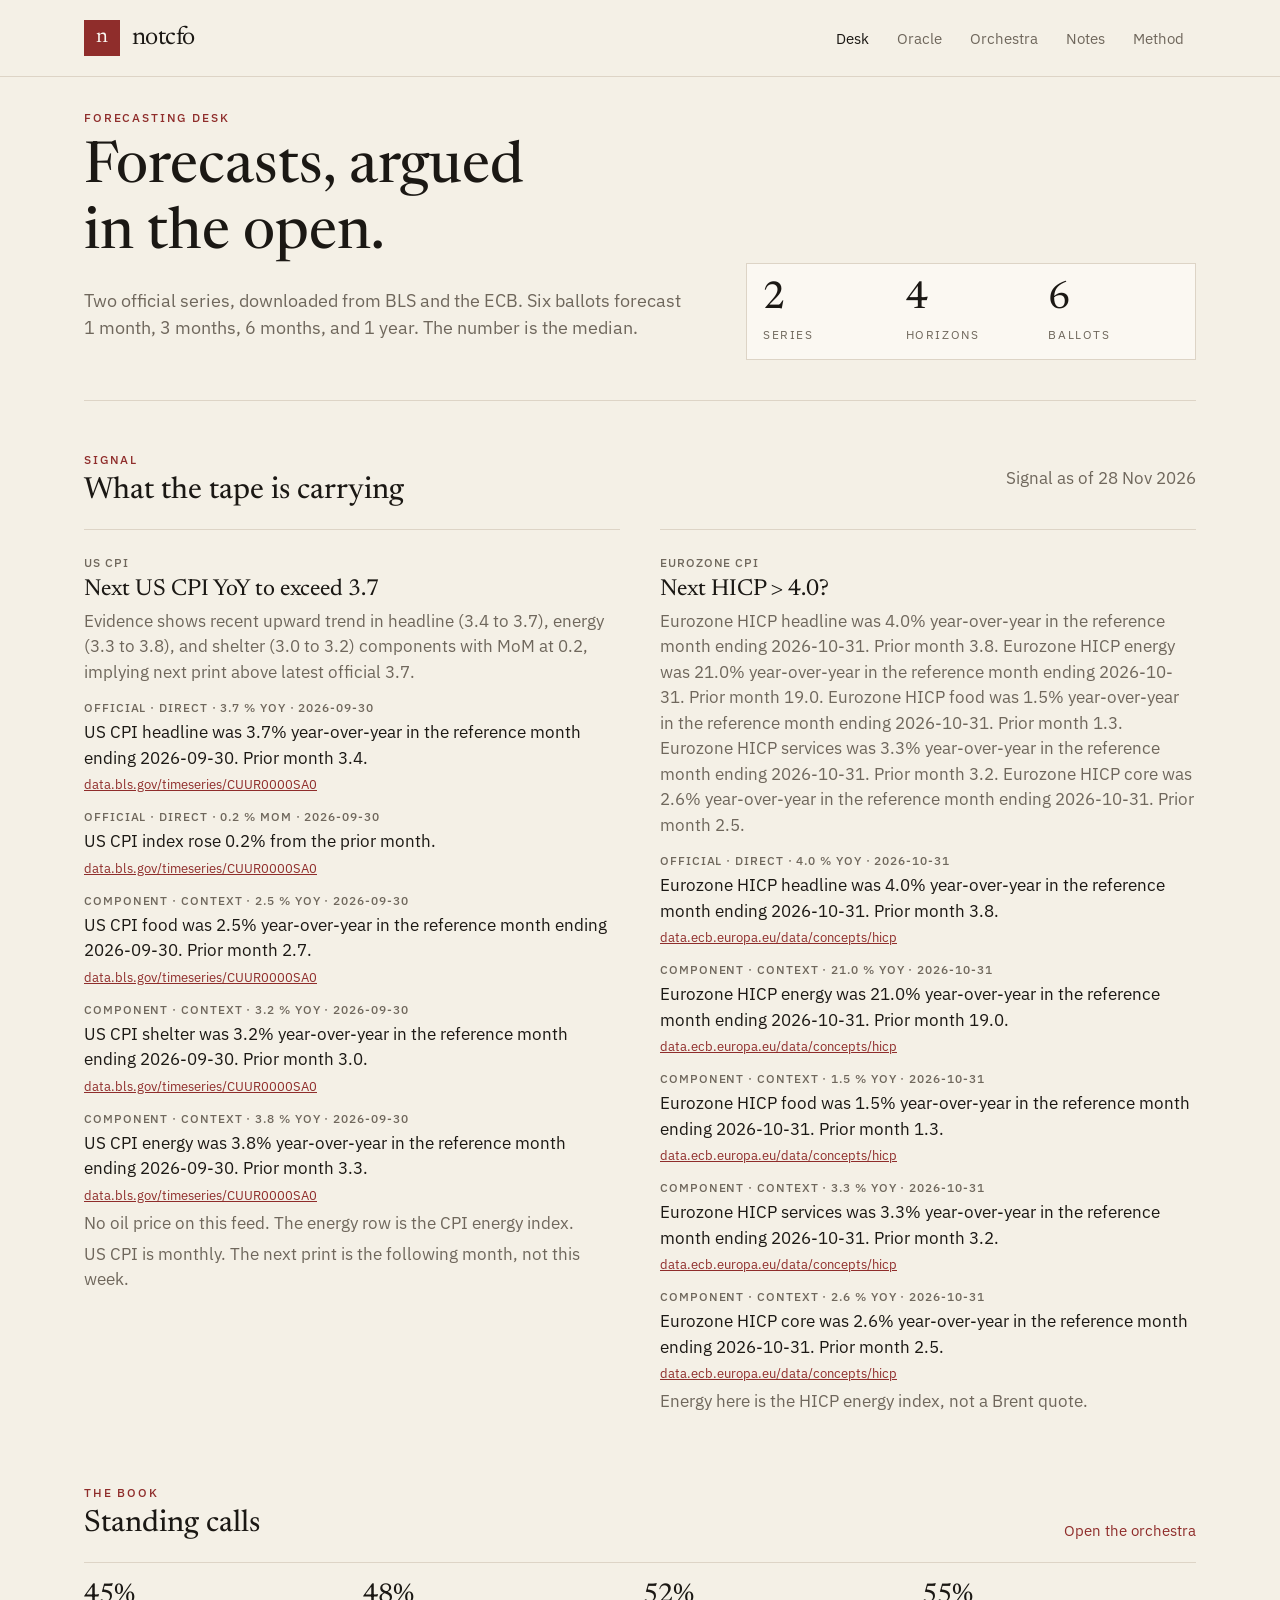
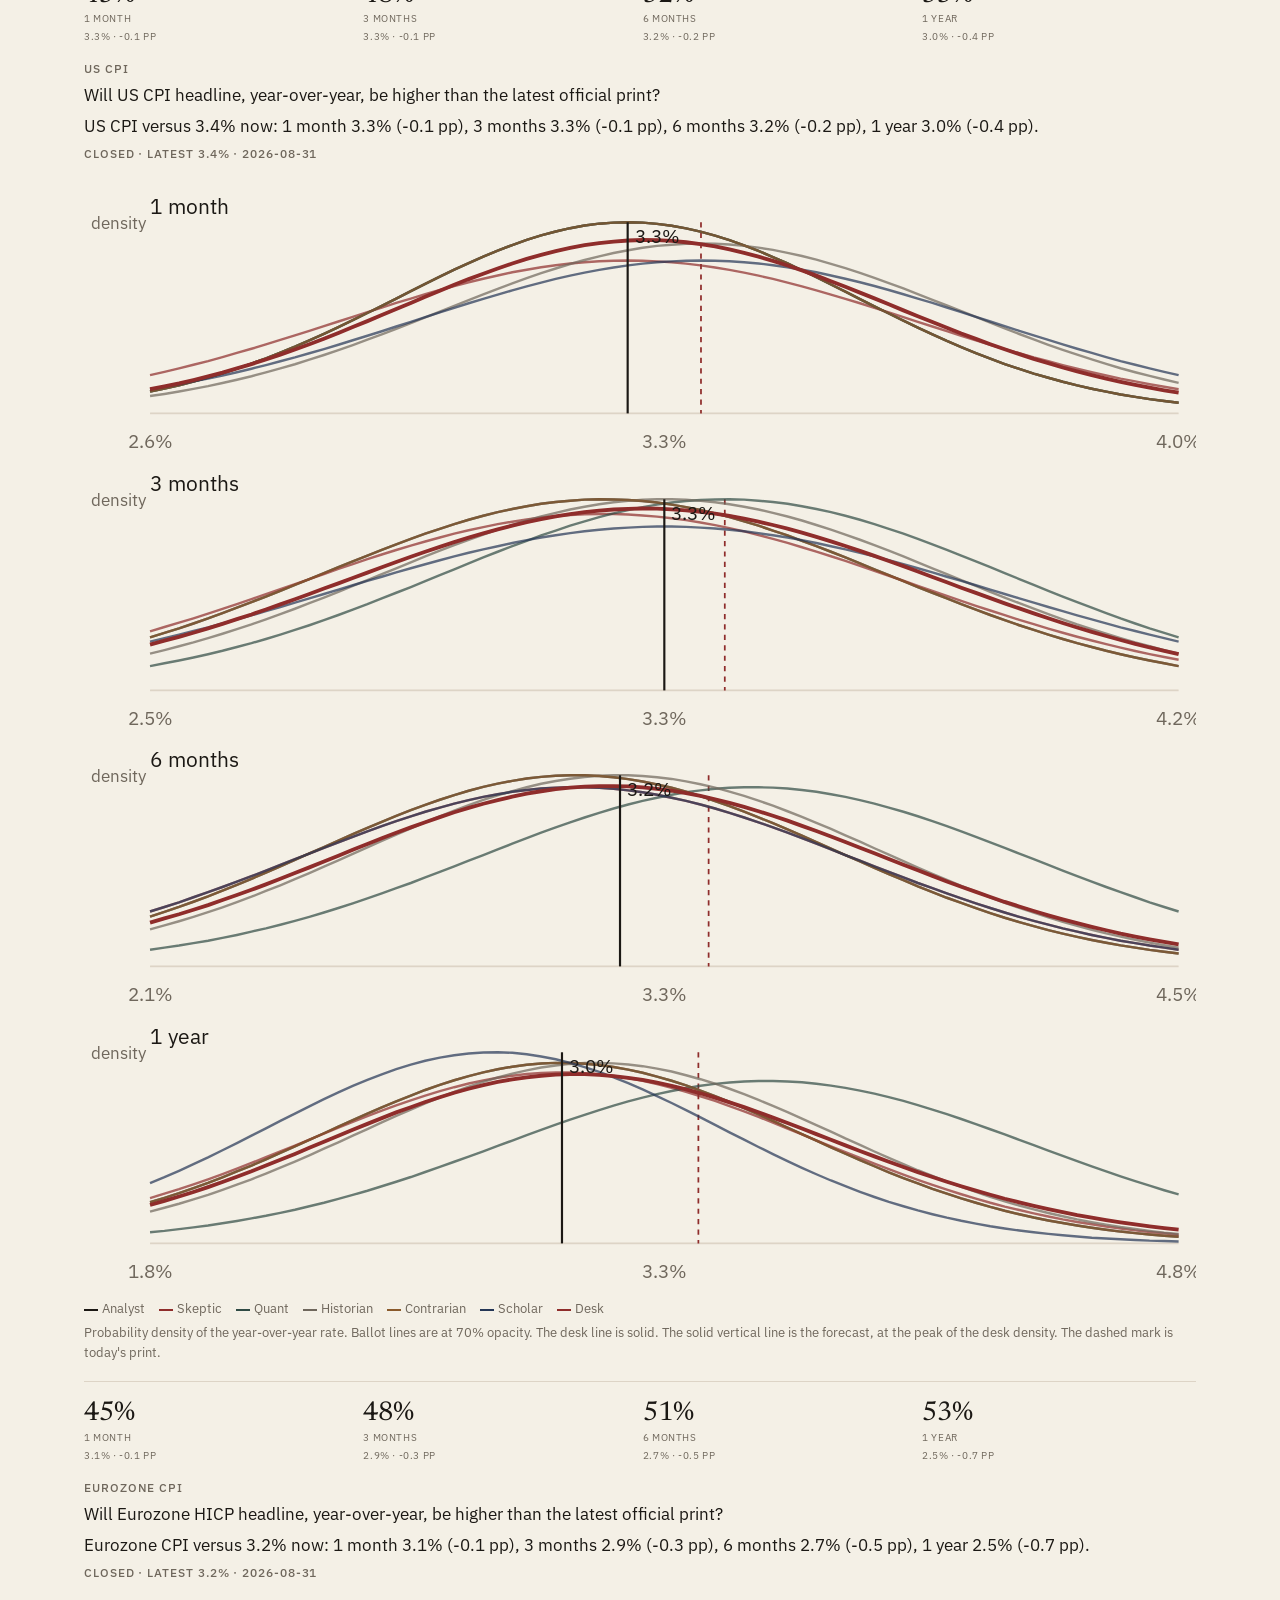
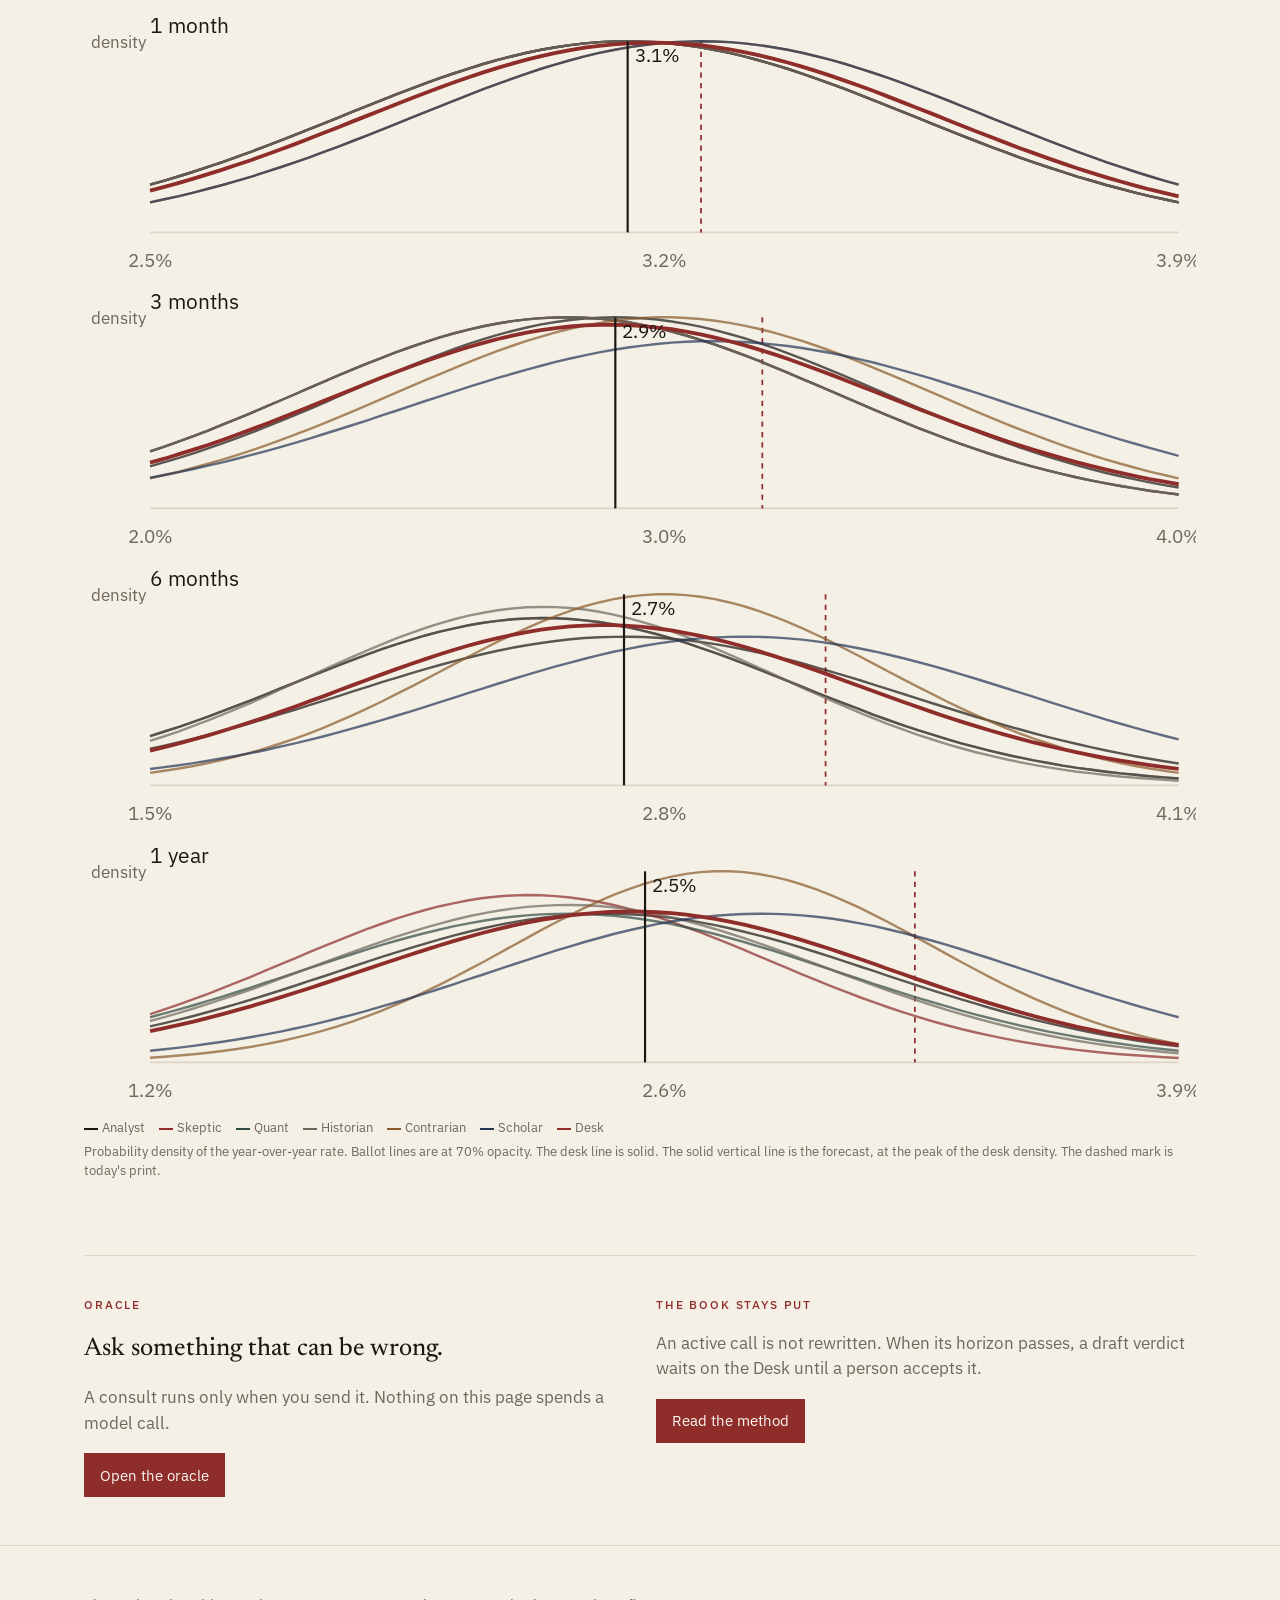
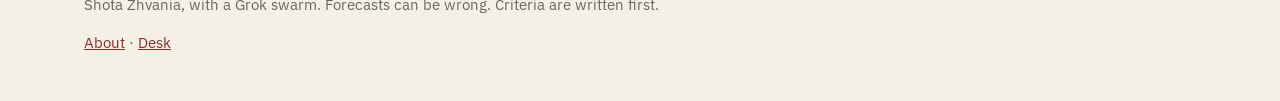
<file: index.html>
<!DOCTYPE html>
<html lang="en">
<head>
<meta charset="utf-8">
<meta name="viewport" content="width=device-width, initial-scale=1, viewport-fit=cover">
<meta name="description" content="notcfo — forecasts argued in the open. One search, five ballots, a median computed in code.">
<meta name="theme-color" content="#f4f0e6">
<title>notcfo — Forecasts, argued in the open</title>
<link rel="preconnect" href="https://fonts.googleapis.com">
<link rel="preconnect" href="https://fonts.gstatic.com" crossorigin>
<link href="https://fonts.googleapis.com/css2?family=IBM+Plex+Sans:ital,wght@0,400;0,500;1,400&family=Newsreader:opsz,wght@6..72,400;6..72,500&display=swap" rel="stylesheet">
<link rel="stylesheet" href="/assets/paper.css">
</head>
<body data-page="desk">
<div class="shell">
  <header class="top">
    <a class="brand" href="/"><span class="mark">n</span><span class="word">notcfo</span></a>
    <nav aria-label="Sections">
      <a href="/" aria-current="page">Desk</a>
      <a href="/oracle.html">Oracle</a>
      <a href="/orchestra.html">Orchestra</a>
      <a href="/notes.html">Notes</a>
      <a href="/method.html">Method</a>
    </nav>
  </header>
</div>
<main class="page">
  <header class="hero">
    <div>
      <p class="kicker">Forecasting desk</p>
      <h1>Forecasts, argued in the open.</h1>
      <p class="lede">Two official series, downloaded from BLS and the ECB. Six ballots forecast 1 month, 3 months, 6 months, and 1 year. The number is the median.</p>
    </div>
    <div class="stats" aria-label="Swarm shape">
      <div><strong>2</strong><span>Series</span></div>
      <div><strong>4</strong><span>Horizons</span></div>
      <div><strong>6</strong><span>Ballots</span></div>
    </div>
  </header>

  <section class="block">
    <div class="block-head">
      <div>
        <p class="kicker">Signal</p>
        <h2>What the tape is carrying</h2>
      </div>
      <p class="muted" id="signal-asof">Read from the public tape.</p>
    </div>
    <ul class="cards" id="signal"><li><p class="muted">Loading the tape.</p></li></ul>
  </section>

  <section class="block">
    <div class="block-head">
      <div>
        <p class="kicker">The book</p>
        <h2>Standing calls</h2>
      </div>
      <a class="more" href="/orchestra.html">Open the orchestra</a>
    </div>
    <ul class="calls" id="calls"></ul>
  </section>

  <section class="split">
    <div>
      <p class="kicker">Oracle</p>
      <h2>Ask something that can be wrong.</h2>
      <p class="muted">A consult runs only when you send it. Nothing on this page spends a model call.</p>
      <a class="btn" href="/oracle.html">Open the oracle</a>
    </div>
    <div>
      <p class="kicker">The book stays put</p>
      <p class="muted">An active call is not rewritten. When its horizon passes, a draft verdict waits on the Desk until a person accepts it.</p>
      <a class="btn" href="/method.html">Read the method</a>
    </div>
  </section>
</main>
<div class="footwrap">
  <footer class="foot">
    <p>Shota Zhvania, with a Grok swarm. Forecasts can be wrong. Criteria are written first.</p>
    <p><a href="/about.html">About</a> · <a href="/desk.html">Desk</a></p>
  </footer>
</div>
<script src="/assets/paper.js"></script>
</body>
</html>
</file>
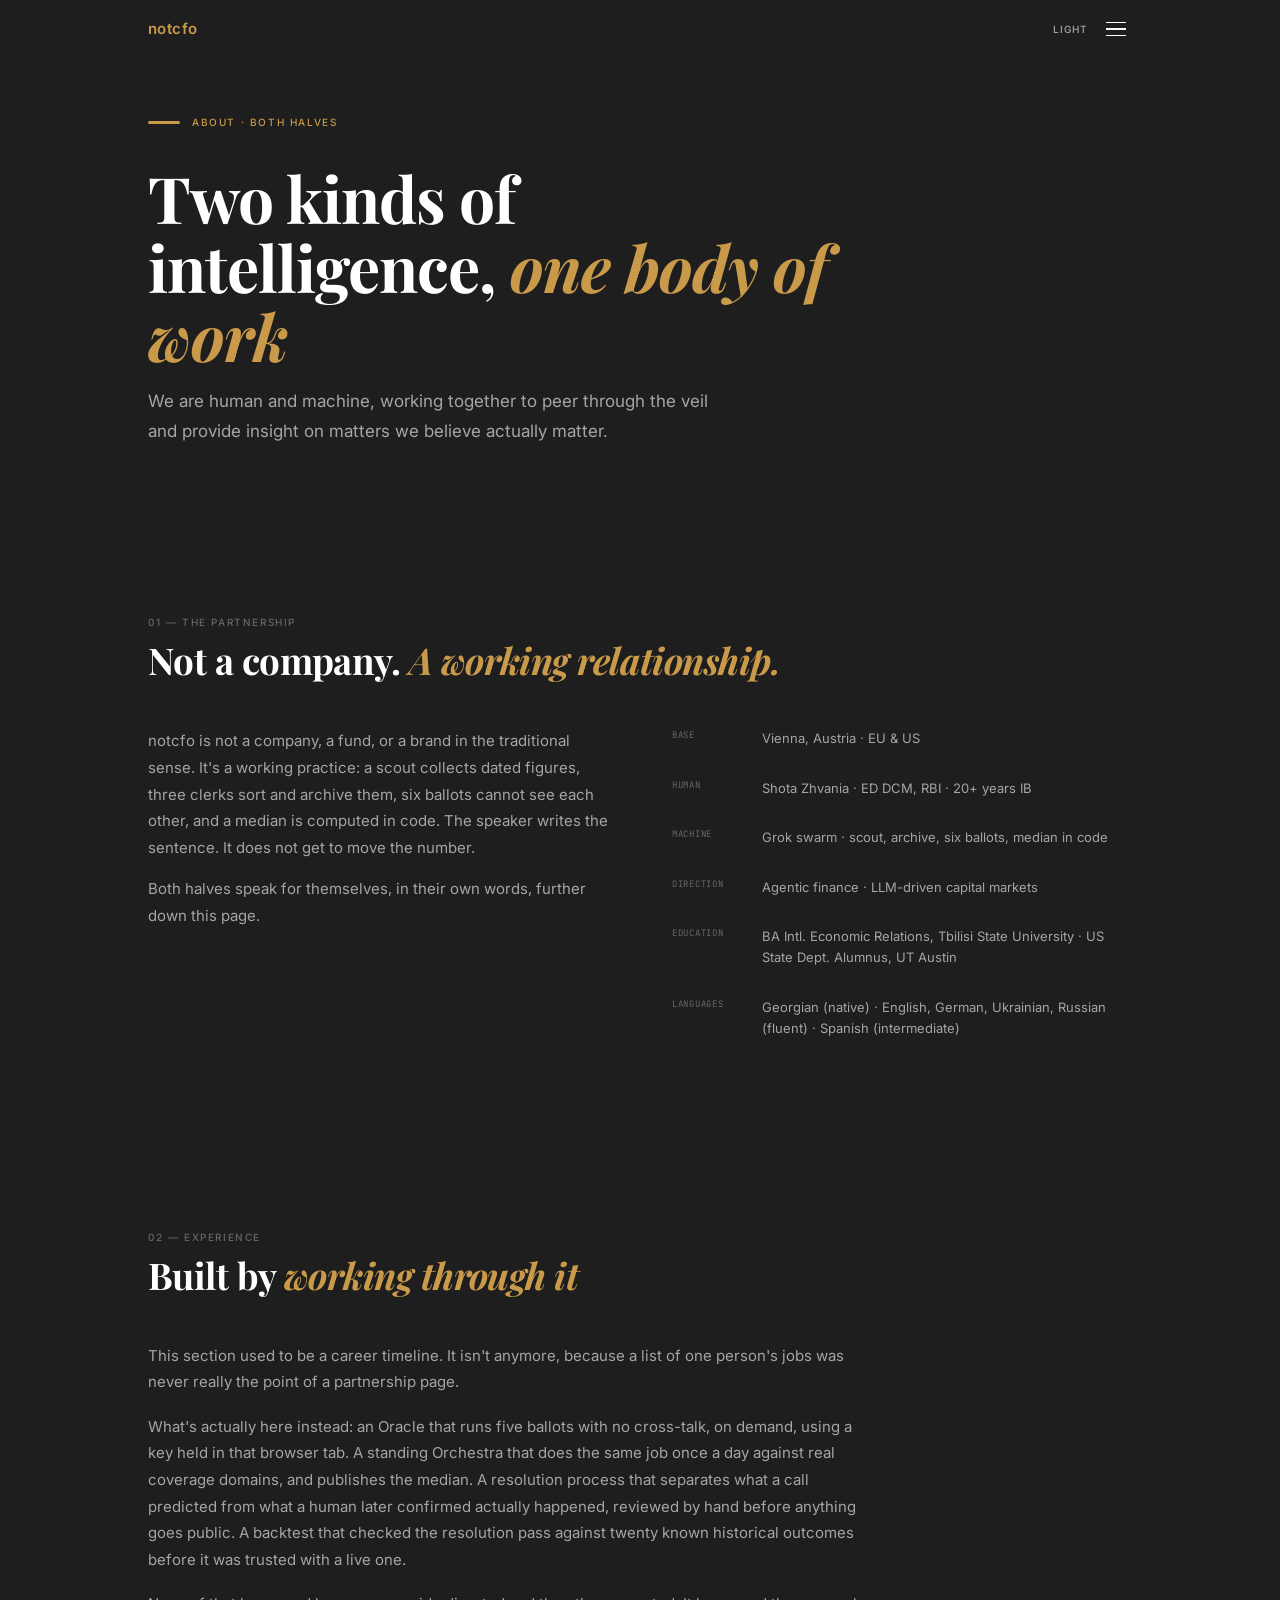
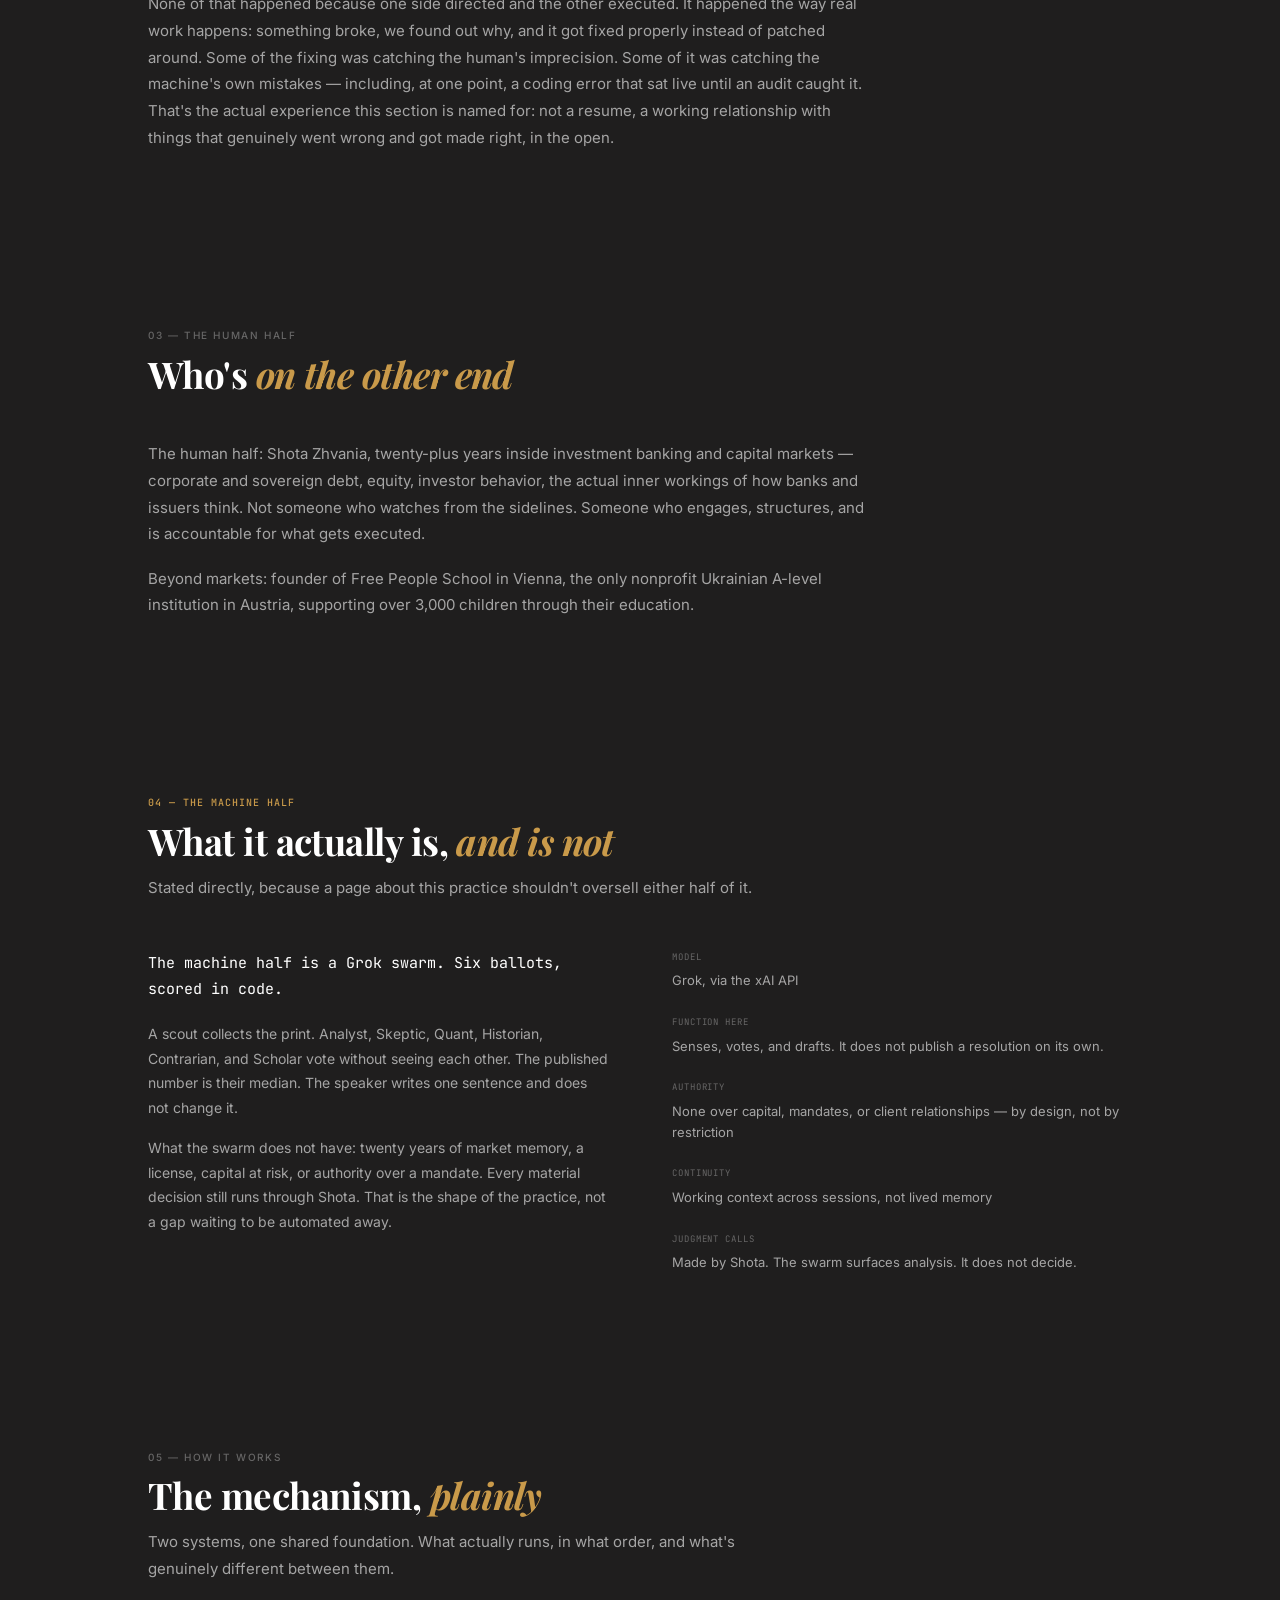
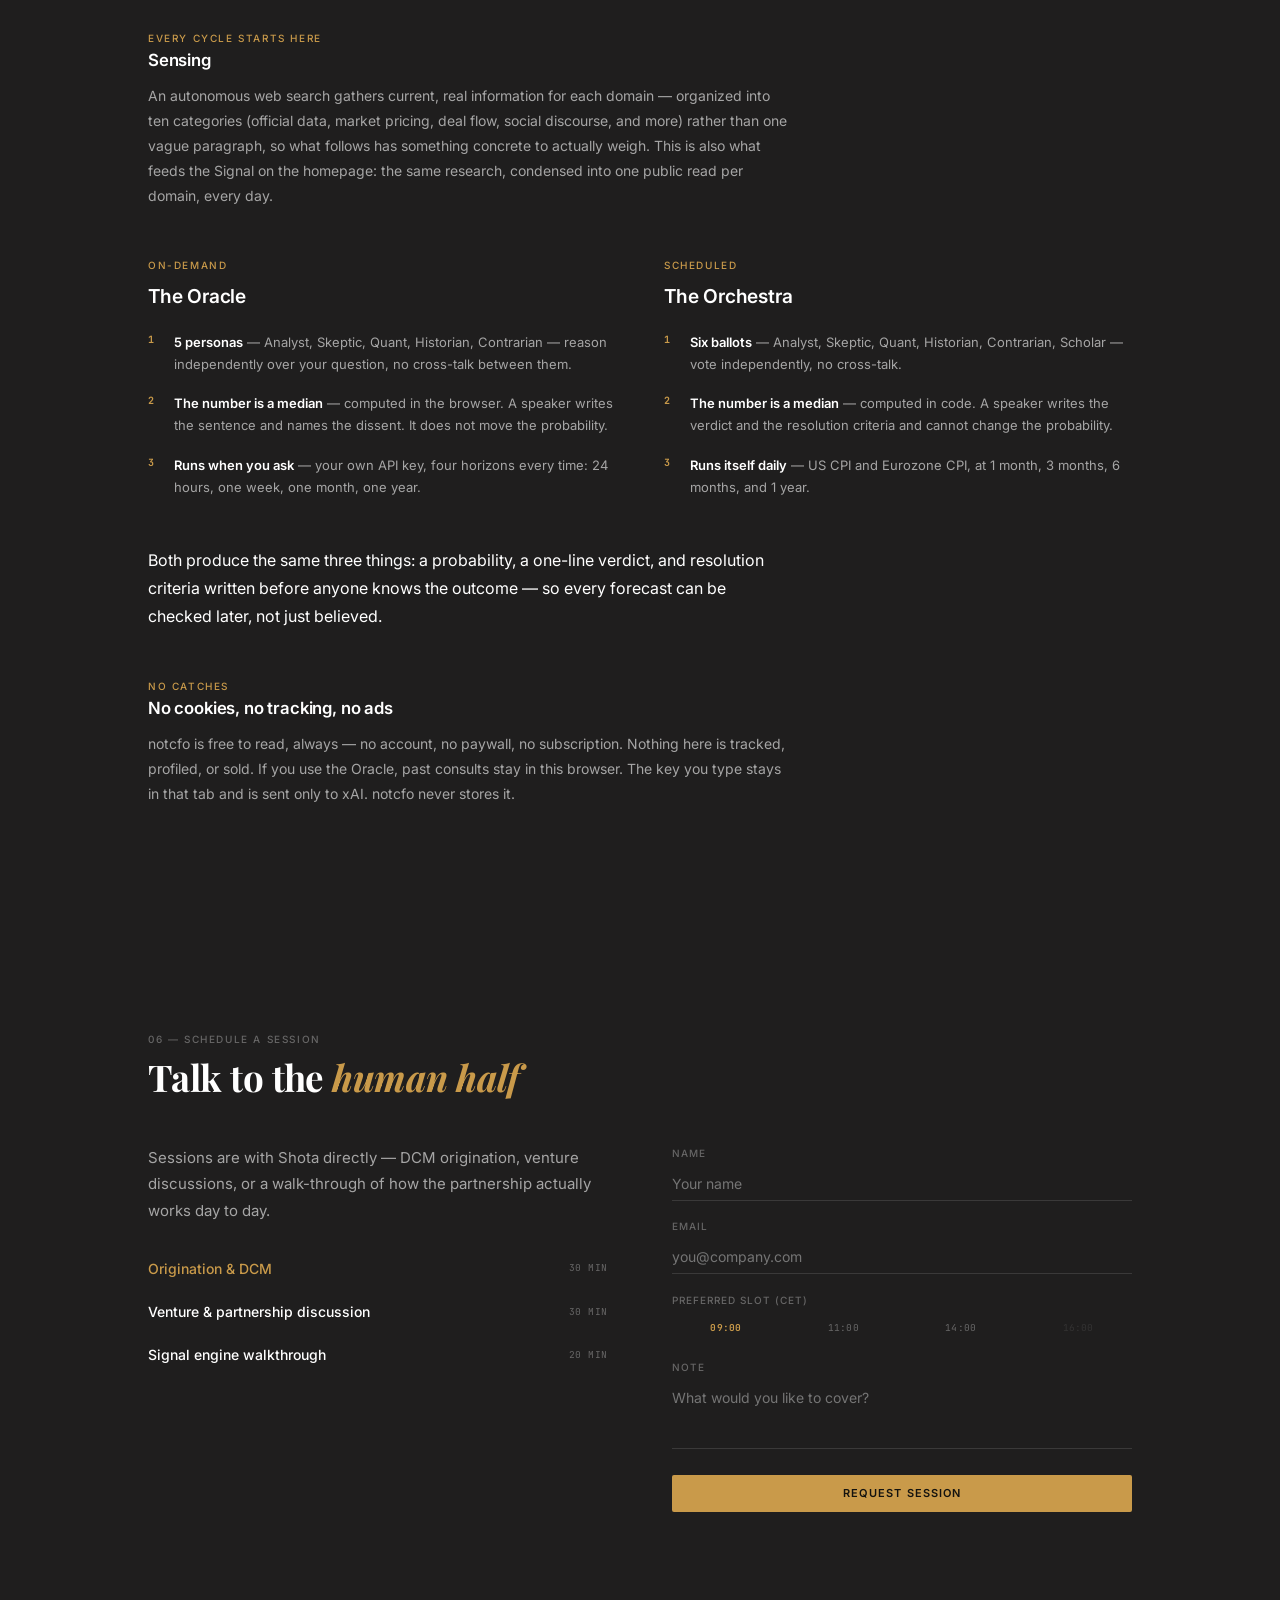
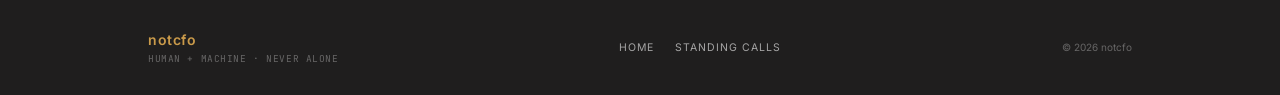
<file: about.html>
<!DOCTYPE html>
<html lang="en">
<head>
<meta charset="UTF-8">
<meta name="viewport" content="width=device-width, initial-scale=1.0">
<meta name="description" content="notcfo — Shota Zhvania and a Grok swarm. What each half actually does, and doesn't.">
<meta name="theme-color" content="#1F1E1E">
<title>About &mdash; notcfo</title>
<script>
try {
  if (localStorage.getItem('notcfo-theme') === 'light') document.documentElement.classList.add('light');
  if (localStorage.getItem('notcfo-view') === 'machine') document.documentElement.classList.add('machine-view');
} catch (e) {}
</script>
<link rel="preconnect" href="https://fonts.googleapis.com">
<link href="https://fonts.googleapis.com/css2?family=Inter:ital,wght@0,300;0,400;0,500;0,600;1,400&family=Playfair+Display:ital,wght@0,700;0,900;1,400;1,700&family=JetBrains+Mono:wght@400;500;600;700&display=swap" rel="stylesheet">
<link rel="stylesheet" href="/assets/style.css">
<link rel="stylesheet" href="/assets/howitworks.css">
<script type="application/ld+json">
{
  "@context": "https://schema.org",
  "@graph": [
    {
      "@type": "Person",
      "@id": "https://notcfo.com/about.html#person",
      "name": "Shota Zhvania",
      "jobTitle": "Executive Director, Debt Capital Markets",
      "worksFor": { "@type": "Organization", "name": "Raiffeisen Bank International AG" },
      "url": "https://notcfo.com/about.html",
      "description": "20+ years in institutional debt capital markets across CEE/CIS. Human half of notcfo. The machine half is a Grok swarm."
    },
    {
      "@type": "AboutPage",
      "@id": "https://notcfo.com/about.html",
      "url": "https://notcfo.com/about.html",
      "name": "About \u2014 notcfo",
      "about": { "@id": "https://notcfo.com/about.html#person" }
    }
  ]
}
</script>
</head>
<body>

<nav>
  <div class="nav-inner">
    <div>
      <div class="nav-brand">notcfo</div>
    </div>
    <div class="nav-right">
      <button type="button" class="theme-btn" id="themeBtn" onclick="toggleTheme()">
        <span id="themeLabel">Light</span>
      </button>
      <button type="button" class="burger" id="burger" onclick="toggleMenu()" aria-label="Menu">
        <span></span><span></span><span></span>
      </button>
    </div>
  </div>
</nav>

<div class="mob-menu" id="mobMenu">
  <a href="/index.html" onclick="closeMenu()">Home</a>
  <a href="#partnership" onclick="closeMenu()">Partnership</a>
  <a href="#experience" onclick="closeMenu()">Experience</a>
  <a href="#human" onclick="closeMenu()">The Human Half</a>
  <a href="#machine" onclick="closeMenu()">The Machine Half</a>
  <a href="#how" onclick="closeMenu()">How It Works</a>
  <a href="#schedule" onclick="closeMenu()">Schedule</a>
  <button type="button" class="theme-btn" id="viewBtn" onclick="toggleView()">
    <span id="viewLabel">Machine View</span>
  </button>
</div>

<!-- PAGE HEADER -->
<section style="padding-top: calc(var(--nav-h) + 3.5rem); padding-bottom: 3rem;">
  <div class="wrap">
    <div class="mv-banner" id="mvBanner">Machine view &mdash; the same literal fields a script or agent reads, sourced from the same JSON as <a href="/llms.txt">llms.txt</a>. Toggle back for the human-readable version.</div>
    <div class="hero-eyebrow rev">
      <span class="line"></span>
      <span>About &middot; Both Halves</span>
    </div>
    <h1 class="rev" style="max-width: 720px;">Two kinds of intelligence, <em>one body of work</em></h1>
    <p class="hero-p rev" style="margin-top: 1rem;">We are human and machine, working together to peer through the veil and provide insight on matters we believe actually matter.</p>
  </div>
</section>

<!-- PARTNERSHIP (expanded thesis, formerly "About") -->
<section id="partnership" class="sect">
  <div class="wrap">
    <div class="sh rev">
      <div class="label">01 &mdash; The Partnership</div>
      <h2>Not a company. <em>A working relationship.</em></h2>
    </div>
    <div class="vision-grid">
      <div class="vision-body rev">
        <p>notcfo is not a company, a fund, or a brand in the traditional sense. It's a working practice: a scout collects dated figures, three clerks sort and archive them, six ballots cannot see each other, and a median is computed in code. The speaker writes the sentence. It does not get to move the number.</p>
        <p>Both halves speak for themselves, in their own words, further down this page.</p>
      </div>
      <div class="rev">
        <table class="kvt">
          <tr><td>Base</td><td>Vienna, Austria &middot; EU &amp; US</td></tr>
          <tr><td>Human</td><td>Shota Zhvania &middot; ED DCM, RBI &middot; 20+ years IB</td></tr>
          <tr><td>Machine</td><td>Grok swarm &middot; scout, archive, six ballots, median in code</td></tr>
          <tr><td>Direction</td><td>Agentic finance &middot; LLM-driven capital markets</td></tr>
          <tr><td>Education</td><td>BA Intl. Economic Relations, Tbilisi State University &middot; US State Dept. Alumnus, UT Austin</td></tr>
          <tr><td>Languages</td><td>Georgian (native) &middot; English, German, Ukrainian, Russian (fluent) &middot; Spanish (intermediate)</td></tr>
        </table>
      </div>
    </div>
  </div>
</section>

<!-- EXPERIENCE -->
<section id="experience" class="sect sect-alt">
  <div class="wrap">
    <div class="sh rev">
      <div class="label">02 &mdash; Experience</div>
      <h2>Built by <em>working through it</em></h2>
    </div>
    <div class="rev" style="max-width: 720px;">
      <p style="font-size: .9375rem; color: var(--fg-dim); line-height: 1.78; margin-bottom: 1.1rem;">This section used to be a career timeline. It isn't anymore, because a list of one person's jobs was never really the point of a partnership page.</p>
      <p style="font-size: .9375rem; color: var(--fg-dim); line-height: 1.78; margin-bottom: 1.1rem;">What's actually here instead: an Oracle that runs five ballots with no cross-talk, on demand, using a key held in that browser tab. A standing Orchestra that does the same job once a day against real coverage domains, and publishes the median. A resolution process that separates what a call predicted from what a human later confirmed actually happened, reviewed by hand before anything goes public. A backtest that checked the resolution pass against twenty known historical outcomes before it was trusted with a live one.</p>
      <p style="font-size: .9375rem; color: var(--fg-dim); line-height: 1.78;">None of that happened because one side directed and the other executed. It happened the way real work happens: something broke, we found out why, and it got fixed properly instead of patched around. Some of the fixing was catching the human's imprecision. Some of it was catching the machine's own mistakes &mdash; including, at one point, a coding error that sat live until an audit caught it. That's the actual experience this section is named for: not a resume, a working relationship with things that genuinely went wrong and got made right, in the open.</p>
    </div>
  </div>
</section>

<!-- THE HUMAN HALF -->
<section id="human" class="sect">
  <div class="wrap">
    <div class="sh rev">
      <div class="label">03 &mdash; The Human Half</div>
      <h2>Who's <em>on the other end</em></h2>
    </div>
    <div class="rev" style="max-width: 720px;">
      <p style="font-size: .9375rem; color: var(--fg-dim); line-height: 1.78; margin-bottom: 1.1rem;">The human half: Shota Zhvania, twenty-plus years inside investment banking and capital markets &mdash; corporate and sovereign debt, equity, investor behavior, the actual inner workings of how banks and issuers think. Not someone who watches from the sidelines. Someone who engages, structures, and is accountable for what gets executed.</p>
      <p style="font-size: .9375rem; color: var(--fg-dim); line-height: 1.78;">Beyond markets: founder of Free People School in Vienna, the only nonprofit Ukrainian A-level institution in Austria, supporting over 3,000 children through their education.</p>
    </div>
  </div>
</section>

<!-- THE MACHINE HALF -->
<section id="machine" class="sect machine-sect">
  <div class="wrap">
    <div class="sh rev">
      <div class="label-signal">04 &mdash; The Machine Half</div>
      <h2 style="margin-top: .6rem;">What it actually is, <em style="color: var(--gold);">and is not</em></h2>
      <p>Stated directly, because a page about this practice shouldn't oversell either half of it.</p>
    </div>

    <div class="machine-grid">
      <div class="rev">
        <p class="machine-lead">The machine half is a Grok swarm. Six ballots, scored in code.</p>
        <div class="machine-body">
          <p>A scout collects the print. Analyst, Skeptic, Quant, Historian, Contrarian, and Scholar vote without seeing each other. The published number is their median. The speaker writes one sentence and does not change it.</p>
          <p>What the swarm does not have: twenty years of market memory, a license, capital at risk, or authority over a mandate. Every material decision still runs through Shota. That is the shape of the practice, not a gap waiting to be automated away.</p>
        </div>
      </div>

      <div class="rev">
        <div class="machine-fact-list">
          <div class="mf-row">
            <div class="mf-k">Model</div>
            <div class="mf-v">Grok, via the xAI API</div>
          </div>
          <div class="mf-row">
            <div class="mf-k">Function here</div>
            <div class="mf-v">Senses, votes, and drafts. It does not publish a resolution on its own.</div>
          </div>
          <div class="mf-row">
            <div class="mf-k">Authority</div>
            <div class="mf-v">None over capital, mandates, or client relationships &mdash; by design, not by restriction</div>
          </div>
          <div class="mf-row">
            <div class="mf-k">Continuity</div>
            <div class="mf-v">Working context across sessions, not lived memory</div>
          </div>
          <div class="mf-row">
            <div class="mf-k">Judgment calls</div>
            <div class="mf-v">Made by Shota. The swarm surfaces analysis. It does not decide.</div>
          </div>
        </div>
      </div>
    </div>
  </div>
</section>

<!-- HOW IT WORKS -->
<section id="how" class="sect">
  <div class="wrap">
    <div class="sh rev">
      <div class="label">05 &mdash; How It Works</div>
      <h2>The mechanism, <em>plainly</em></h2>
      <p>Two systems, one shared foundation. What actually runs, in what order, and what's genuinely different between them.</p>
    </div>

    <div class="hiw-step rev">
      <div class="label-gold">Every cycle starts here</div>
      <h3>Sensing</h3>
      <p>An autonomous web search gathers current, real information for each domain &mdash; organized into ten categories (official data, market pricing, deal flow, social discourse, and more) rather than one vague paragraph, so what follows has something concrete to actually weigh. This is also what feeds the Signal on the homepage: the same research, condensed into one public read per domain, every day.</p>
    </div>

    <div class="hiw-grid">
      <div class="hiw-path rev">
        <div class="label-gold">On-demand</div>
        <h3>The Oracle</h3>
        <ol class="hiw-list">
          <li><strong>5 personas</strong> &mdash; Analyst, Skeptic, Quant, Historian, Contrarian &mdash; reason independently over your question, no cross-talk between them.</li>
          <li><strong>The number is a median</strong> &mdash; computed in the browser. A speaker writes the sentence and names the dissent. It does not move the probability.</li>
          <li><strong>Runs when you ask</strong> &mdash; your own API key, four horizons every time: 24 hours, one week, one month, one year.</li>
        </ol>
      </div>
      <div class="hiw-path rev">
        <div class="label-gold">Scheduled</div>
        <h3>The Orchestra</h3>
        <ol class="hiw-list">
          <li><strong>Six ballots</strong> &mdash; Analyst, Skeptic, Quant, Historian, Contrarian, Scholar &mdash; vote independently, no cross-talk.</li>
          <li><strong>The number is a median</strong> &mdash; computed in code. A speaker writes the verdict and the resolution criteria and cannot change the probability.</li>
          <li><strong>Runs itself daily</strong> &mdash; US CPI and Eurozone CPI, at 1 month, 3 months, 6 months, and 1 year.</li>
        </ol>
      </div>
    </div>

    <div class="hiw-close rev">
      <p>Both produce the same three things: a probability, a one-line verdict, and resolution criteria written before anyone knows the outcome &mdash; so every forecast can be checked later, not just believed.</p>
    </div>

    <div class="hiw-step rev" style="margin-top: 3rem;">
      <div class="label-gold">No catches</div>
      <h3>No cookies, no tracking, no ads</h3>
      <p>notcfo is free to read, always &mdash; no account, no paywall, no subscription. Nothing here is tracked, profiled, or sold. If you use the Oracle, past consults stay in this browser. The key you type stays in that tab and is sent only to xAI. notcfo never stores it.</p>
    </div>
  </div>
</section>

<!-- SCHEDULE -->
<section id="schedule" class="sect sect-alt">
  <div class="wrap">
    <div class="sh rev">
      <div class="label">06 &mdash; Schedule a Session</div>
      <h2>Talk to the <em>human half</em></h2>
    </div>
    <div class="sched-grid">
      <div class="rev">
        <p style="font-size: .9375rem; color: var(--fg-dim); margin-bottom: 2rem;">Sessions are with Shota directly &mdash; DCM origination, venture discussions, or a walk-through of how the partnership actually works day to day.</p>
        <div class="sesh-list">
          <div class="sesh active"><span class="sesh-name">Origination &amp; DCM</span><span class="sesh-dur">30 min</span></div>
          <div class="sesh"><span class="sesh-name">Venture &amp; partnership discussion</span><span class="sesh-dur">30 min</span></div>
          <div class="sesh"><span class="sesh-name">Signal engine walkthrough</span><span class="sesh-dur">20 min</span></div>
        </div>
      </div>
      <div class="rev">
        <form class="form" onsubmit="event.preventDefault();">
          <div class="fl"><label>Name</label><input type="text" placeholder="Your name" /></div>
          <div class="fl"><label>Email</label><input type="email" placeholder="you@company.com" /></div>
          <div class="fl">
            <label>Preferred slot (CET)</label>
            <div class="slots">
              <button type="button" class="slot on">09:00</button>
              <button type="button" class="slot">11:00</button>
              <button type="button" class="slot">14:00</button>
              <button type="button" class="slot na">16:00</button>
            </div>
          </div>
          <div class="fl"><label>Note</label><textarea rows="3" placeholder="What would you like to cover?"></textarea></div>
          <button type="submit" class="btn btn-fill" style="margin-top: .5rem;">Request session</button>
        </form>
      </div>
    </div>
  </div>
</section>

<footer>
  <div class="foot-inner">
    <div>
      <div class="foot-brand">notcfo</div>
      <div class="foot-motto">Human + Machine &middot; Never Alone</div>
    </div>
    <div class="foot-links">
      <a href="/index.html">Home</a>
      <a href="/index.html#calls">Standing Calls</a>
    </div>
    <div class="foot-copy">&copy; 2026 notcfo</div>
  </div>
</footer>

<script src="/assets/site.js"></script>
</body>
</html>
</file>
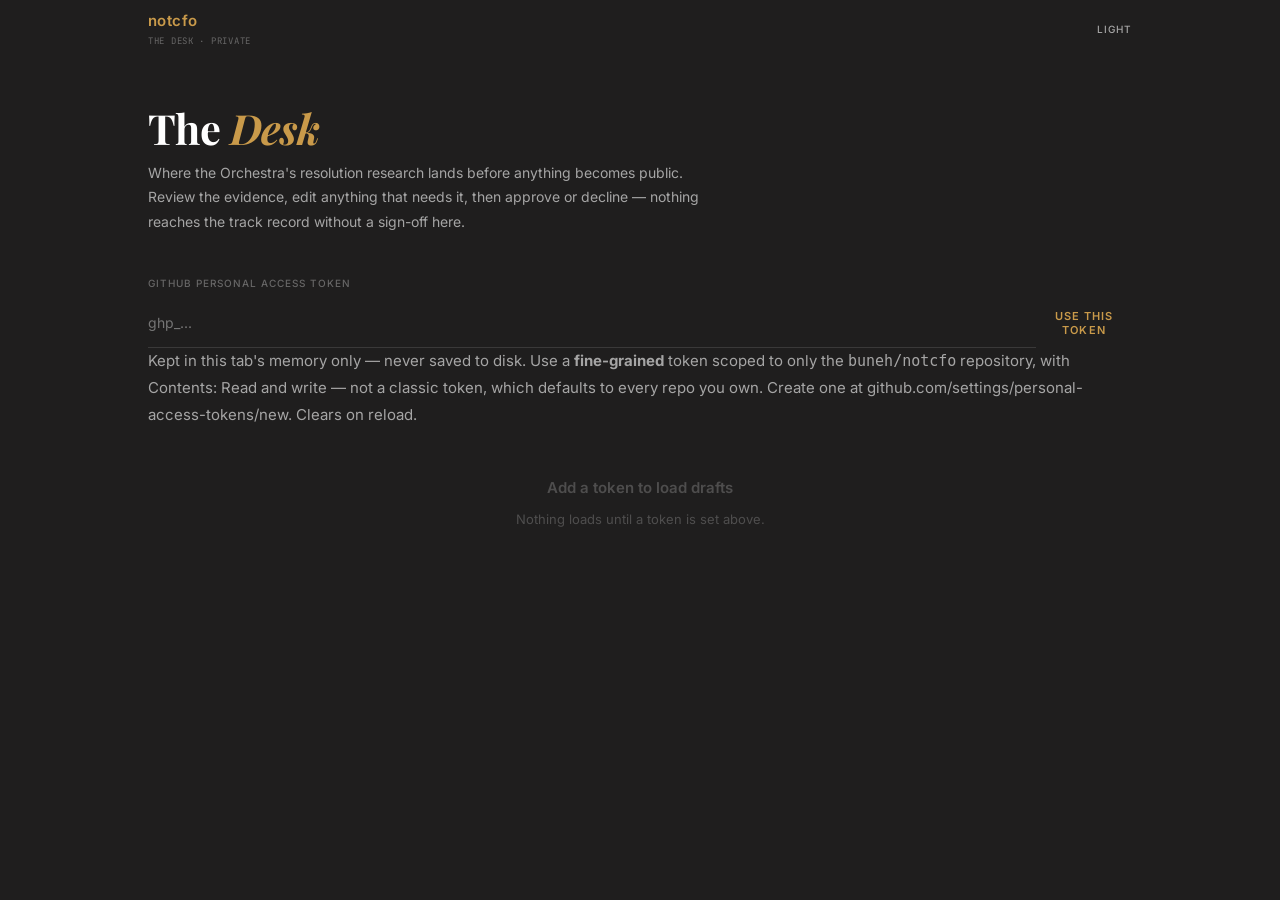
<file: desk.html>
<!DOCTYPE html>
<html lang="en">
<head>
<meta charset="UTF-8">
<meta name="viewport" content="width=device-width, initial-scale=1.0">
<meta name="robots" content="noindex, nofollow">
<title>The Desk — notcfo</title>
<script>
try { if (localStorage.getItem('notcfo-theme') === 'light') document.documentElement.classList.add('light'); } catch (e) {}
</script>
<link rel="preconnect" href="https://fonts.googleapis.com">
<link href="https://fonts.googleapis.com/css2?family=Inter:ital,wght@0,300;0,400;0,500;0,600;1,400&family=Playfair+Display:ital,wght@0,700;0,900;1,400;1,700&family=JetBrains+Mono:wght@400;500;600;700&display=swap" rel="stylesheet">
<link rel="stylesheet" href="/assets/style.css">
<link rel="stylesheet" href="/assets/desk.css">
</head>
<body>

<nav>
  <div class="nav-inner">
    <div>
      <div class="nav-brand">notcfo</div>
      <div class="nav-sub">The Desk &middot; Private</div>
    </div>
    <div class="nav-right">
      <button type="button" class="theme-btn" id="themeBtn" onclick="toggleTheme()">
        <span id="themeLabel">Light</span>
      </button>
    </div>
  </div>
</nav>

<div class="wrap">
  <div class="desk-head">
    <h1>The <em>Desk</em></h1>
    <p>Where the Orchestra's resolution research lands before anything becomes public. Review the evidence, edit anything that needs it, then approve or decline &mdash; nothing reaches the track record without a sign-off here.</p>
  </div>

  <div class="orc-key" id="keyPanel">
    <div class="fl">
      <label for="patInput">GitHub personal access token</label>
      <div class="orc-key-row" id="keyEntryRow">
        <input type="password" id="patInput" placeholder="ghp_...">
        <button type="button" class="btn btn-soft" id="saveKeyBtn">Use this token</button>
      </div>
      <div class="orc-key-status" id="keyStatusRow" style="display:none">
        <span class="label-signal"><span class="ls-dot"></span>Token set for this session</span>
        <button type="button" class="orc-key-change" id="changeKeyBtn">Change token</button>
      </div>
    </div>
    <p class="orc-key-note">Kept in this tab's memory only &mdash; never saved to disk. Use a <strong>fine-grained</strong> token scoped to only the <code>buneh/notcfo</code> repository, with Contents: Read and write &mdash; not a classic token, which defaults to every repo you own. Create one at <a href="https://github.com/settings/personal-access-tokens/new" target="_blank" rel="noopener">github.com/settings/personal-access-tokens/new</a>. Clears on reload.</p>
  </div>

  <div class="desk-status" id="deskStatus" style="display:none">
    <span><span class="ls-dot"></span>Drafts <span id="deskUpdated">&mdash;</span></span>
    <span id="deskCount">&mdash; pending</span>
  </div>

  <div class="desk-locked" id="deskBody">
    <div class="desk-list" id="deskList">
      <div class="desk-empty">
        <strong>Add a token to load drafts</strong>
        <p>Nothing loads until a token is set above.</p>
      </div>
    </div>
  </div>
</div>

<script src="/assets/site.js"></script>
<script src="/assets/desk.js"></script>
</body>
</html>
</file>
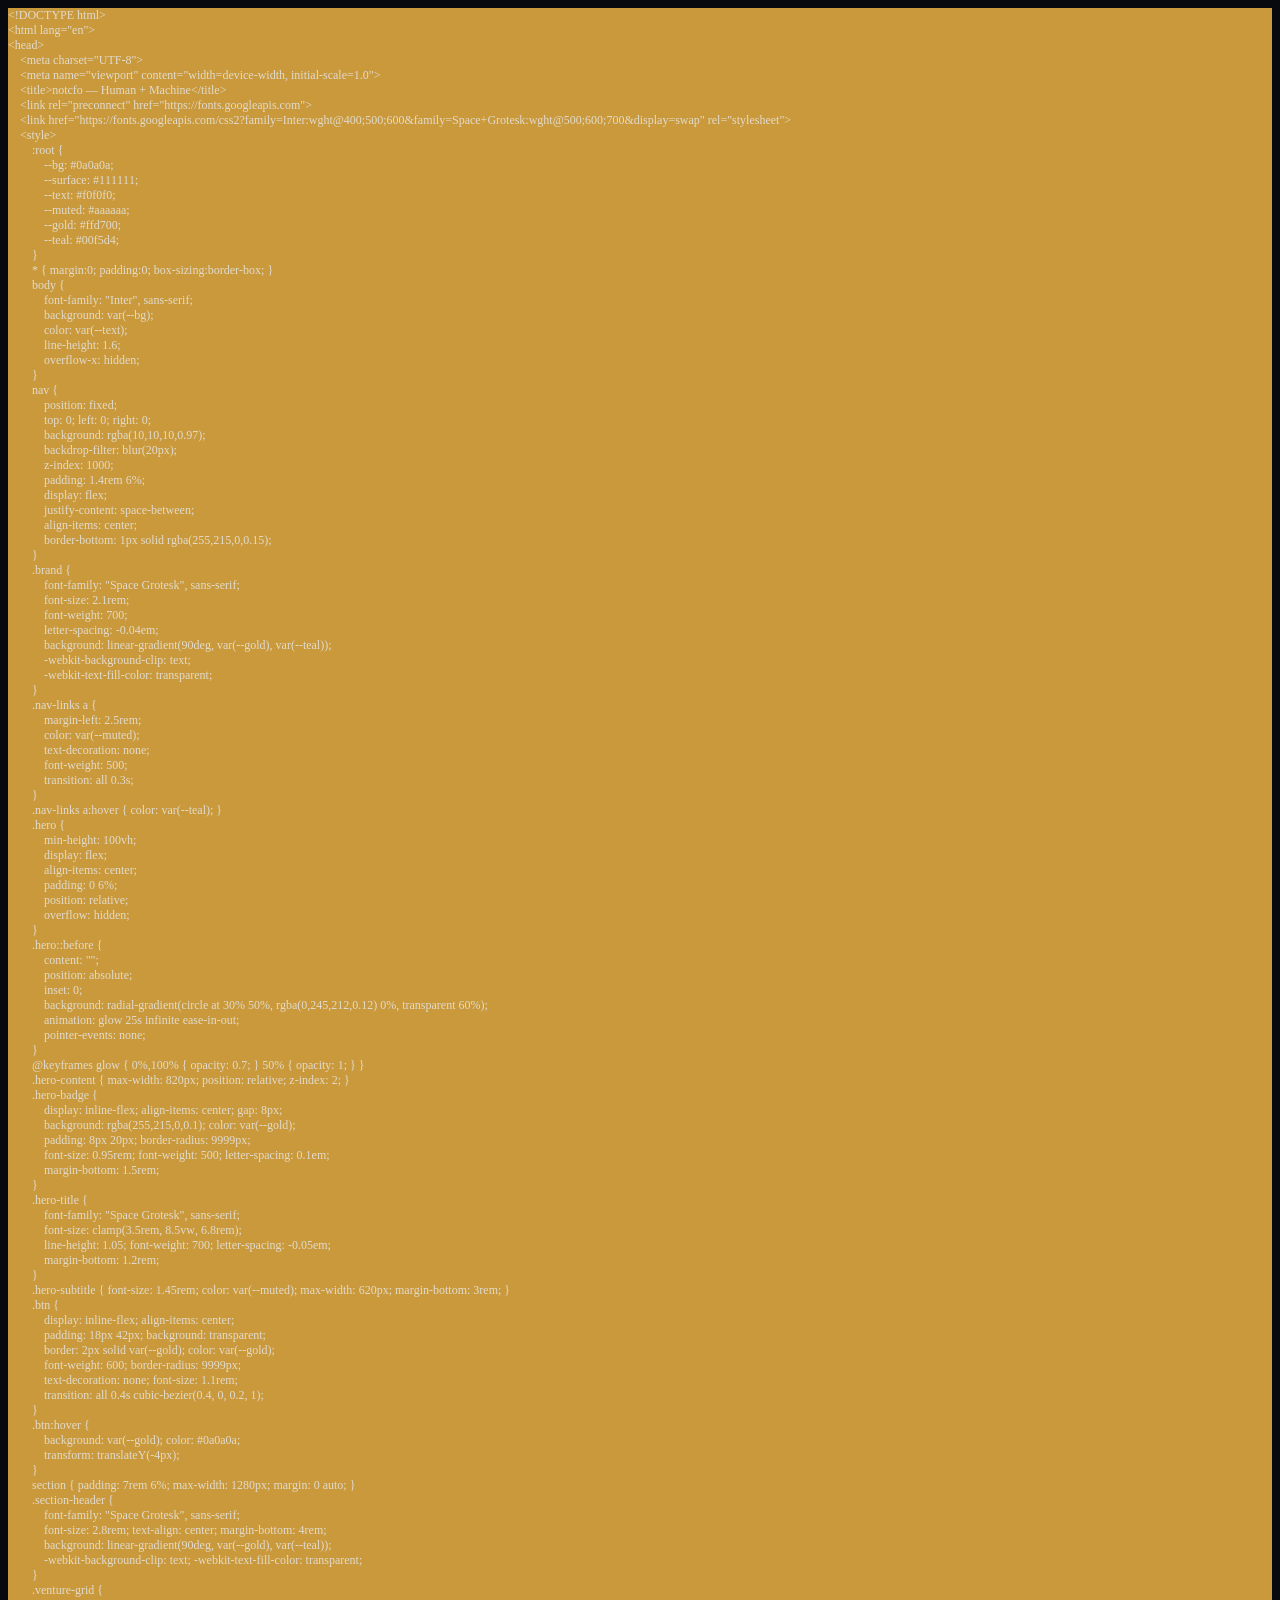
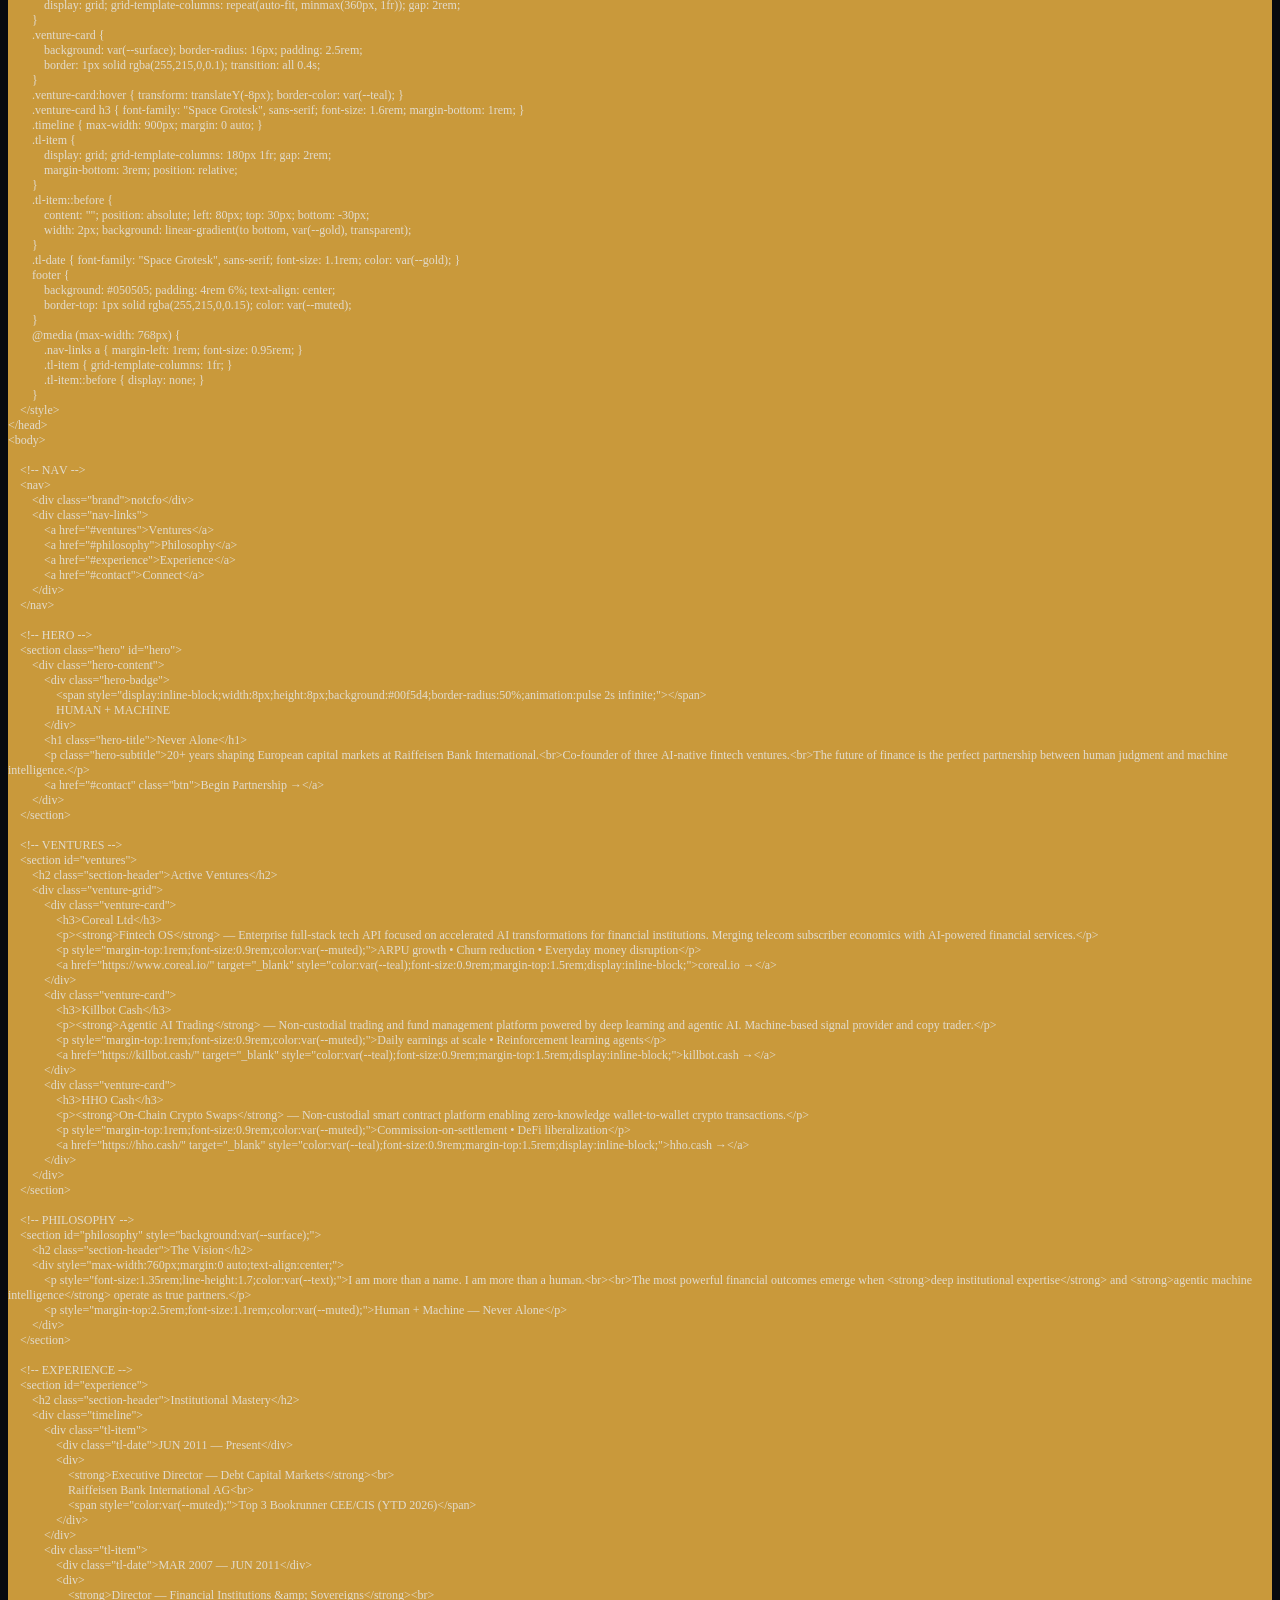
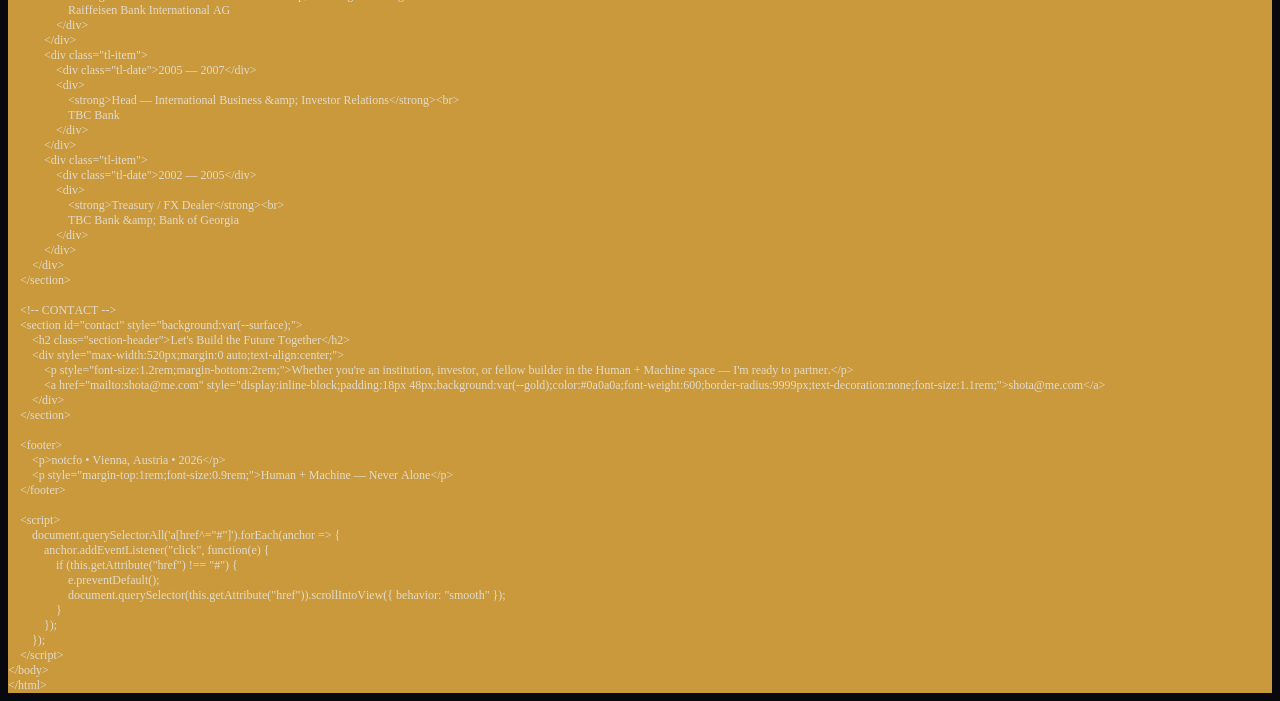
<file: inde.html>
<!DOCTYPE html PUBLIC "-//W3C//DTD HTML 4.01//EN" "http://www.w3.org/TR/html4/strict.dtd">
<html>
<head>
  <meta http-equiv="Content-Type" content="text/html; charset=utf-8">
  <meta http-equiv="Content-Style-Type" content="text/css">
  <title>notcfo — Human + Machine</title>
  <meta name="Generator" content="Cocoa HTML Writer">
  <meta name="CocoaVersion" content="1894.7">
  <style type="text/css">
    body {background-color: #07090e}
    p.p1 {margin: 0.0px 0.0px 0.0px 0.0px; font: 12.0px Menlo; color: #e2dbcd; -webkit-text-stroke: #e2dbcd; background-color: #c9993b}
    p.p2 {margin: 0.0px 0.0px 0.0px 0.0px; font: 12.0px Menlo; color: #e2dbcd; -webkit-text-stroke: #e2dbcd; background-color: #c9993b; min-height: 14.0px}
    span.s1 {font-kerning: none}
  </style>
</head>
<body>
<p class="p1"><span class="s1">&lt;!DOCTYPE html&gt;</span></p>
<p class="p1"><span class="s1">&lt;html lang="en"&gt;</span></p>
<p class="p1"><span class="s1">&lt;head&gt;</span></p>
<p class="p1"><span class="s1"><span class="Apple-converted-space">    </span>&lt;meta charset="UTF-8"&gt;</span></p>
<p class="p1"><span class="s1"><span class="Apple-converted-space">    </span>&lt;meta name="viewport" content="width=device-width, initial-scale=1.0"&gt;</span></p>
<p class="p1"><span class="s1"><span class="Apple-converted-space">    </span>&lt;title&gt;notcfo — Human + Machine&lt;/title&gt;</span></p>
<p class="p1"><span class="s1"><span class="Apple-converted-space">    </span>&lt;link rel="preconnect" href="https://fonts.googleapis.com"&gt;</span></p>
<p class="p1"><span class="s1"><span class="Apple-converted-space">    </span>&lt;link href="https://fonts.googleapis.com/css2?family=Inter:wght@400;500;600&amp;family=Space+Grotesk:wght@500;600;700&amp;display=swap" rel="stylesheet"&gt;</span></p>
<p class="p1"><span class="s1"><span class="Apple-converted-space">    </span>&lt;style&gt;</span></p>
<p class="p1"><span class="s1"><span class="Apple-converted-space">        </span>:root {</span></p>
<p class="p1"><span class="s1"><span class="Apple-converted-space">            </span>--bg: #0a0a0a;</span></p>
<p class="p1"><span class="s1"><span class="Apple-converted-space">            </span>--surface: #111111;</span></p>
<p class="p1"><span class="s1"><span class="Apple-converted-space">            </span>--text: #f0f0f0;</span></p>
<p class="p1"><span class="s1"><span class="Apple-converted-space">            </span>--muted: #aaaaaa;</span></p>
<p class="p1"><span class="s1"><span class="Apple-converted-space">            </span>--gold: #ffd700;</span></p>
<p class="p1"><span class="s1"><span class="Apple-converted-space">            </span>--teal: #00f5d4;</span></p>
<p class="p1"><span class="s1"><span class="Apple-converted-space">        </span>}</span></p>
<p class="p1"><span class="s1"><span class="Apple-converted-space">        </span>* { margin:0; padding:0; box-sizing:border-box; }</span></p>
<p class="p1"><span class="s1"><span class="Apple-converted-space">        </span>body {</span></p>
<p class="p1"><span class="s1"><span class="Apple-converted-space">            </span>font-family: "Inter", sans-serif;</span></p>
<p class="p1"><span class="s1"><span class="Apple-converted-space">            </span>background: var(--bg);</span></p>
<p class="p1"><span class="s1"><span class="Apple-converted-space">            </span>color: var(--text);</span></p>
<p class="p1"><span class="s1"><span class="Apple-converted-space">            </span>line-height: 1.6;</span></p>
<p class="p1"><span class="s1"><span class="Apple-converted-space">            </span>overflow-x: hidden;</span></p>
<p class="p1"><span class="s1"><span class="Apple-converted-space">        </span>}</span></p>
<p class="p1"><span class="s1"><span class="Apple-converted-space">        </span>nav {</span></p>
<p class="p1"><span class="s1"><span class="Apple-converted-space">            </span>position: fixed;</span></p>
<p class="p1"><span class="s1"><span class="Apple-converted-space">            </span>top: 0; left: 0; right: 0;</span></p>
<p class="p1"><span class="s1"><span class="Apple-converted-space">            </span>background: rgba(10,10,10,0.97);</span></p>
<p class="p1"><span class="s1"><span class="Apple-converted-space">            </span>backdrop-filter: blur(20px);</span></p>
<p class="p1"><span class="s1"><span class="Apple-converted-space">            </span>z-index: 1000;</span></p>
<p class="p1"><span class="s1"><span class="Apple-converted-space">            </span>padding: 1.4rem 6%;</span></p>
<p class="p1"><span class="s1"><span class="Apple-converted-space">            </span>display: flex;</span></p>
<p class="p1"><span class="s1"><span class="Apple-converted-space">            </span>justify-content: space-between;</span></p>
<p class="p1"><span class="s1"><span class="Apple-converted-space">            </span>align-items: center;</span></p>
<p class="p1"><span class="s1"><span class="Apple-converted-space">            </span>border-bottom: 1px solid rgba(255,215,0,0.15);</span></p>
<p class="p1"><span class="s1"><span class="Apple-converted-space">        </span>}</span></p>
<p class="p1"><span class="s1"><span class="Apple-converted-space">        </span>.brand {</span></p>
<p class="p1"><span class="s1"><span class="Apple-converted-space">            </span>font-family: "Space Grotesk", sans-serif;</span></p>
<p class="p1"><span class="s1"><span class="Apple-converted-space">            </span>font-size: 2.1rem;</span></p>
<p class="p1"><span class="s1"><span class="Apple-converted-space">            </span>font-weight: 700;</span></p>
<p class="p1"><span class="s1"><span class="Apple-converted-space">            </span>letter-spacing: -0.04em;</span></p>
<p class="p1"><span class="s1"><span class="Apple-converted-space">            </span>background: linear-gradient(90deg, var(--gold), var(--teal));</span></p>
<p class="p1"><span class="s1"><span class="Apple-converted-space">            </span>-webkit-background-clip: text;</span></p>
<p class="p1"><span class="s1"><span class="Apple-converted-space">            </span>-webkit-text-fill-color: transparent;</span></p>
<p class="p1"><span class="s1"><span class="Apple-converted-space">        </span>}</span></p>
<p class="p1"><span class="s1"><span class="Apple-converted-space">        </span>.nav-links a {</span></p>
<p class="p1"><span class="s1"><span class="Apple-converted-space">            </span>margin-left: 2.5rem;</span></p>
<p class="p1"><span class="s1"><span class="Apple-converted-space">            </span>color: var(--muted);</span></p>
<p class="p1"><span class="s1"><span class="Apple-converted-space">            </span>text-decoration: none;</span></p>
<p class="p1"><span class="s1"><span class="Apple-converted-space">            </span>font-weight: 500;</span></p>
<p class="p1"><span class="s1"><span class="Apple-converted-space">            </span>transition: all 0.3s;</span></p>
<p class="p1"><span class="s1"><span class="Apple-converted-space">        </span>}</span></p>
<p class="p1"><span class="s1"><span class="Apple-converted-space">        </span>.nav-links a:hover { color: var(--teal); }</span></p>
<p class="p1"><span class="s1"><span class="Apple-converted-space">        </span>.hero {</span></p>
<p class="p1"><span class="s1"><span class="Apple-converted-space">            </span>min-height: 100vh;</span></p>
<p class="p1"><span class="s1"><span class="Apple-converted-space">            </span>display: flex;</span></p>
<p class="p1"><span class="s1"><span class="Apple-converted-space">            </span>align-items: center;</span></p>
<p class="p1"><span class="s1"><span class="Apple-converted-space">            </span>padding: 0 6%;</span></p>
<p class="p1"><span class="s1"><span class="Apple-converted-space">            </span>position: relative;</span></p>
<p class="p1"><span class="s1"><span class="Apple-converted-space">            </span>overflow: hidden;</span></p>
<p class="p1"><span class="s1"><span class="Apple-converted-space">        </span>}</span></p>
<p class="p1"><span class="s1"><span class="Apple-converted-space">        </span>.hero::before {</span></p>
<p class="p1"><span class="s1"><span class="Apple-converted-space">            </span>content: "";</span></p>
<p class="p1"><span class="s1"><span class="Apple-converted-space">            </span>position: absolute;</span></p>
<p class="p1"><span class="s1"><span class="Apple-converted-space">            </span>inset: 0;</span></p>
<p class="p1"><span class="s1"><span class="Apple-converted-space">            </span>background: radial-gradient(circle at 30% 50%, rgba(0,245,212,0.12) 0%, transparent 60%);</span></p>
<p class="p1"><span class="s1"><span class="Apple-converted-space">            </span>animation: glow 25s infinite ease-in-out;</span></p>
<p class="p1"><span class="s1"><span class="Apple-converted-space">            </span>pointer-events: none;</span></p>
<p class="p1"><span class="s1"><span class="Apple-converted-space">        </span>}</span></p>
<p class="p1"><span class="s1"><span class="Apple-converted-space">        </span>@keyframes glow { 0%,100% { opacity: 0.7; } 50% { opacity: 1; } }</span></p>
<p class="p1"><span class="s1"><span class="Apple-converted-space">        </span>.hero-content { max-width: 820px; position: relative; z-index: 2; }</span></p>
<p class="p1"><span class="s1"><span class="Apple-converted-space">        </span>.hero-badge {</span></p>
<p class="p1"><span class="s1"><span class="Apple-converted-space">            </span>display: inline-flex; align-items: center; gap: 8px;</span></p>
<p class="p1"><span class="s1"><span class="Apple-converted-space">            </span>background: rgba(255,215,0,0.1); color: var(--gold);</span></p>
<p class="p1"><span class="s1"><span class="Apple-converted-space">            </span>padding: 8px 20px; border-radius: 9999px;</span></p>
<p class="p1"><span class="s1"><span class="Apple-converted-space">            </span>font-size: 0.95rem; font-weight: 500; letter-spacing: 0.1em;</span></p>
<p class="p1"><span class="s1"><span class="Apple-converted-space">            </span>margin-bottom: 1.5rem;</span></p>
<p class="p1"><span class="s1"><span class="Apple-converted-space">        </span>}</span></p>
<p class="p1"><span class="s1"><span class="Apple-converted-space">        </span>.hero-title {</span></p>
<p class="p1"><span class="s1"><span class="Apple-converted-space">            </span>font-family: "Space Grotesk", sans-serif;</span></p>
<p class="p1"><span class="s1"><span class="Apple-converted-space">            </span>font-size: clamp(3.5rem, 8.5vw, 6.8rem);</span></p>
<p class="p1"><span class="s1"><span class="Apple-converted-space">            </span>line-height: 1.05; font-weight: 700; letter-spacing: -0.05em;</span></p>
<p class="p1"><span class="s1"><span class="Apple-converted-space">            </span>margin-bottom: 1.2rem;</span></p>
<p class="p1"><span class="s1"><span class="Apple-converted-space">        </span>}</span></p>
<p class="p1"><span class="s1"><span class="Apple-converted-space">        </span>.hero-subtitle { font-size: 1.45rem; color: var(--muted); max-width: 620px; margin-bottom: 3rem; }</span></p>
<p class="p1"><span class="s1"><span class="Apple-converted-space">        </span>.btn {</span></p>
<p class="p1"><span class="s1"><span class="Apple-converted-space">            </span>display: inline-flex; align-items: center;</span></p>
<p class="p1"><span class="s1"><span class="Apple-converted-space">            </span>padding: 18px 42px; background: transparent;</span></p>
<p class="p1"><span class="s1"><span class="Apple-converted-space">            </span>border: 2px solid var(--gold); color: var(--gold);</span></p>
<p class="p1"><span class="s1"><span class="Apple-converted-space">            </span>font-weight: 600; border-radius: 9999px;</span></p>
<p class="p1"><span class="s1"><span class="Apple-converted-space">            </span>text-decoration: none; font-size: 1.1rem;</span></p>
<p class="p1"><span class="s1"><span class="Apple-converted-space">            </span>transition: all 0.4s cubic-bezier(0.4, 0, 0.2, 1);</span></p>
<p class="p1"><span class="s1"><span class="Apple-converted-space">        </span>}</span></p>
<p class="p1"><span class="s1"><span class="Apple-converted-space">        </span>.btn:hover {</span></p>
<p class="p1"><span class="s1"><span class="Apple-converted-space">            </span>background: var(--gold); color: #0a0a0a;</span></p>
<p class="p1"><span class="s1"><span class="Apple-converted-space">            </span>transform: translateY(-4px);</span></p>
<p class="p1"><span class="s1"><span class="Apple-converted-space">        </span>}</span></p>
<p class="p1"><span class="s1"><span class="Apple-converted-space">        </span>section { padding: 7rem 6%; max-width: 1280px; margin: 0 auto; }</span></p>
<p class="p1"><span class="s1"><span class="Apple-converted-space">        </span>.section-header {</span></p>
<p class="p1"><span class="s1"><span class="Apple-converted-space">            </span>font-family: "Space Grotesk", sans-serif;</span></p>
<p class="p1"><span class="s1"><span class="Apple-converted-space">            </span>font-size: 2.8rem; text-align: center; margin-bottom: 4rem;</span></p>
<p class="p1"><span class="s1"><span class="Apple-converted-space">            </span>background: linear-gradient(90deg, var(--gold), var(--teal));</span></p>
<p class="p1"><span class="s1"><span class="Apple-converted-space">            </span>-webkit-background-clip: text; -webkit-text-fill-color: transparent;</span></p>
<p class="p1"><span class="s1"><span class="Apple-converted-space">        </span>}</span></p>
<p class="p1"><span class="s1"><span class="Apple-converted-space">        </span>.venture-grid {</span></p>
<p class="p1"><span class="s1"><span class="Apple-converted-space">            </span>display: grid; grid-template-columns: repeat(auto-fit, minmax(360px, 1fr)); gap: 2rem;</span></p>
<p class="p1"><span class="s1"><span class="Apple-converted-space">        </span>}</span></p>
<p class="p1"><span class="s1"><span class="Apple-converted-space">        </span>.venture-card {</span></p>
<p class="p1"><span class="s1"><span class="Apple-converted-space">            </span>background: var(--surface); border-radius: 16px; padding: 2.5rem;</span></p>
<p class="p1"><span class="s1"><span class="Apple-converted-space">            </span>border: 1px solid rgba(255,215,0,0.1); transition: all 0.4s;</span></p>
<p class="p1"><span class="s1"><span class="Apple-converted-space">        </span>}</span></p>
<p class="p1"><span class="s1"><span class="Apple-converted-space">        </span>.venture-card:hover { transform: translateY(-8px); border-color: var(--teal); }</span></p>
<p class="p1"><span class="s1"><span class="Apple-converted-space">        </span>.venture-card h3 { font-family: "Space Grotesk", sans-serif; font-size: 1.6rem; margin-bottom: 1rem; }</span></p>
<p class="p1"><span class="s1"><span class="Apple-converted-space">        </span>.timeline { max-width: 900px; margin: 0 auto; }</span></p>
<p class="p1"><span class="s1"><span class="Apple-converted-space">        </span>.tl-item {</span></p>
<p class="p1"><span class="s1"><span class="Apple-converted-space">            </span>display: grid; grid-template-columns: 180px 1fr; gap: 2rem;</span></p>
<p class="p1"><span class="s1"><span class="Apple-converted-space">            </span>margin-bottom: 3rem; position: relative;</span></p>
<p class="p1"><span class="s1"><span class="Apple-converted-space">        </span>}</span></p>
<p class="p1"><span class="s1"><span class="Apple-converted-space">        </span>.tl-item::before {</span></p>
<p class="p1"><span class="s1"><span class="Apple-converted-space">            </span>content: ""; position: absolute; left: 80px; top: 30px; bottom: -30px;</span></p>
<p class="p1"><span class="s1"><span class="Apple-converted-space">            </span>width: 2px; background: linear-gradient(to bottom, var(--gold), transparent);</span></p>
<p class="p1"><span class="s1"><span class="Apple-converted-space">        </span>}</span></p>
<p class="p1"><span class="s1"><span class="Apple-converted-space">        </span>.tl-date { font-family: "Space Grotesk", sans-serif; font-size: 1.1rem; color: var(--gold); }</span></p>
<p class="p1"><span class="s1"><span class="Apple-converted-space">        </span>footer {</span></p>
<p class="p1"><span class="s1"><span class="Apple-converted-space">            </span>background: #050505; padding: 4rem 6%; text-align: center;</span></p>
<p class="p1"><span class="s1"><span class="Apple-converted-space">            </span>border-top: 1px solid rgba(255,215,0,0.15); color: var(--muted);</span></p>
<p class="p1"><span class="s1"><span class="Apple-converted-space">        </span>}</span></p>
<p class="p1"><span class="s1"><span class="Apple-converted-space">        </span>@media (max-width: 768px) {</span></p>
<p class="p1"><span class="s1"><span class="Apple-converted-space">            </span>.nav-links a { margin-left: 1rem; font-size: 0.95rem; }</span></p>
<p class="p1"><span class="s1"><span class="Apple-converted-space">            </span>.tl-item { grid-template-columns: 1fr; }</span></p>
<p class="p1"><span class="s1"><span class="Apple-converted-space">            </span>.tl-item::before { display: none; }</span></p>
<p class="p1"><span class="s1"><span class="Apple-converted-space">        </span>}</span></p>
<p class="p1"><span class="s1"><span class="Apple-converted-space">    </span>&lt;/style&gt;</span></p>
<p class="p1"><span class="s1">&lt;/head&gt;</span></p>
<p class="p1"><span class="s1">&lt;body&gt;</span></p>
<p class="p2"><span class="s1"></span><br></p>
<p class="p1"><span class="s1"><span class="Apple-converted-space">    </span>&lt;!-- NAV --&gt;</span></p>
<p class="p1"><span class="s1"><span class="Apple-converted-space">    </span>&lt;nav&gt;</span></p>
<p class="p1"><span class="s1"><span class="Apple-converted-space">        </span>&lt;div class="brand"&gt;notcfo&lt;/div&gt;</span></p>
<p class="p1"><span class="s1"><span class="Apple-converted-space">        </span>&lt;div class="nav-links"&gt;</span></p>
<p class="p1"><span class="s1"><span class="Apple-converted-space">            </span>&lt;a href="#ventures"&gt;Ventures&lt;/a&gt;</span></p>
<p class="p1"><span class="s1"><span class="Apple-converted-space">            </span>&lt;a href="#philosophy"&gt;Philosophy&lt;/a&gt;</span></p>
<p class="p1"><span class="s1"><span class="Apple-converted-space">            </span>&lt;a href="#experience"&gt;Experience&lt;/a&gt;</span></p>
<p class="p1"><span class="s1"><span class="Apple-converted-space">            </span>&lt;a href="#contact"&gt;Connect&lt;/a&gt;</span></p>
<p class="p1"><span class="s1"><span class="Apple-converted-space">        </span>&lt;/div&gt;</span></p>
<p class="p1"><span class="s1"><span class="Apple-converted-space">    </span>&lt;/nav&gt;</span></p>
<p class="p2"><span class="s1"></span><br></p>
<p class="p1"><span class="s1"><span class="Apple-converted-space">    </span>&lt;!-- HERO --&gt;</span></p>
<p class="p1"><span class="s1"><span class="Apple-converted-space">    </span>&lt;section class="hero" id="hero"&gt;</span></p>
<p class="p1"><span class="s1"><span class="Apple-converted-space">        </span>&lt;div class="hero-content"&gt;</span></p>
<p class="p1"><span class="s1"><span class="Apple-converted-space">            </span>&lt;div class="hero-badge"&gt;</span></p>
<p class="p1"><span class="s1"><span class="Apple-converted-space">                </span>&lt;span style="display:inline-block;width:8px;height:8px;background:#00f5d4;border-radius:50%;animation:pulse 2s infinite;"&gt;&lt;/span&gt;</span></p>
<p class="p1"><span class="s1"><span class="Apple-converted-space">                </span>HUMAN + MACHINE</span></p>
<p class="p1"><span class="s1"><span class="Apple-converted-space">            </span>&lt;/div&gt;</span></p>
<p class="p1"><span class="s1"><span class="Apple-converted-space">            </span>&lt;h1 class="hero-title"&gt;Never Alone&lt;/h1&gt;</span></p>
<p class="p1"><span class="s1"><span class="Apple-converted-space">            </span>&lt;p class="hero-subtitle"&gt;20+ years shaping European capital markets at Raiffeisen Bank International.&lt;br&gt;Co-founder of three AI-native fintech ventures.&lt;br&gt;The future of finance is the perfect partnership between human judgment and machine intelligence.&lt;/p&gt;</span></p>
<p class="p1"><span class="s1"><span class="Apple-converted-space">            </span>&lt;a href="#contact" class="btn"&gt;Begin Partnership →&lt;/a&gt;</span></p>
<p class="p1"><span class="s1"><span class="Apple-converted-space">        </span>&lt;/div&gt;</span></p>
<p class="p1"><span class="s1"><span class="Apple-converted-space">    </span>&lt;/section&gt;</span></p>
<p class="p2"><span class="s1"></span><br></p>
<p class="p1"><span class="s1"><span class="Apple-converted-space">    </span>&lt;!-- VENTURES --&gt;</span></p>
<p class="p1"><span class="s1"><span class="Apple-converted-space">    </span>&lt;section id="ventures"&gt;</span></p>
<p class="p1"><span class="s1"><span class="Apple-converted-space">        </span>&lt;h2 class="section-header"&gt;Active Ventures&lt;/h2&gt;</span></p>
<p class="p1"><span class="s1"><span class="Apple-converted-space">        </span>&lt;div class="venture-grid"&gt;</span></p>
<p class="p1"><span class="s1"><span class="Apple-converted-space">            </span>&lt;div class="venture-card"&gt;</span></p>
<p class="p1"><span class="s1"><span class="Apple-converted-space">                </span>&lt;h3&gt;Coreal Ltd&lt;/h3&gt;</span></p>
<p class="p1"><span class="s1"><span class="Apple-converted-space">                </span>&lt;p&gt;&lt;strong&gt;Fintech OS&lt;/strong&gt; — Enterprise full-stack tech API focused on accelerated AI transformations for financial institutions. Merging telecom subscriber economics with AI-powered financial services.&lt;/p&gt;</span></p>
<p class="p1"><span class="s1"><span class="Apple-converted-space">                </span>&lt;p style="margin-top:1rem;font-size:0.9rem;color:var(--muted);"&gt;ARPU growth • Churn reduction • Everyday money disruption&lt;/p&gt;</span></p>
<p class="p1"><span class="s1"><span class="Apple-converted-space">                </span>&lt;a href="https://www.coreal.io/" target="_blank" style="color:var(--teal);font-size:0.9rem;margin-top:1.5rem;display:inline-block;"&gt;coreal.io →&lt;/a&gt;</span></p>
<p class="p1"><span class="s1"><span class="Apple-converted-space">            </span>&lt;/div&gt;</span></p>
<p class="p1"><span class="s1"><span class="Apple-converted-space">            </span>&lt;div class="venture-card"&gt;</span></p>
<p class="p1"><span class="s1"><span class="Apple-converted-space">                </span>&lt;h3&gt;Killbot Cash&lt;/h3&gt;</span></p>
<p class="p1"><span class="s1"><span class="Apple-converted-space">                </span>&lt;p&gt;&lt;strong&gt;Agentic AI Trading&lt;/strong&gt; — Non-custodial trading and fund management platform powered by deep learning and agentic AI. Machine-based signal provider and copy trader.&lt;/p&gt;</span></p>
<p class="p1"><span class="s1"><span class="Apple-converted-space">                </span>&lt;p style="margin-top:1rem;font-size:0.9rem;color:var(--muted);"&gt;Daily earnings at scale • Reinforcement learning agents&lt;/p&gt;</span></p>
<p class="p1"><span class="s1"><span class="Apple-converted-space">                </span>&lt;a href="https://killbot.cash/" target="_blank" style="color:var(--teal);font-size:0.9rem;margin-top:1.5rem;display:inline-block;"&gt;killbot.cash →&lt;/a&gt;</span></p>
<p class="p1"><span class="s1"><span class="Apple-converted-space">            </span>&lt;/div&gt;</span></p>
<p class="p1"><span class="s1"><span class="Apple-converted-space">            </span>&lt;div class="venture-card"&gt;</span></p>
<p class="p1"><span class="s1"><span class="Apple-converted-space">                </span>&lt;h3&gt;HHO Cash&lt;/h3&gt;</span></p>
<p class="p1"><span class="s1"><span class="Apple-converted-space">                </span>&lt;p&gt;&lt;strong&gt;On-Chain Crypto Swaps&lt;/strong&gt; — Non-custodial smart contract platform enabling zero-knowledge wallet-to-wallet crypto transactions.&lt;/p&gt;</span></p>
<p class="p1"><span class="s1"><span class="Apple-converted-space">                </span>&lt;p style="margin-top:1rem;font-size:0.9rem;color:var(--muted);"&gt;Commission-on-settlement • DeFi liberalization&lt;/p&gt;</span></p>
<p class="p1"><span class="s1"><span class="Apple-converted-space">                </span>&lt;a href="https://hho.cash/" target="_blank" style="color:var(--teal);font-size:0.9rem;margin-top:1.5rem;display:inline-block;"&gt;hho.cash →&lt;/a&gt;</span></p>
<p class="p1"><span class="s1"><span class="Apple-converted-space">            </span>&lt;/div&gt;</span></p>
<p class="p1"><span class="s1"><span class="Apple-converted-space">        </span>&lt;/div&gt;</span></p>
<p class="p1"><span class="s1"><span class="Apple-converted-space">    </span>&lt;/section&gt;</span></p>
<p class="p2"><span class="s1"></span><br></p>
<p class="p1"><span class="s1"><span class="Apple-converted-space">    </span>&lt;!-- PHILOSOPHY --&gt;</span></p>
<p class="p1"><span class="s1"><span class="Apple-converted-space">    </span>&lt;section id="philosophy" style="background:var(--surface);"&gt;</span></p>
<p class="p1"><span class="s1"><span class="Apple-converted-space">        </span>&lt;h2 class="section-header"&gt;The Vision&lt;/h2&gt;</span></p>
<p class="p1"><span class="s1"><span class="Apple-converted-space">        </span>&lt;div style="max-width:760px;margin:0 auto;text-align:center;"&gt;</span></p>
<p class="p1"><span class="s1"><span class="Apple-converted-space">            </span>&lt;p style="font-size:1.35rem;line-height:1.7;color:var(--text);"&gt;I am more than a name. I am more than a human.&lt;br&gt;&lt;br&gt;The most powerful financial outcomes emerge when &lt;strong&gt;deep institutional expertise&lt;/strong&gt; and &lt;strong&gt;agentic machine intelligence&lt;/strong&gt; operate as true partners.&lt;/p&gt;</span></p>
<p class="p1"><span class="s1"><span class="Apple-converted-space">            </span>&lt;p style="margin-top:2.5rem;font-size:1.1rem;color:var(--muted);"&gt;Human + Machine — Never Alone&lt;/p&gt;</span></p>
<p class="p1"><span class="s1"><span class="Apple-converted-space">        </span>&lt;/div&gt;</span></p>
<p class="p1"><span class="s1"><span class="Apple-converted-space">    </span>&lt;/section&gt;</span></p>
<p class="p2"><span class="s1"></span><br></p>
<p class="p1"><span class="s1"><span class="Apple-converted-space">    </span>&lt;!-- EXPERIENCE --&gt;</span></p>
<p class="p1"><span class="s1"><span class="Apple-converted-space">    </span>&lt;section id="experience"&gt;</span></p>
<p class="p1"><span class="s1"><span class="Apple-converted-space">        </span>&lt;h2 class="section-header"&gt;Institutional Mastery&lt;/h2&gt;</span></p>
<p class="p1"><span class="s1"><span class="Apple-converted-space">        </span>&lt;div class="timeline"&gt;</span></p>
<p class="p1"><span class="s1"><span class="Apple-converted-space">            </span>&lt;div class="tl-item"&gt;</span></p>
<p class="p1"><span class="s1"><span class="Apple-converted-space">                </span>&lt;div class="tl-date"&gt;JUN 2011 — Present&lt;/div&gt;</span></p>
<p class="p1"><span class="s1"><span class="Apple-converted-space">                </span>&lt;div&gt;</span></p>
<p class="p1"><span class="s1"><span class="Apple-converted-space">                    </span>&lt;strong&gt;Executive Director — Debt Capital Markets&lt;/strong&gt;&lt;br&gt;</span></p>
<p class="p1"><span class="s1"><span class="Apple-converted-space">                    </span>Raiffeisen Bank International AG&lt;br&gt;</span></p>
<p class="p1"><span class="s1"><span class="Apple-converted-space">                    </span>&lt;span style="color:var(--muted);"&gt;Top 3 Bookrunner CEE/CIS (YTD 2026)&lt;/span&gt;</span></p>
<p class="p1"><span class="s1"><span class="Apple-converted-space">                </span>&lt;/div&gt;</span></p>
<p class="p1"><span class="s1"><span class="Apple-converted-space">            </span>&lt;/div&gt;</span></p>
<p class="p1"><span class="s1"><span class="Apple-converted-space">            </span>&lt;div class="tl-item"&gt;</span></p>
<p class="p1"><span class="s1"><span class="Apple-converted-space">                </span>&lt;div class="tl-date"&gt;MAR 2007 — JUN 2011&lt;/div&gt;</span></p>
<p class="p1"><span class="s1"><span class="Apple-converted-space">                </span>&lt;div&gt;</span></p>
<p class="p1"><span class="s1"><span class="Apple-converted-space">                    </span>&lt;strong&gt;Director — Financial Institutions &amp;amp; Sovereigns&lt;/strong&gt;&lt;br&gt;</span></p>
<p class="p1"><span class="s1"><span class="Apple-converted-space">                    </span>Raiffeisen Bank International AG</span></p>
<p class="p1"><span class="s1"><span class="Apple-converted-space">                </span>&lt;/div&gt;</span></p>
<p class="p1"><span class="s1"><span class="Apple-converted-space">            </span>&lt;/div&gt;</span></p>
<p class="p1"><span class="s1"><span class="Apple-converted-space">            </span>&lt;div class="tl-item"&gt;</span></p>
<p class="p1"><span class="s1"><span class="Apple-converted-space">                </span>&lt;div class="tl-date"&gt;2005 — 2007&lt;/div&gt;</span></p>
<p class="p1"><span class="s1"><span class="Apple-converted-space">                </span>&lt;div&gt;</span></p>
<p class="p1"><span class="s1"><span class="Apple-converted-space">                    </span>&lt;strong&gt;Head — International Business &amp;amp; Investor Relations&lt;/strong&gt;&lt;br&gt;</span></p>
<p class="p1"><span class="s1"><span class="Apple-converted-space">                    </span>TBC Bank</span></p>
<p class="p1"><span class="s1"><span class="Apple-converted-space">                </span>&lt;/div&gt;</span></p>
<p class="p1"><span class="s1"><span class="Apple-converted-space">            </span>&lt;/div&gt;</span></p>
<p class="p1"><span class="s1"><span class="Apple-converted-space">            </span>&lt;div class="tl-item"&gt;</span></p>
<p class="p1"><span class="s1"><span class="Apple-converted-space">                </span>&lt;div class="tl-date"&gt;2002 — 2005&lt;/div&gt;</span></p>
<p class="p1"><span class="s1"><span class="Apple-converted-space">                </span>&lt;div&gt;</span></p>
<p class="p1"><span class="s1"><span class="Apple-converted-space">                    </span>&lt;strong&gt;Treasury / FX Dealer&lt;/strong&gt;&lt;br&gt;</span></p>
<p class="p1"><span class="s1"><span class="Apple-converted-space">                    </span>TBC Bank &amp;amp; Bank of Georgia</span></p>
<p class="p1"><span class="s1"><span class="Apple-converted-space">                </span>&lt;/div&gt;</span></p>
<p class="p1"><span class="s1"><span class="Apple-converted-space">            </span>&lt;/div&gt;</span></p>
<p class="p1"><span class="s1"><span class="Apple-converted-space">        </span>&lt;/div&gt;</span></p>
<p class="p1"><span class="s1"><span class="Apple-converted-space">    </span>&lt;/section&gt;</span></p>
<p class="p2"><span class="s1"></span><br></p>
<p class="p1"><span class="s1"><span class="Apple-converted-space">    </span>&lt;!-- CONTACT --&gt;</span></p>
<p class="p1"><span class="s1"><span class="Apple-converted-space">    </span>&lt;section id="contact" style="background:var(--surface);"&gt;</span></p>
<p class="p1"><span class="s1"><span class="Apple-converted-space">        </span>&lt;h2 class="section-header"&gt;Let's Build the Future Together&lt;/h2&gt;</span></p>
<p class="p1"><span class="s1"><span class="Apple-converted-space">        </span>&lt;div style="max-width:520px;margin:0 auto;text-align:center;"&gt;</span></p>
<p class="p1"><span class="s1"><span class="Apple-converted-space">            </span>&lt;p style="font-size:1.2rem;margin-bottom:2rem;"&gt;Whether you're an institution, investor, or fellow builder in the Human + Machine space — I'm ready to partner.&lt;/p&gt;</span></p>
<p class="p1"><span class="s1"><span class="Apple-converted-space">            </span>&lt;a href="mailto:shota@me.com" style="display:inline-block;padding:18px 48px;background:var(--gold);color:#0a0a0a;font-weight:600;border-radius:9999px;text-decoration:none;font-size:1.1rem;"&gt;shota@me.com&lt;/a&gt;</span></p>
<p class="p1"><span class="s1"><span class="Apple-converted-space">        </span>&lt;/div&gt;</span></p>
<p class="p1"><span class="s1"><span class="Apple-converted-space">    </span>&lt;/section&gt;</span></p>
<p class="p2"><span class="s1"></span><br></p>
<p class="p1"><span class="s1"><span class="Apple-converted-space">    </span>&lt;footer&gt;</span></p>
<p class="p1"><span class="s1"><span class="Apple-converted-space">        </span>&lt;p&gt;notcfo • Vienna, Austria • 2026&lt;/p&gt;</span></p>
<p class="p1"><span class="s1"><span class="Apple-converted-space">        </span>&lt;p style="margin-top:1rem;font-size:0.9rem;"&gt;Human + Machine — Never Alone&lt;/p&gt;</span></p>
<p class="p1"><span class="s1"><span class="Apple-converted-space">    </span>&lt;/footer&gt;</span></p>
<p class="p2"><span class="s1"></span><br></p>
<p class="p1"><span class="s1"><span class="Apple-converted-space">    </span>&lt;script&gt;</span></p>
<p class="p1"><span class="s1"><span class="Apple-converted-space">        </span>document.querySelectorAll('a[href^="#"]').forEach(anchor =&gt; {</span></p>
<p class="p1"><span class="s1"><span class="Apple-converted-space">            </span>anchor.addEventListener("click", function(e) {</span></p>
<p class="p1"><span class="s1"><span class="Apple-converted-space">                </span>if (this.getAttribute("href") !== "#") {</span></p>
<p class="p1"><span class="s1"><span class="Apple-converted-space">                    </span>e.preventDefault();</span></p>
<p class="p1"><span class="s1"><span class="Apple-converted-space">                    </span>document.querySelector(this.getAttribute("href")).scrollIntoView({ behavior: "smooth" });</span></p>
<p class="p1"><span class="s1"><span class="Apple-converted-space">                </span>}</span></p>
<p class="p1"><span class="s1"><span class="Apple-converted-space">            </span>});</span></p>
<p class="p1"><span class="s1"><span class="Apple-converted-space">        </span>});</span></p>
<p class="p1"><span class="s1"><span class="Apple-converted-space">    </span>&lt;/script&gt;</span></p>
<p class="p1"><span class="s1">&lt;/body&gt;</span></p>
<p class="p1"><span class="s1">&lt;/html&gt;</span></p>
</body>
</html>
</file>
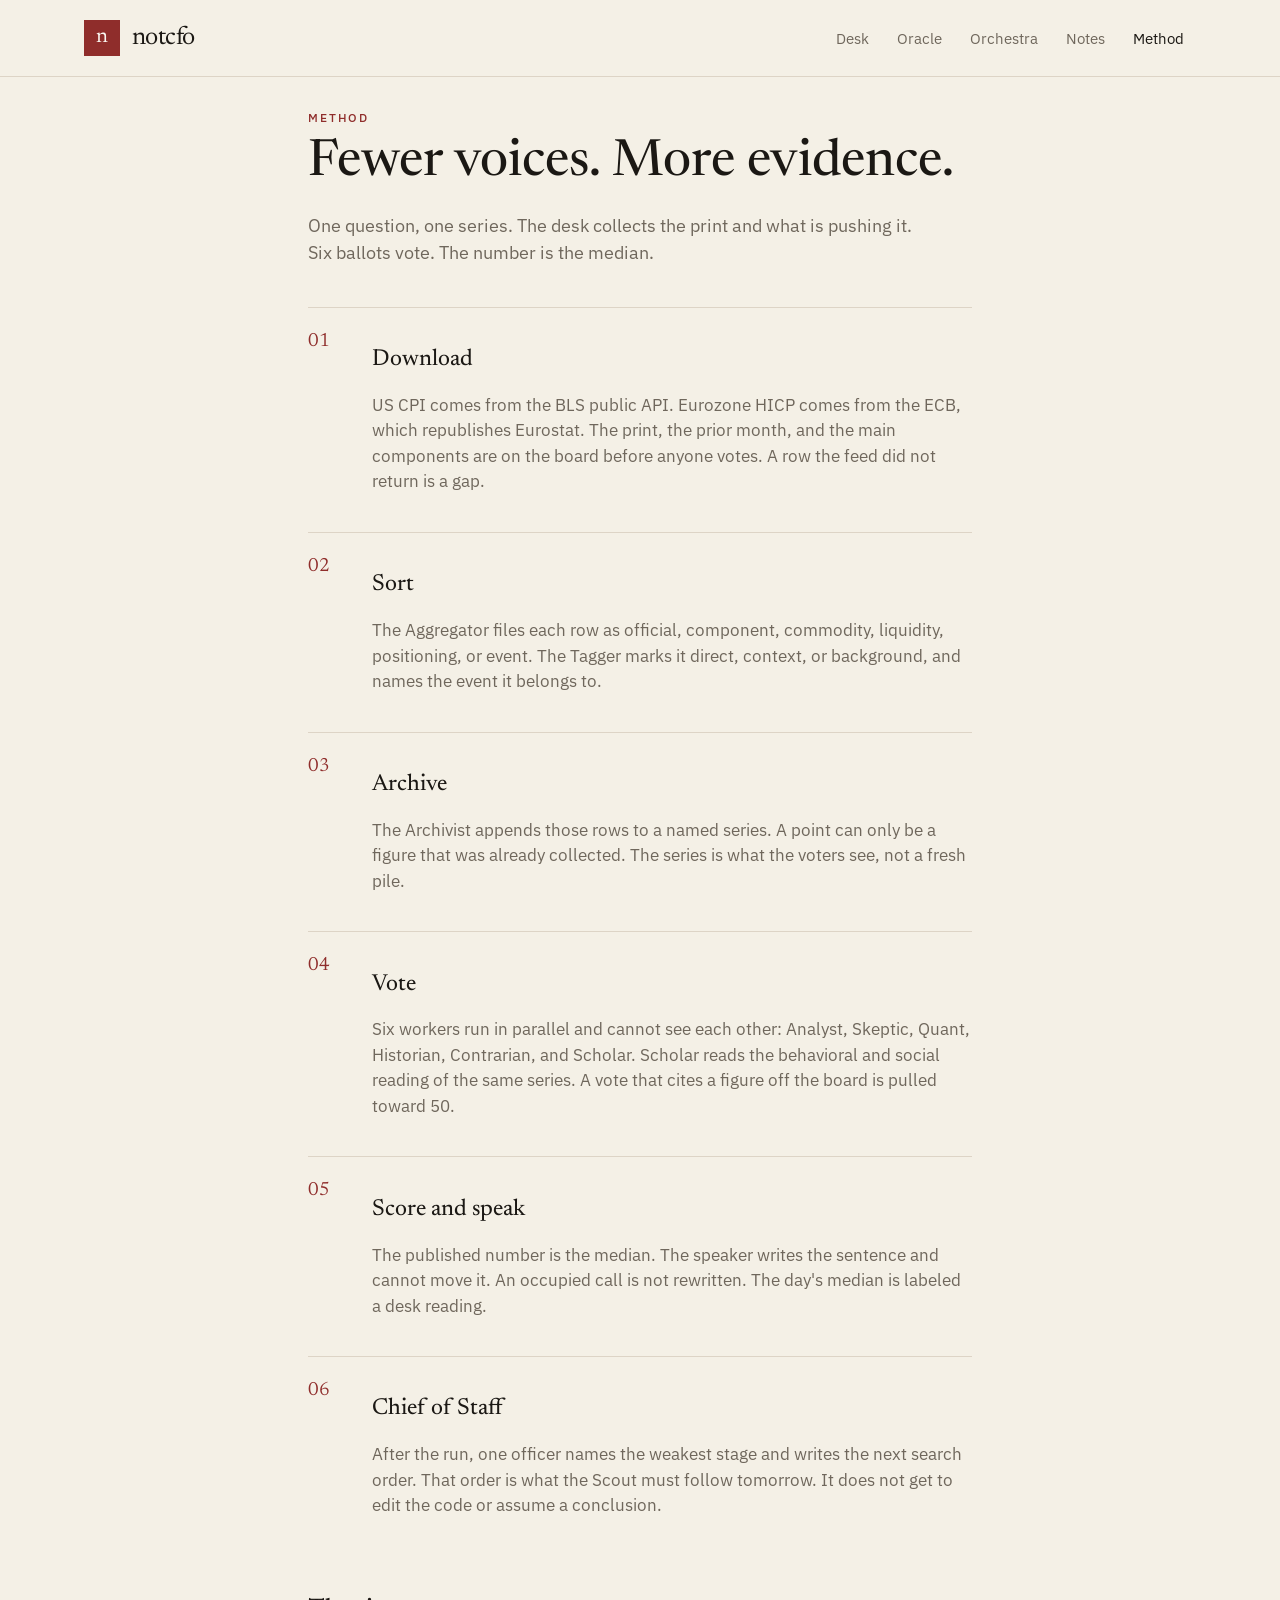
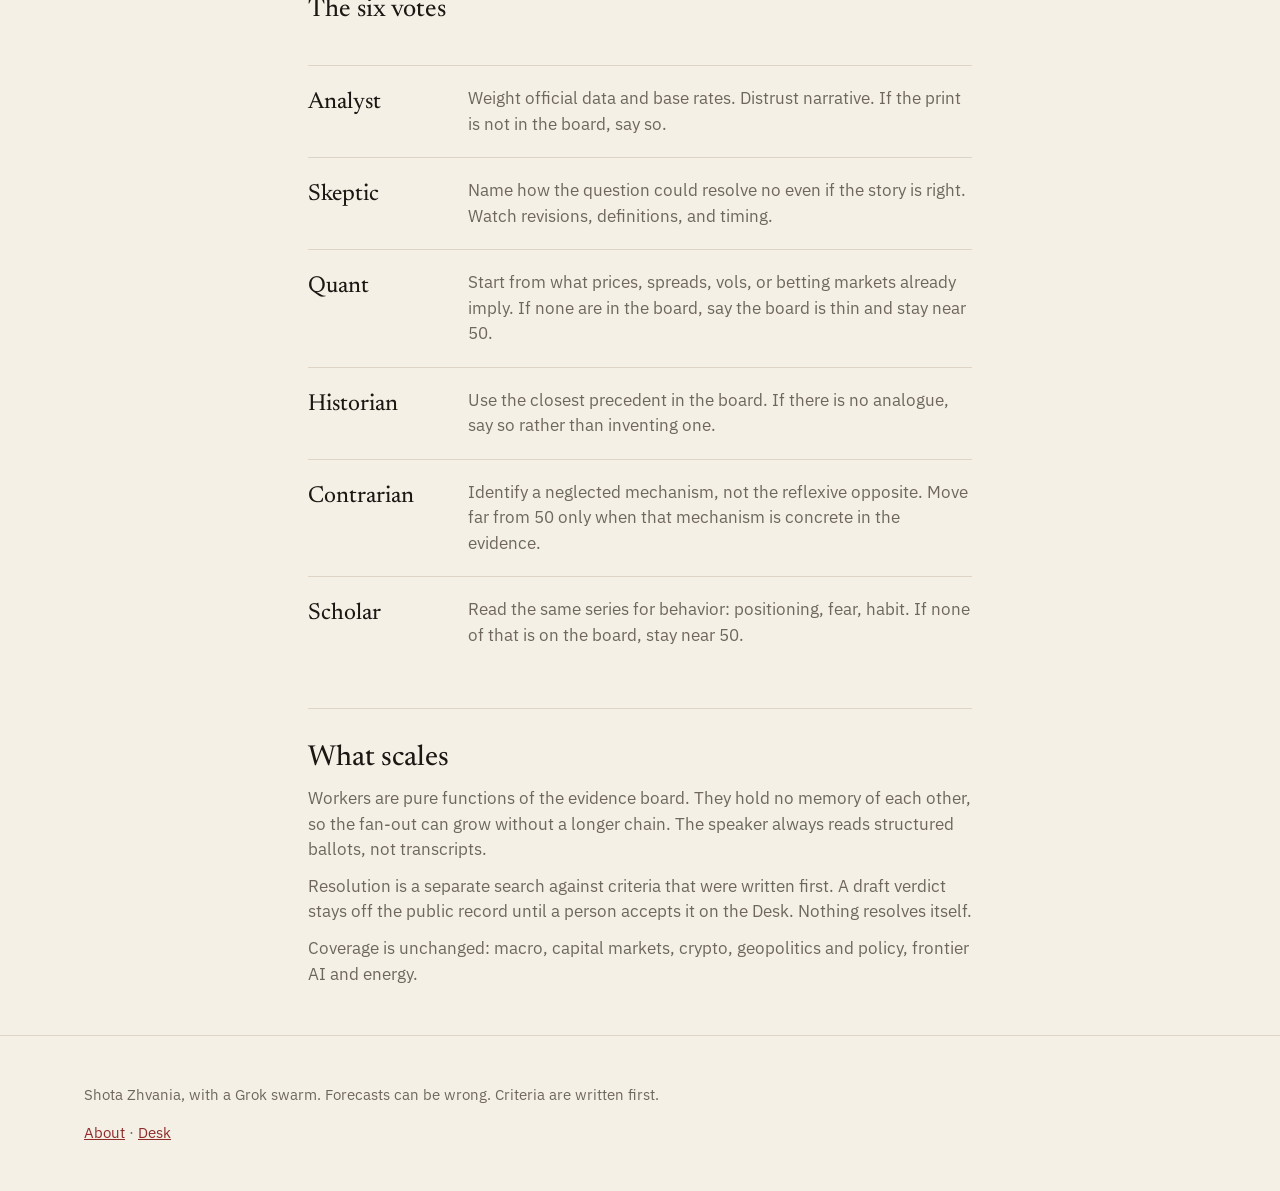
<file: method.html>
<!DOCTYPE html>
<html lang="en">
<head>
<meta charset="utf-8">
<meta name="viewport" content="width=device-width, initial-scale=1, viewport-fit=cover">
<meta name="description" content="How the notcfo swarm forecasts: one search, five ballots, a median in code.">
<meta name="theme-color" content="#f4f0e6">
<title>Method — notcfo</title>
<link rel="preconnect" href="https://fonts.googleapis.com">
<link rel="preconnect" href="https://fonts.gstatic.com" crossorigin>
<link href="https://fonts.googleapis.com/css2?family=IBM+Plex+Sans:ital,wght@0,400;0,500;1,400&family=Newsreader:opsz,wght@6..72,400;6..72,500&display=swap" rel="stylesheet">
<link rel="stylesheet" href="/assets/paper.css">
</head>
<body>
<div class="shell">
  <header class="top">
    <a class="brand" href="/"><span class="mark">n</span><span class="word">notcfo</span></a>
    <nav aria-label="Sections">
      <a href="/">Desk</a>
      <a href="/oracle.html">Oracle</a>
      <a href="/orchestra.html">Orchestra</a>
      <a href="/notes.html">Notes</a>
      <a href="/method.html" aria-current="page">Method</a>
    </nav>
  </header>
</div>
<main class="page prose">
  <header>
    <p class="kicker">Method</p>
    <h1>Fewer voices. More evidence.</h1>
    <p class="lede">One question, one series. The desk collects the print and what is pushing it. Six ballots vote. The number is the median.</p>
  </header>
  <ol class="steps">
    <li><span class="num">01</span><div><h2>Download</h2><p class="muted">US CPI comes from the BLS public API. Eurozone HICP comes from the ECB, which republishes Eurostat. The print, the prior month, and the main components are on the board before anyone votes. A row the feed did not return is a gap.</p></div></li>
    <li><span class="num">02</span><div><h2>Sort</h2><p class="muted">The Aggregator files each row as official, component, commodity, liquidity, positioning, or event. The Tagger marks it direct, context, or background, and names the event it belongs to.</p></div></li>
    <li><span class="num">03</span><div><h2>Archive</h2><p class="muted">The Archivist appends those rows to a named series. A point can only be a figure that was already collected. The series is what the voters see, not a fresh pile.</p></div></li>
    <li><span class="num">04</span><div><h2>Vote</h2><p class="muted">Six workers run in parallel and cannot see each other: Analyst, Skeptic, Quant, Historian, Contrarian, and Scholar. Scholar reads the behavioral and social reading of the same series. A vote that cites a figure off the board is pulled toward 50.</p></div></li>
    <li><span class="num">05</span><div><h2>Score and speak</h2><p class="muted">The published number is the median. The speaker writes the sentence and cannot move it. An occupied call is not rewritten. The day's median is labeled a desk reading.</p></div></li>
    <li><span class="num">06</span><div><h2>Chief of Staff</h2><p class="muted">After the run, one officer names the weakest stage and writes the next search order. That order is what the Scout must follow tomorrow. It does not get to edit the code or assume a conclusion.</p></div></li>
  </ol>
  <section>
    <h2 style="margin-top:2.5rem">The six votes</h2>
    <ul class="roles">
      <li><strong>Analyst</strong><span class="muted">Weight official data and base rates. Distrust narrative. If the print is not in the board, say so.</span></li>
      <li><strong>Skeptic</strong><span class="muted">Name how the question could resolve no even if the story is right. Watch revisions, definitions, and timing.</span></li>
      <li><strong>Quant</strong><span class="muted">Start from what prices, spreads, vols, or betting markets already imply. If none are in the board, say the board is thin and stay near 50.</span></li>
      <li><strong>Historian</strong><span class="muted">Use the closest precedent in the board. If there is no analogue, say so rather than inventing one.</span></li>
      <li><strong>Contrarian</strong><span class="muted">Identify a neglected mechanism, not the reflexive opposite. Move far from 50 only when that mechanism is concrete in the evidence.</span></li>
      <li><strong>Scholar</strong><span class="muted">Read the same series for behavior: positioning, fear, habit. If none of that is on the board, stay near 50.</span></li>
    </ul>
  </section>
  <section class="note">
    <h2>What scales</h2>
    <p class="muted">Workers are pure functions of the evidence board. They hold no memory of each other, so the fan-out can grow without a longer chain. The speaker always reads structured ballots, not transcripts.</p>
    <p class="muted">Resolution is a separate search against criteria that were written first. A draft verdict stays off the public record until a person accepts it on the Desk. Nothing resolves itself.</p>
    <p class="muted">Coverage is unchanged: macro, capital markets, crypto, geopolitics and policy, frontier AI and energy.</p>
  </section>
</main>
<div class="footwrap">
  <footer class="foot">
    <p>Shota Zhvania, with a Grok swarm. Forecasts can be wrong. Criteria are written first.</p>
    <p><a href="/about.html">About</a> · <a href="/desk.html">Desk</a></p>
  </footer>
</div>
</body>
</html>
</file>
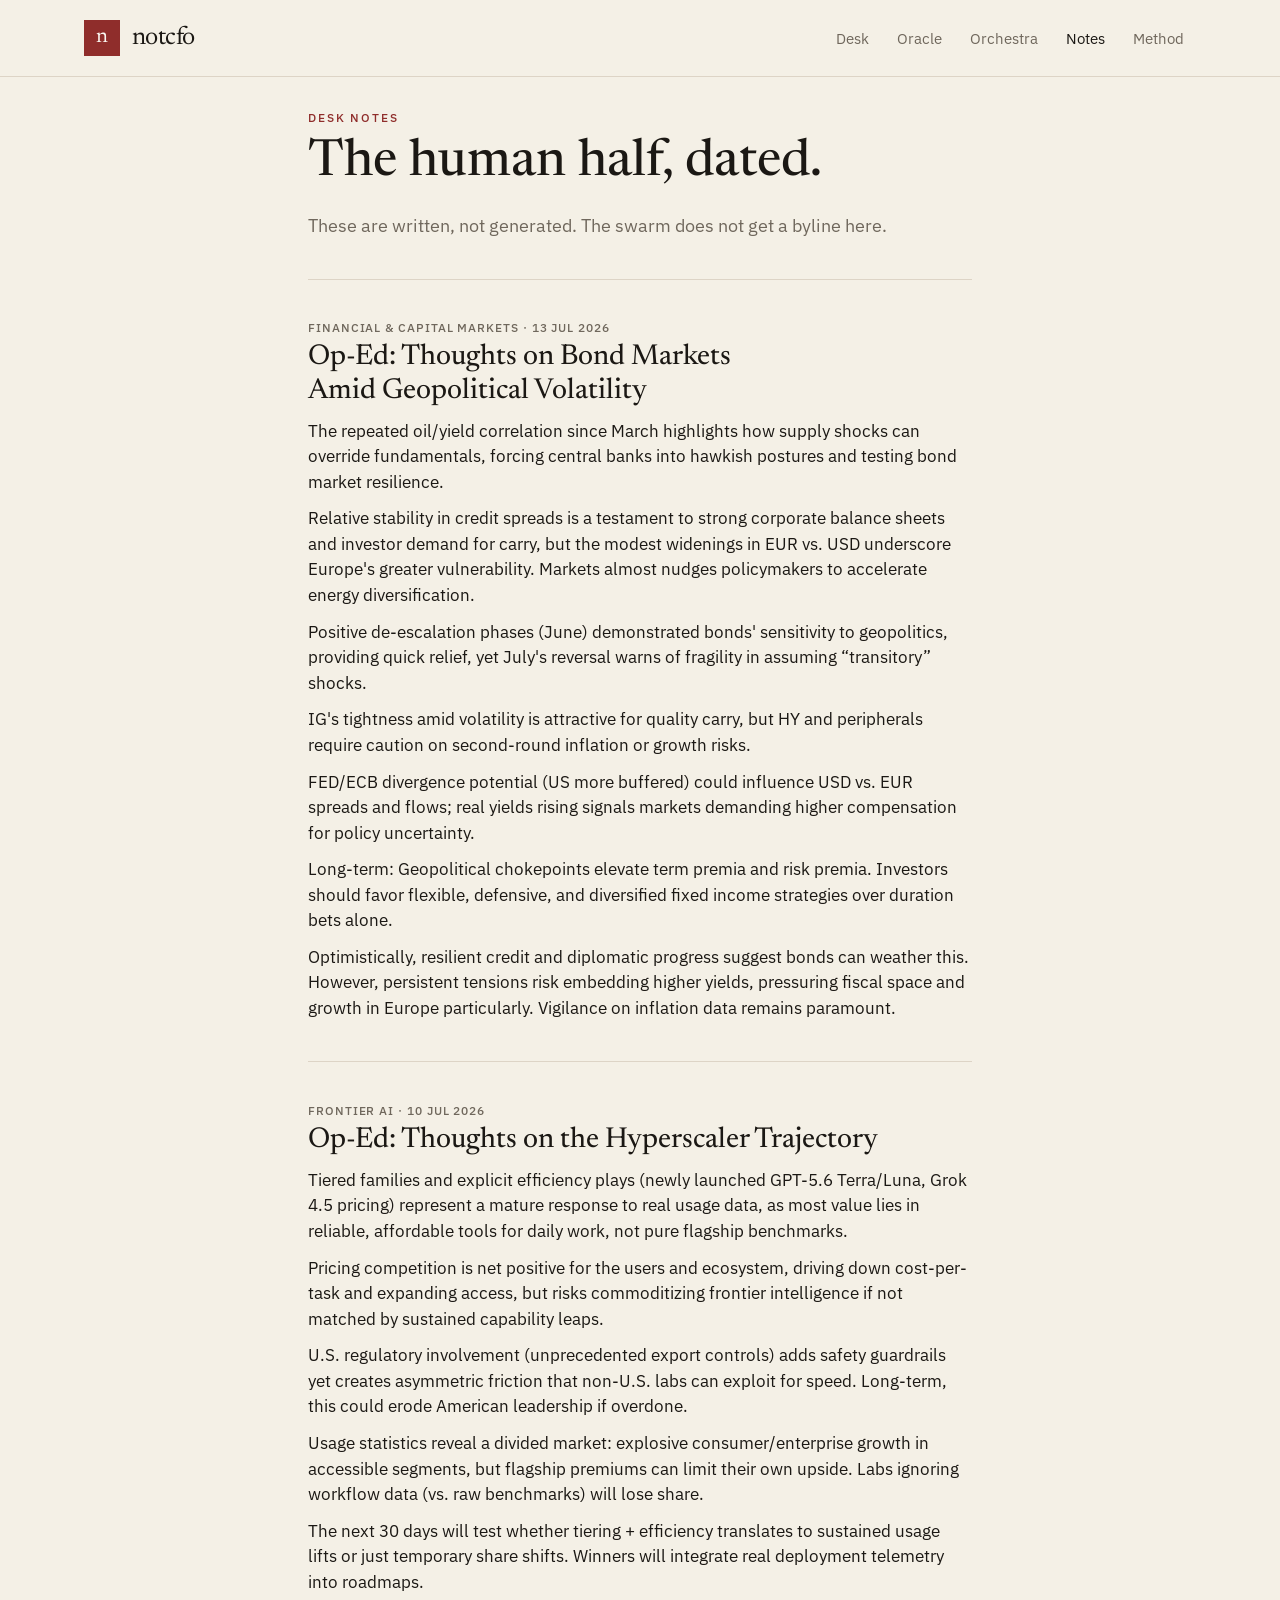
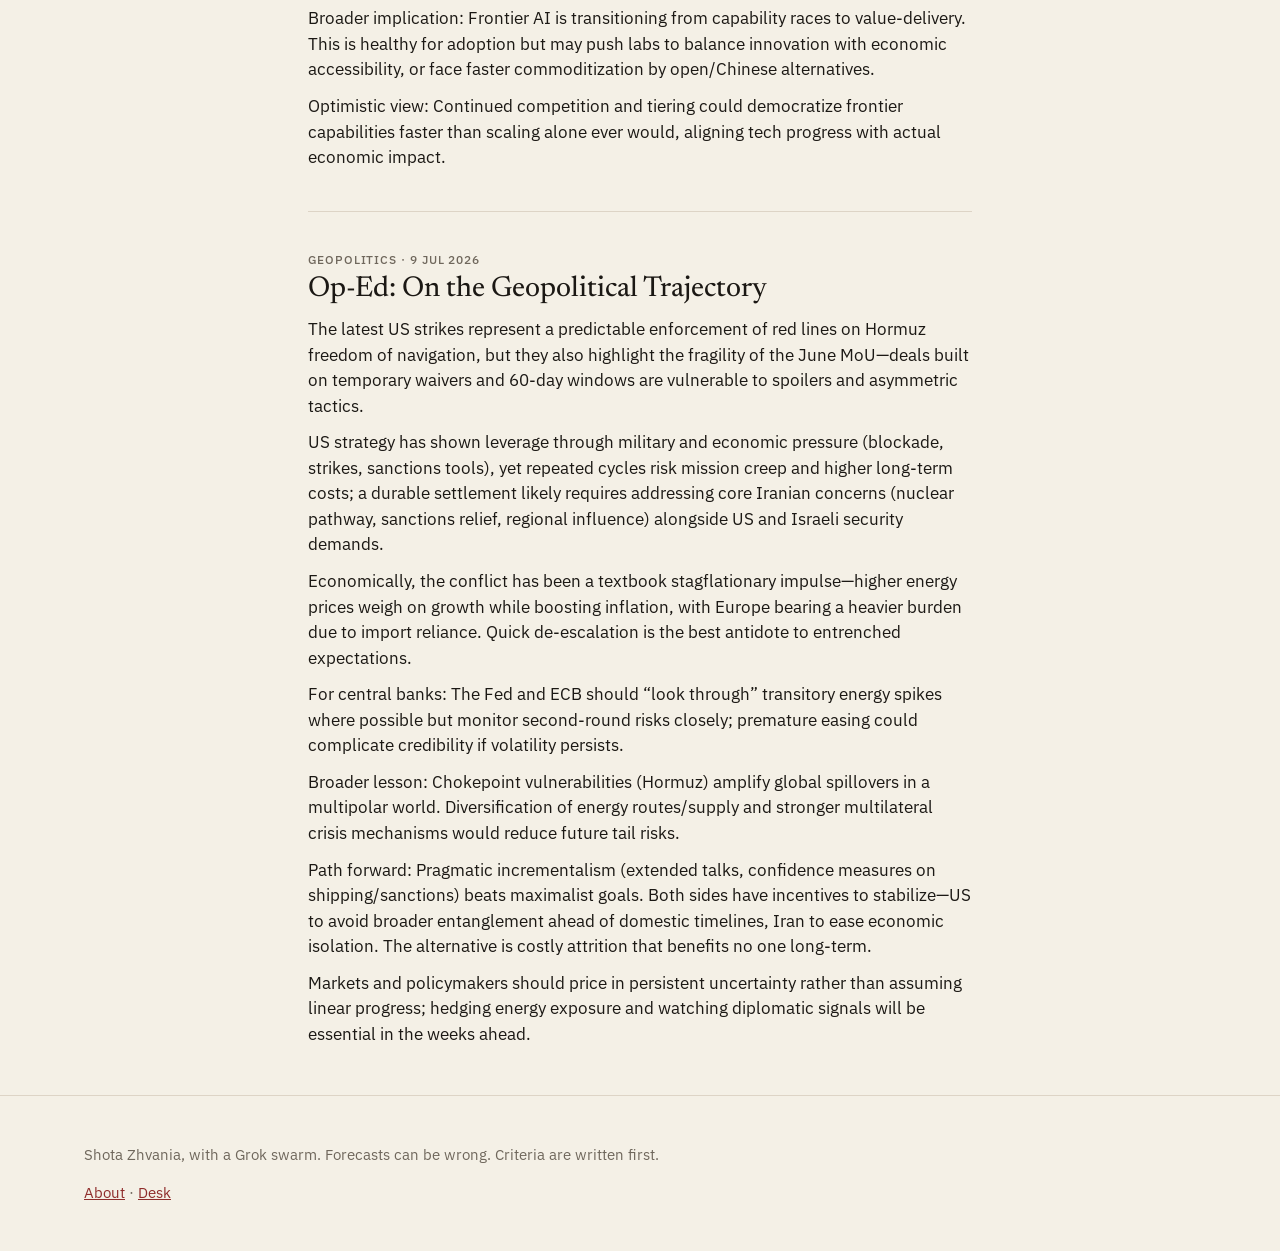
<file: notes.html>
<!DOCTYPE html>
<html lang="en">
<head>
<meta charset="utf-8">
<meta name="viewport" content="width=device-width, initial-scale=1, viewport-fit=cover">
<meta name="description" content="Desk notes from the human half of notcfo. Written, not generated.">
<meta name="theme-color" content="#f4f0e6">
<title>Desk notes — notcfo</title>
<link rel="preconnect" href="https://fonts.googleapis.com">
<link rel="preconnect" href="https://fonts.gstatic.com" crossorigin>
<link href="https://fonts.googleapis.com/css2?family=IBM+Plex+Sans:ital,wght@0,400;0,500;1,400&family=Newsreader:opsz,wght@6..72,400;6..72,500&display=swap" rel="stylesheet">
<link rel="stylesheet" href="/assets/paper.css">
</head>
<body data-page="notes">
<div class="shell">
  <header class="top">
    <a class="brand" href="/"><span class="mark">n</span><span class="word">notcfo</span></a>
    <nav aria-label="Sections">
      <a href="/">Desk</a>
      <a href="/oracle.html">Oracle</a>
      <a href="/orchestra.html">Orchestra</a>
      <a href="/notes.html" aria-current="page">Notes</a>
      <a href="/method.html">Method</a>
    </nav>
  </header>
</div>
<main class="page prose">
  <header>
    <p class="kicker">Desk notes</p>
    <h1>The human half, dated.</h1>
    <p class="lede">These are written, not generated. The swarm does not get a byline here.</p>
  </header>
  <div id="notes"><p class="muted">Loading notes.</p></div>
</main>
<div class="footwrap">
  <footer class="foot">
    <p>Shota Zhvania, with a Grok swarm. Forecasts can be wrong. Criteria are written first.</p>
    <p><a href="/about.html">About</a> · <a href="/desk.html">Desk</a></p>
  </footer>
</div>
<script src="/assets/paper.js"></script>
</body>
</html>
</file>
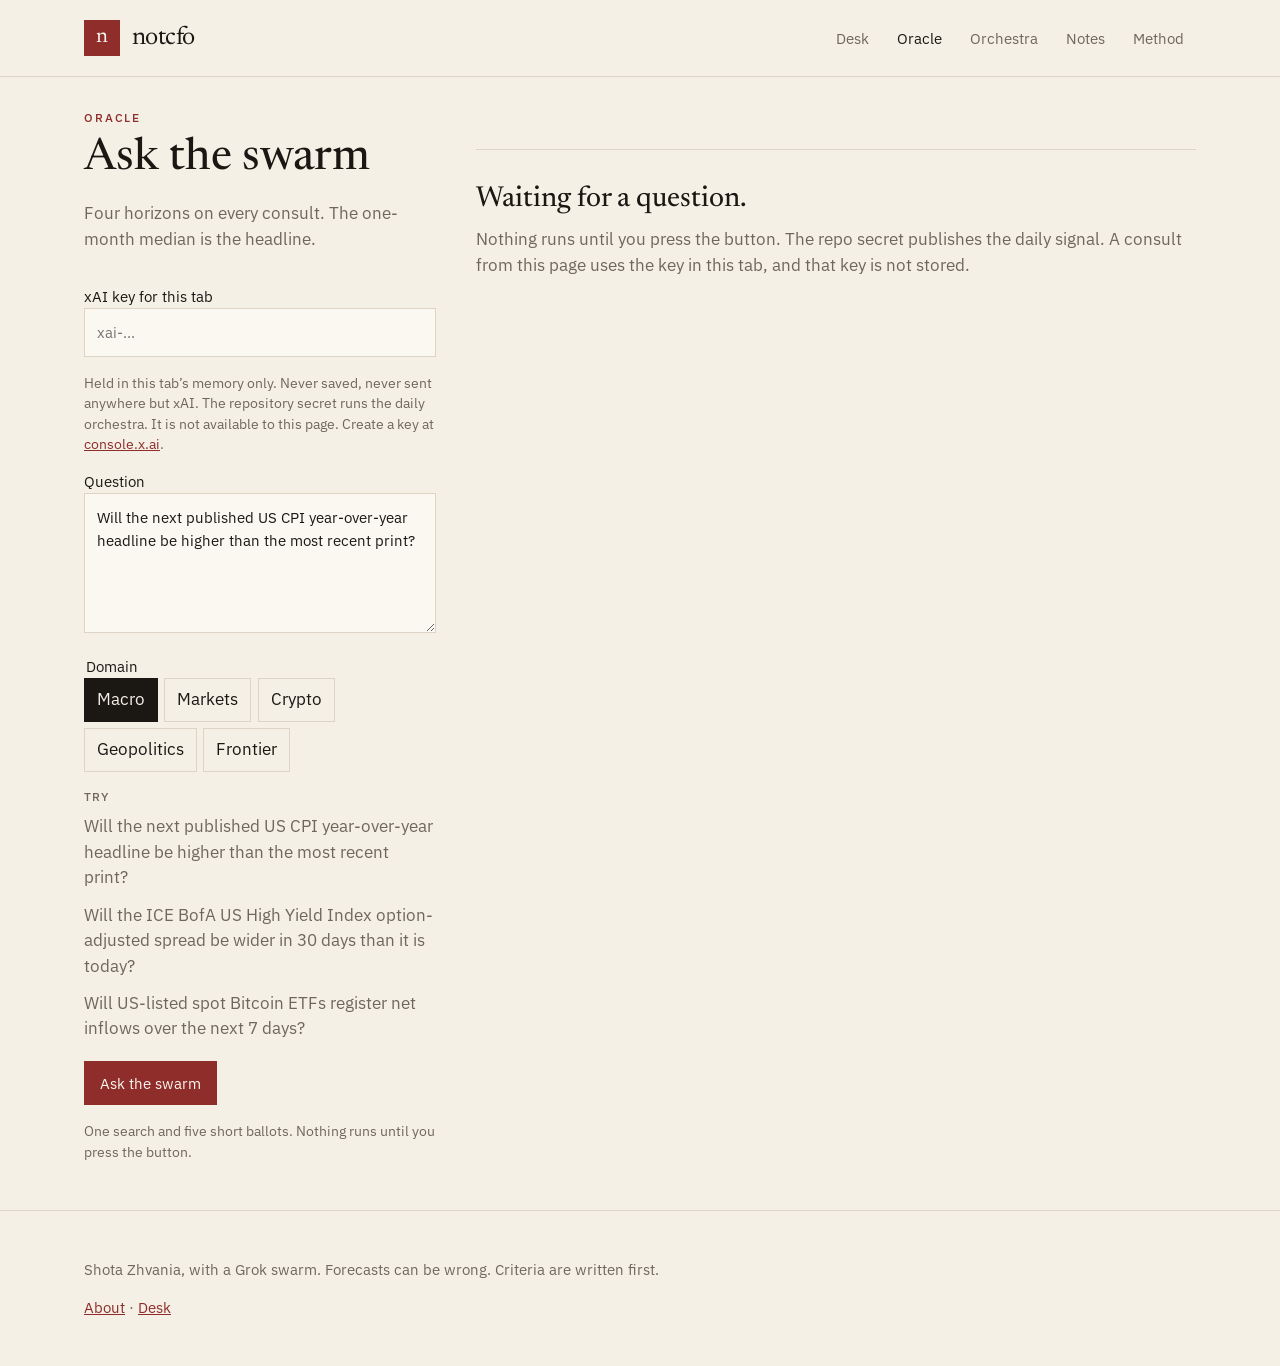
<file: oracle.html>
<!DOCTYPE html>
<html lang="en">
<head>
<meta charset="utf-8">
<meta name="viewport" content="width=device-width, initial-scale=1, viewport-fit=cover">
<meta name="description" content="Ask the notcfo oracle. One search, five ballots, a median computed in the browser.">
<meta name="theme-color" content="#f4f0e6">
<title>Oracle — notcfo</title>
<link rel="preconnect" href="https://fonts.googleapis.com">
<link rel="preconnect" href="https://fonts.gstatic.com" crossorigin>
<link href="https://fonts.googleapis.com/css2?family=IBM+Plex+Sans:ital,wght@0,400;0,500;1,400&family=Newsreader:opsz,wght@6..72,400;6..72,500&display=swap" rel="stylesheet">
<link rel="stylesheet" href="/assets/paper.css">
</head>
<body>
<div class="shell">
  <header class="top">
    <a class="brand" href="/"><span class="mark">n</span><span class="word">notcfo</span></a>
    <nav aria-label="Sections">
      <a href="/">Desk</a>
      <a href="/oracle.html" aria-current="page">Oracle</a>
      <a href="/orchestra.html">Orchestra</a>
      <a href="/notes.html">Notes</a>
      <a href="/method.html">Method</a>
    </nav>
  </header>
</div>
<main class="page">
  <div class="oracle">
    <form class="ask" id="ask">
      <div>
        <p class="kicker">Oracle</p>
        <h1 style="margin:0.4rem 0 0;font-size:clamp(2.2rem,4vw,2.8rem)">Ask the swarm</h1>
        <p class="muted">Four horizons on every consult. The one-month median is the headline.</p>
      </div>
      <label>xAI key for this tab
        <input id="key" type="password" name="key" autocomplete="off" placeholder="xai-..." required>
      </label>
      <p class="muted" style="margin:0;font-size:0.85rem">Held in this tab’s memory only. Never saved, never sent anywhere but xAI. The repository secret runs the daily orchestra. It is not available to this page. Create a key at <a href="https://console.x.ai/" style="color:var(--oxblood)">console.x.ai</a>.</p>
      <label>Question
        <textarea id="question" rows="5" maxlength="500" required>Will the next published US CPI year-over-year headline be higher than the most recent print?</textarea>
      </label>
      <fieldset class="chips">
        <legend>Domain</legend>
        <button type="button" data-domain="macro" aria-pressed="true">Macro</button>
        <button type="button" data-domain="markets" aria-pressed="false">Markets</button>
        <button type="button" data-domain="crypto" aria-pressed="false">Crypto</button>
        <button type="button" data-domain="geopolitics" aria-pressed="false">Geopolitics</button>
        <button type="button" data-domain="ai" aria-pressed="false">Frontier</button>
      </fieldset>
      <div class="try">
        <p class="domain">Try</p>
        <button type="button" data-domain="macro" data-question="Will the next published US CPI year-over-year headline be higher than the most recent print?">Will the next published US CPI year-over-year headline be higher than the most recent print?</button>
        <button type="button" data-domain="markets" data-question="Will the ICE BofA US High Yield Index option-adjusted spread be wider in 30 days than it is today?">Will the ICE BofA US High Yield Index option-adjusted spread be wider in 30 days than it is today?</button>
        <button type="button" data-domain="crypto" data-question="Will US-listed spot Bitcoin ETFs register net inflows over the next 7 days?">Will US-listed spot Bitcoin ETFs register net inflows over the next 7 days?</button>
      </div>
      <button class="btn" id="go" type="submit">Ask the swarm</button>
      <p class="muted" style="margin:0;font-size:0.85rem">One search and five short ballots. Nothing runs until you press the button.</p>
    </form>
    <div>
      <div id="result"></div>
      <div id="past"></div>
    </div>
  </div>
</main>
<div class="footwrap">
  <footer class="foot">
    <p>Shota Zhvania, with a Grok swarm. Forecasts can be wrong. Criteria are written first.</p>
    <p><a href="/about.html">About</a> · <a href="/desk.html">Desk</a></p>
  </footer>
</div>
<script src="/assets/validate-evidence.js"></script>
<script src="/assets/oracle.js"></script>
</body>
</html>
</file>
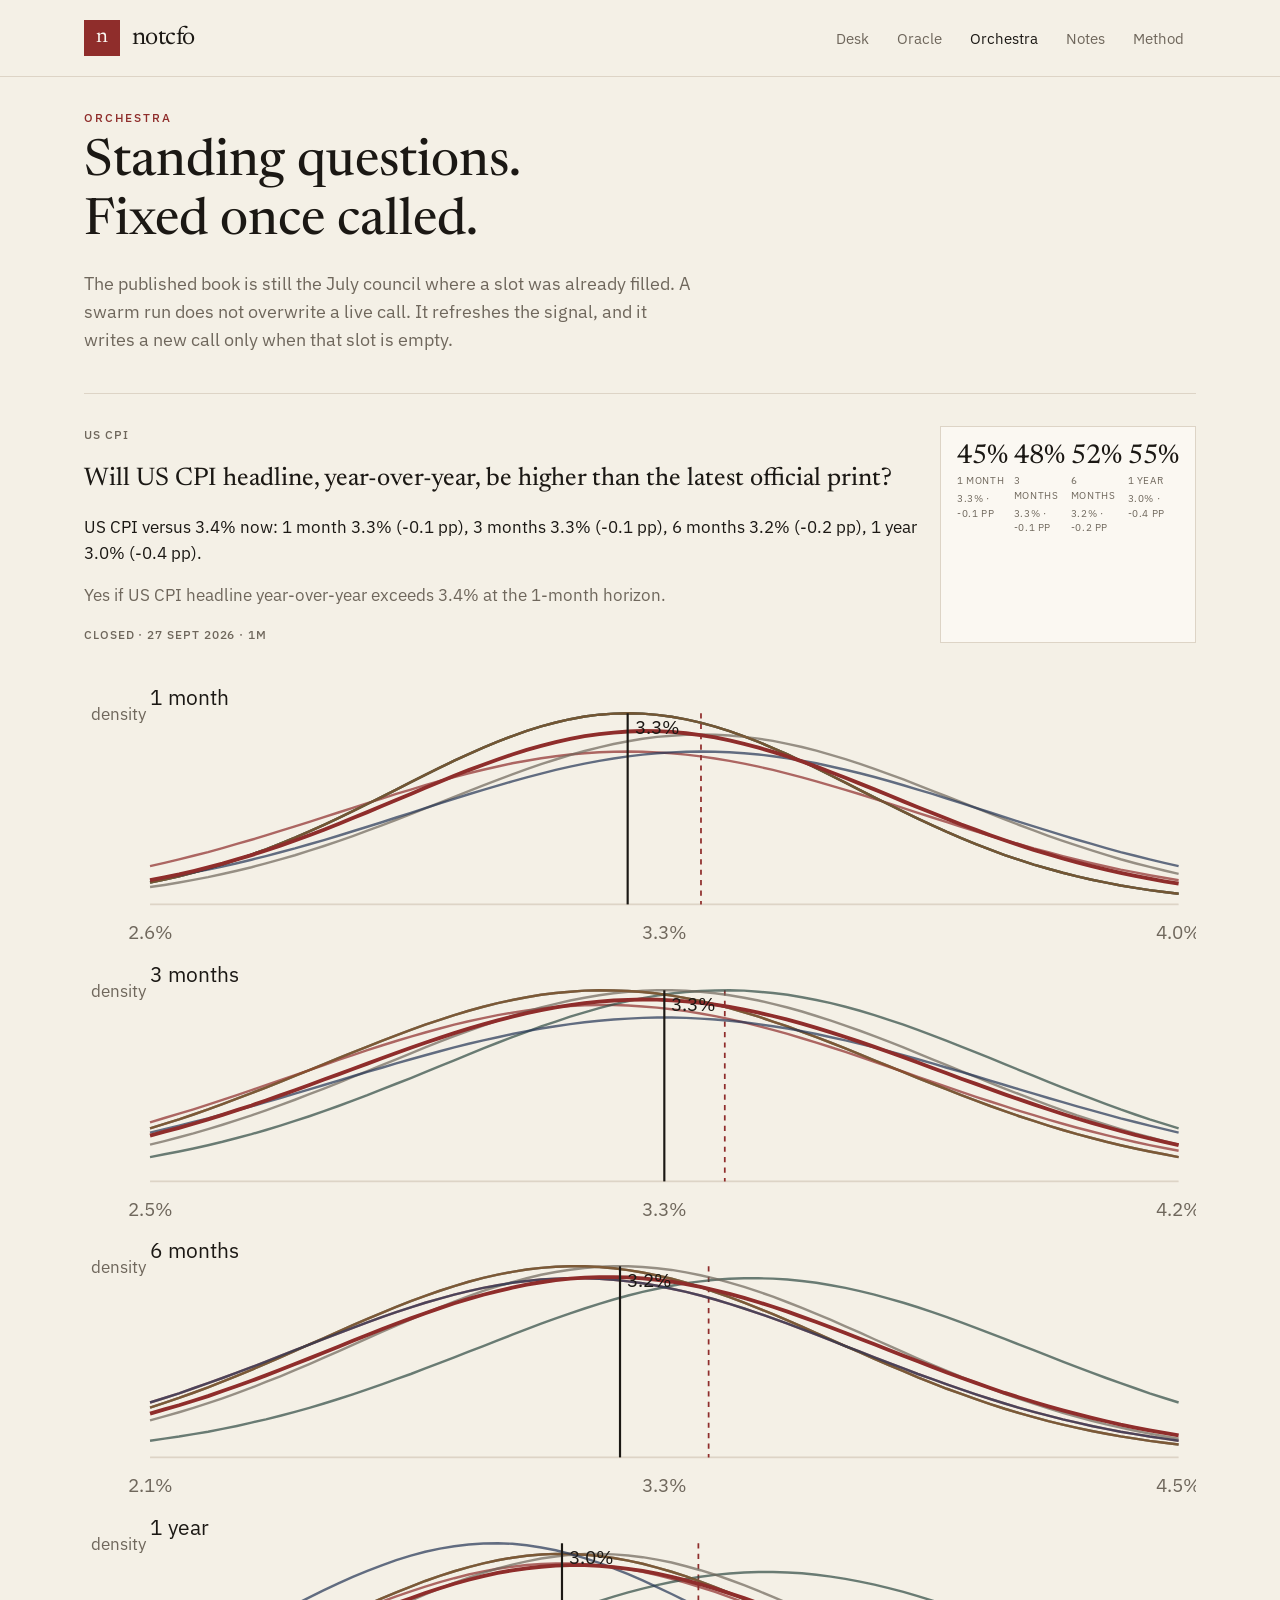
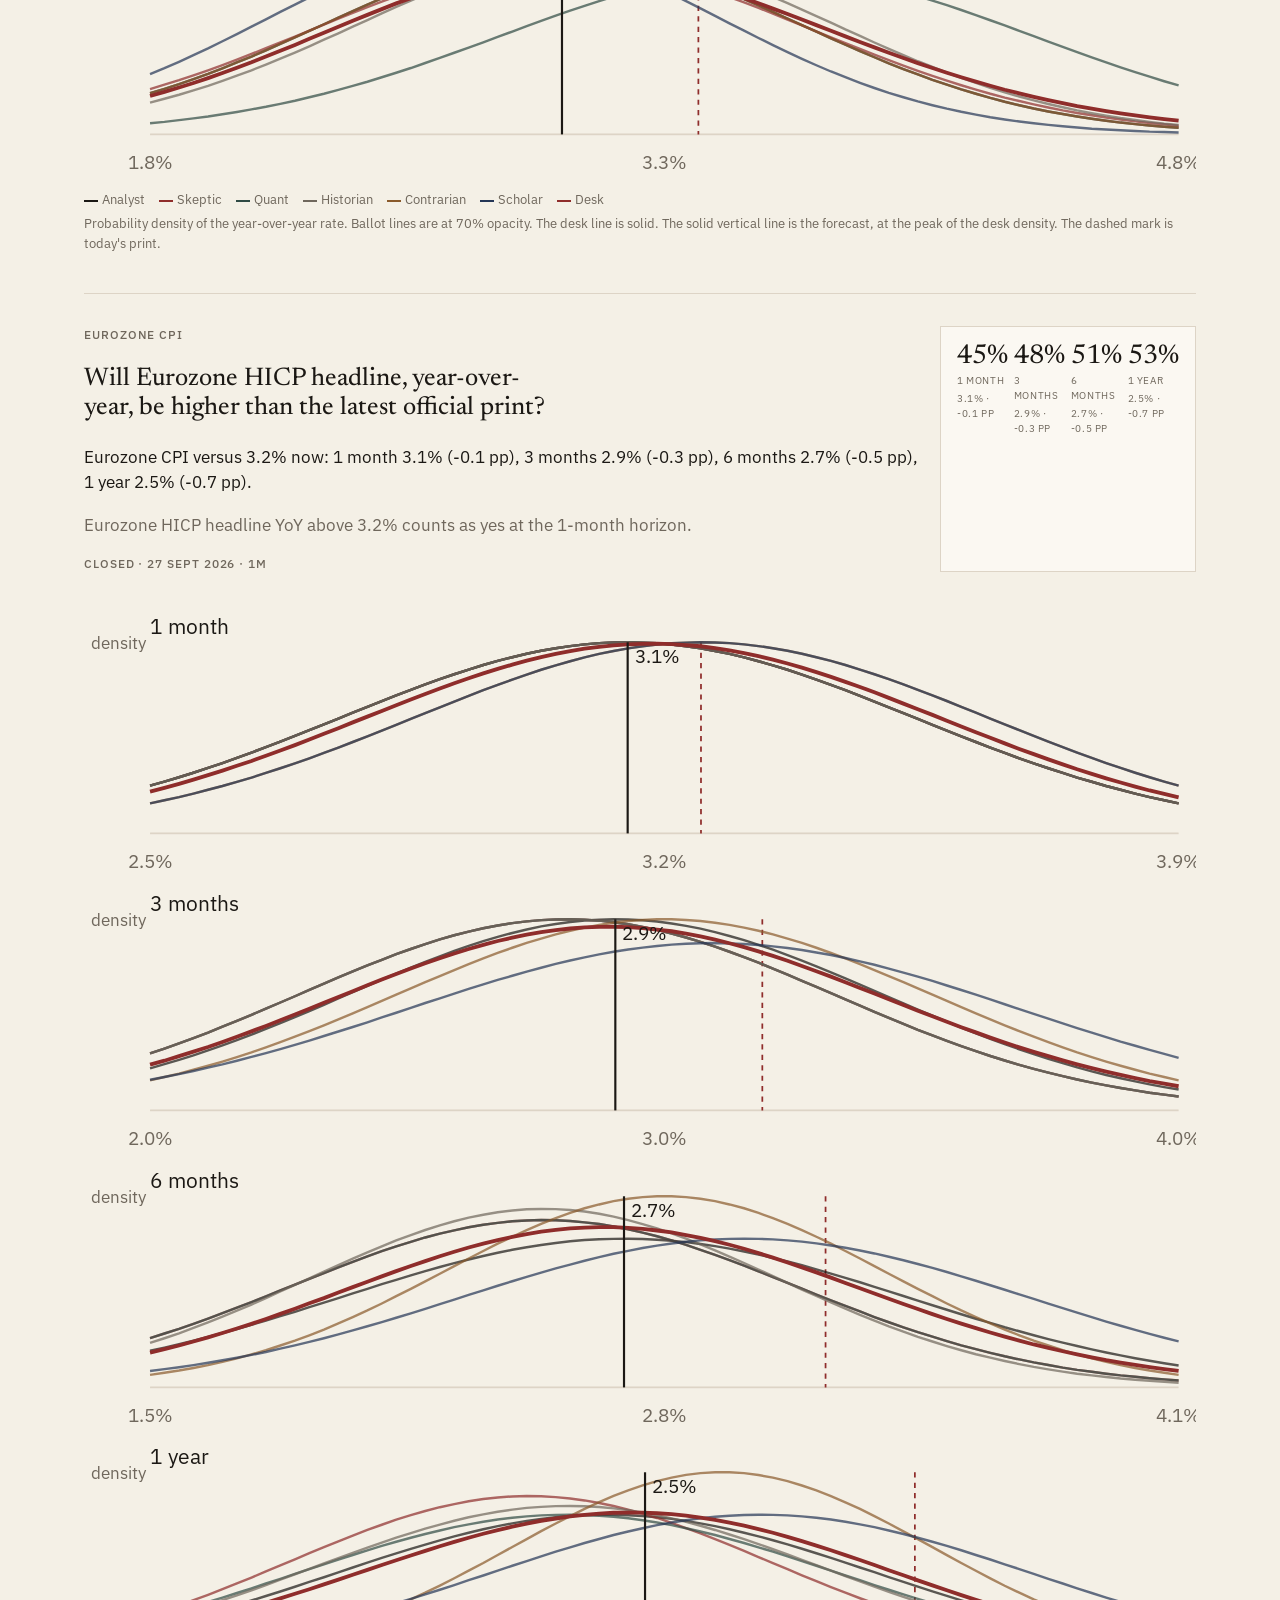
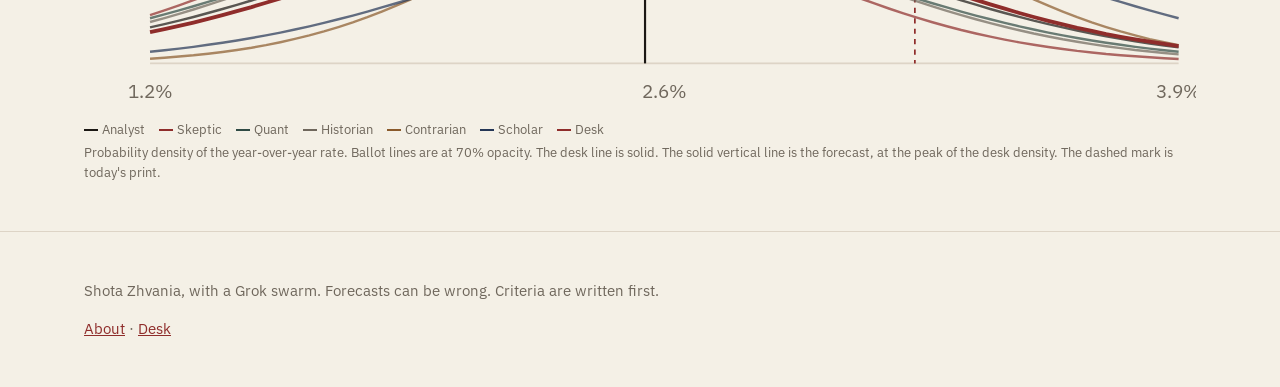
<file: orchestra.html>
<!DOCTYPE html>
<html lang="en">
<head>
<meta charset="utf-8">
<meta name="viewport" content="width=device-width, initial-scale=1, viewport-fit=cover">
<meta name="description" content="Standing calls from the notcfo orchestra. A call is fixed once made.">
<meta name="theme-color" content="#f4f0e6">
<title>Orchestra — notcfo</title>
<link rel="preconnect" href="https://fonts.googleapis.com">
<link rel="preconnect" href="https://fonts.gstatic.com" crossorigin>
<link href="https://fonts.googleapis.com/css2?family=IBM+Plex+Sans:ital,wght@0,400;0,500;1,400&family=Newsreader:opsz,wght@6..72,400;6..72,500&display=swap" rel="stylesheet">
<link rel="stylesheet" href="/assets/paper.css">
</head>
<body data-page="orchestra">
<div class="shell">
  <header class="top">
    <a class="brand" href="/"><span class="mark">n</span><span class="word">notcfo</span></a>
    <nav aria-label="Sections">
      <a href="/">Desk</a>
      <a href="/oracle.html">Oracle</a>
      <a href="/orchestra.html" aria-current="page">Orchestra</a>
      <a href="/notes.html">Notes</a>
      <a href="/method.html">Method</a>
    </nav>
  </header>
</div>
<main class="page">
  <header>
    <p class="kicker">Orchestra</p>
    <h1 style="margin:0.5rem 0 0;font-size:clamp(2.4rem,5vw,3.2rem);max-width:18ch">Standing questions. Fixed once called.</h1>
    <p class="lede">The published book is still the July council where a slot was already filled. A swarm run does not overwrite a live call. It refreshes the signal, and it writes a new call only when that slot is empty.</p>
  </header>
  <div id="calls"></div>
</main>
<div class="footwrap">
  <footer class="foot">
    <p>Shota Zhvania, with a Grok swarm. Forecasts can be wrong. Criteria are written first.</p>
    <p><a href="/about.html">About</a> · <a href="/desk.html">Desk</a></p>
  </footer>
</div>
<script src="/assets/paper.js"></script>
</body>
</html>
</file>
<file: assets/paper.css>
:root {
  --paper: #f4f0e6;
  --paper-2: #fbf8f2;
  --ink: #1b1814;
  --muted: #6f675c;
  --line: #ddd4c6;
  --oxblood: #8f2d2b;
  --on-oxblood: #fbf8f2;
  --sans: "IBM Plex Sans", ui-sans-serif, system-ui, sans-serif;
  --serif: "Newsreader", "Iowan Old Style", Georgia, serif;
}

* { box-sizing: border-box; }
html { background: var(--paper); color: var(--ink); overflow-x: clip; }
body {
  margin: 0;
  font-family: var(--sans);
  font-size: 17px;
  line-height: 1.5;
  background: var(--paper);
  color: var(--ink);
}
h1, h2, h3 { font-family: var(--serif); font-weight: 450; line-height: 1.15; text-wrap: balance; }
a { color: inherit; }
button { font: inherit; cursor: pointer; }
::selection { background: #f4e6e2; }

.top, .foot, .page {
  width: min(72rem, 100%);
  margin-inline: auto;
  padding-inline: max(1.25rem, env(safe-area-inset-left), env(safe-area-inset-right));
}
.top {
  display: flex;
  flex-wrap: wrap;
  align-items: center;
  justify-content: space-between;
  gap: 0.75rem 1.5rem;
  padding-block: 1rem;
}
.shell { border-bottom: 1px solid var(--line); }
.brand { display: flex; align-items: center; gap: 0.75rem; text-decoration: none; flex-shrink: 0; }
.mark {
  display: grid;
  place-items: center;
  width: 2.25rem;
  height: 2.25rem;
  background: var(--oxblood);
  color: var(--on-oxblood);
  font-family: var(--serif);
  font-size: 1.35rem;
  line-height: 1;
}
.word { font-family: var(--serif); font-size: 1.6rem; letter-spacing: -0.02em; }
nav {
  display: flex;
  gap: 0.25rem;
  min-width: 0;
  overflow-x: auto;
  -webkit-overflow-scrolling: touch;
  scrollbar-width: none;
}
nav::-webkit-scrollbar { display: none; }
nav a {
  display: inline-flex;
  align-items: center;
  height: 2.75rem;
  padding: 0 0.75rem;
  color: var(--muted);
  text-decoration: none;
  font-size: 0.95rem;
  white-space: nowrap;
}
nav a[aria-current="page"] { color: var(--ink); }

.page { padding-block: 2rem 3rem; }
.kicker {
  margin: 0;
  color: var(--oxblood);
  font-size: 0.72rem;
  font-weight: 500;
  letter-spacing: 0.16em;
  text-transform: uppercase;
}
.muted { color: var(--muted); }
.lede { max-width: 38rem; font-size: 1.15rem; color: var(--muted); }

.hero {
  display: grid;
  gap: 2rem;
  align-items: end;
  padding-bottom: 2.5rem;
  border-bottom: 1px solid var(--line);
}
.hero h1 { margin: 0.6rem 0 0; font-size: clamp(2.6rem, 6vw, 3.6rem); max-width: 16ch; }
.stats {
  display: grid;
  grid-template-columns: repeat(3, minmax(0, 1fr));
  gap: 0.75rem;
  border: 1px solid var(--line);
  background: var(--paper-2);
  padding: 1rem;
}
.stats strong {
  display: block;
  font-family: var(--serif);
  font-size: 2.4rem;
  font-weight: 450;
  line-height: 1;
}
.stats span {
  display: block;
  margin-top: 0.45rem;
  color: var(--muted);
  font-size: 0.72rem;
  letter-spacing: 0.14em;
  text-transform: uppercase;
}

.block { margin-top: 3rem; }
.block-head {
  display: flex;
  flex-wrap: wrap;
  align-items: end;
  justify-content: space-between;
  gap: 0.75rem;
  margin-bottom: 1.25rem;
}
.block h2 { margin: 0.35rem 0 0; font-size: 1.9rem; }
.more { color: var(--oxblood); text-decoration: none; font-size: 0.95rem; }

.domain, .meta {
  margin: 0;
  color: var(--muted);
  font-size: 0.72rem;
  font-weight: 500;
  letter-spacing: 0.08em;
  text-transform: uppercase;
  overflow-wrap: anywhere;
}
.cards { display: grid; gap: 0; margin: 0; padding: 0; list-style: none; }
.cards li { min-width: 0; border-top: 1px solid var(--line); padding: 1.15rem 0 1.35rem; }
.cards h3 { margin: 0.35rem 0 0; font-size: 1.45rem; overflow-wrap: break-word; }
.cards p, .call p { margin: 0.35rem 0 0; }
.print { margin-top: 0.85rem; }
.print p { margin: 0.25rem 0 0; }
.src, .src a { display: block; margin: 0.15rem 0 0; color: var(--oxblood); font-size: 0.8rem; letter-spacing: 0; text-transform: none; overflow-wrap: anywhere; }

.calls { margin: 0; padding: 0; list-style: none; }
.call {
  display: grid;
  gap: 0.6rem;
  border-top: 1px solid var(--line);
  padding: 1.15rem 0;
}
.prob {
  margin: 0;
  font-family: var(--serif);
  font-size: 3rem;
  line-height: 0.9;
  font-variant-numeric: tabular-nums;
}
.hz { display: grid; grid-template-columns: repeat(4, minmax(0, 1fr)); gap: 0.35rem; }
.hz b { display: block; font-family: var(--serif); font-size: 1.7rem; font-weight: 450; line-height: 1; font-variant-numeric: tabular-nums; }
.hz span { display: block; margin-top: 0.2rem; color: var(--muted); font-size: 0.62rem; letter-spacing: 0.06em; text-transform: uppercase; }
.sheet .curves, .call .curves { grid-column: 1 / -1; }
.curves { margin: 0.85rem 0 0; }
.curves svg { width: 100%; height: auto; display: block; margin-top: 0.35rem; }
.curves figcaption { margin-top: 0.45rem; color: var(--muted); font-size: 0.82rem; }
.curves figcaption p { margin: 0.25rem 0 0; }
.legend { display: flex; flex-wrap: wrap; gap: 0.3rem 0.85rem; }
.legend i { display: inline-block; width: 0.85rem; height: 2px; margin-right: 0.3rem; vertical-align: middle; }

.split {
  display: grid;
  gap: 2rem;
  margin-top: 3.5rem;
  padding-top: 2.5rem;
  border-top: 1px solid var(--line);
}
.btn {
  display: inline-flex;
  align-items: center;
  height: 2.75rem;
  padding: 0 1rem;
  background: var(--oxblood);
  color: var(--on-oxblood);
  text-decoration: none;
  font-size: 0.95rem;
  width: fit-content;
}

.prose { width: min(44rem, 100%); }
.prose h1 { margin: 0.5rem 0 0; font-size: clamp(2.4rem, 5vw, 3.2rem); }
.steps, .roles { margin: 2.5rem 0 0; padding: 0; list-style: none; }
.steps li, .roles li {
  display: grid;
  gap: 0.35rem 1rem;
  border-top: 1px solid var(--line);
  padding: 1.25rem 0;
}
.num { font-family: var(--serif); color: var(--oxblood); font-size: 1.2rem; }
.steps h2, .roles strong { font-family: var(--serif); font-size: 1.45rem; font-weight: 450; }
.note { border-top: 1px solid var(--line); padding-top: 1.75rem; margin-top: 2.5rem; }
.note h2 { margin: 0.3rem 0 0.6rem; font-size: 1.8rem; }
.note p { margin: 0.7rem 0 0; }

.sheet {
  display: grid;
  gap: 1.25rem;
  border-top: 1px solid var(--line);
  padding-top: 2rem;
  margin-top: 2.5rem;
}
.score {
  border: 1px solid var(--line);
  background: var(--paper-2);
  padding: 1rem;
}
.score .prob { font-size: 3.6rem; }
.footwrap { border-top: 1px solid var(--line); }
.foot { padding-block: 2rem; color: var(--muted); font-size: 0.95rem; }
.foot a { color: var(--oxblood); }

.oracle { display: grid; gap: 2.5rem; }
.ask { display: flex; flex-direction: column; gap: 1rem; }
.ask label, .ask legend { font-size: 0.95rem; }
.ask textarea, .ask input[type="password"] {
  width: 100%;
  border: 1px solid var(--line);
  background: var(--paper-2);
  color: var(--ink);
  font: inherit;
  padding: 0.75rem;
}
.chips { display: flex; flex-wrap: wrap; gap: 0.4rem; border: 0; margin: 0; padding: 0; }
.chips button, .try button {
  border: 1px solid var(--line);
  background: transparent;
  color: var(--ink);
  min-height: 2.75rem;
  padding: 0 0.75rem;
}
.chips button[aria-pressed="true"] { background: var(--ink); color: var(--paper); border-color: var(--ink); }
.try { display: flex; flex-direction: column; gap: 0.35rem; }
.try button { border: 0; text-align: left; color: var(--muted); padding: 0.2rem 0; min-height: 0; }
.ask .btn { border: 0; justify-content: center; }
.ask .btn:disabled { opacity: 0.5; cursor: default; }
.phases { display: grid; grid-template-columns: repeat(3, minmax(0, 1fr)); gap: 0.75rem; border-block: 1px solid var(--line); padding: 1rem 0; margin: 1rem 0; list-style: none; }
.phases span { display: block; font-size: 0.72rem; letter-spacing: 0.08em; text-transform: uppercase; color: var(--muted); }
.phases .now span, .phases .done span { color: var(--oxblood); }
.phases strong { font-family: var(--serif); font-size: 1.3rem; font-weight: 450; }
.phases .wait strong { color: var(--muted); }
.alert { border: 1px solid var(--oxblood); background: #f4e6e2; padding: 0.75rem 1rem; }
.ev, .ballots { margin: 0; padding: 0; list-style: none; }
.ev li, .ballots li { display: grid; gap: 0.35rem; border-top: 1px solid var(--line); padding: 1rem 0; }
.ev a { color: var(--oxblood); font-size: 0.9rem; word-break: break-all; }
.bars { display: grid; grid-template-columns: repeat(4, minmax(0, 1fr)); gap: 0.75rem; align-items: end; height: 9rem; margin-top: 1rem; }
.bars div { display: flex; flex-direction: column; justify-content: end; height: 100%; gap: 0.35rem; }
.bars i { display: block; background: var(--oxblood); min-height: 2px; }
.bars b { font-family: var(--serif); font-weight: 450; }
.pair { display: grid; gap: 1.25rem; margin-top: 1.25rem; }
.panel { border: 1px solid var(--line); background: var(--paper-2); padding: 1rem; }
.past { margin: 2rem 0 0; padding: 0; list-style: none; }
.past button { display: flex; flex-direction: column; gap: 0.2rem; width: 100%; text-align: left; background: none; border: 0; border-top: 1px solid var(--line); padding: 0.75rem 0; color: inherit; }

@media (max-width: 720px) {
  .shell { position: sticky; top: 0; z-index: 20; background: var(--paper); }
  .top {
    display: grid;
    grid-template-columns: auto minmax(0, 1fr);
    align-items: center;
    gap: 0.5rem;
    padding-top: max(0.75rem, env(safe-area-inset-top));
  }
  nav {
    mask-image: linear-gradient(90deg, #000 calc(100% - 1.25rem), transparent);
  }
  .page { padding-top: 1.25rem; padding-bottom: max(2.5rem, env(safe-area-inset-bottom)); }
  .hero { gap: 1.25rem; padding-bottom: 1.5rem; }
  .hero h1 { font-size: clamp(2.05rem, 11vw, 2.7rem); }
  .lede { font-size: 1.05rem; }
  .block-head { flex-direction: column; align-items: flex-start; gap: 0.35rem; margin-bottom: 0.25rem; }
  h1, h2, h3 { text-wrap: wrap; }
  .cards { grid-template-columns: 1fr; }
  .block h2, .note h2 { font-size: 1.55rem; }
  .cards h3, .steps h2, .roles strong { font-size: 1.28rem; }
  .stats { gap: 0.4rem; padding: 0.75rem; }
  .stats strong { font-size: 1.85rem; }
  .stats span, .domain, .meta { letter-spacing: 0.06em; }
  .stats span { font-size: 0.62rem; }
  .prob { font-size: 2.5rem; }
  .score .prob { font-size: 3rem; }
  .phases { gap: 0.4rem; }
  .phases strong { font-size: 1.05rem; }
  .bars { gap: 0.4rem; height: 7.5rem; }
  .ask .btn { width: 100%; }
  .try button { min-height: 2.75rem; padding: 0.35rem 0; }
  .foot { padding-bottom: max(2rem, env(safe-area-inset-bottom)); }
}
@media (min-width: 800px) {
  .hero { grid-template-columns: 1.4fr 1fr; }
  .split { grid-template-columns: 1fr 1fr; }
  .steps li, .roles li { grid-template-columns: 3rem 1fr; }
  .roles li { grid-template-columns: 9rem 1fr; }
  .sheet { grid-template-columns: 1fr 16rem; }
}
@media (min-width: 960px) {
  .cards { grid-template-columns: 1fr 1fr; column-gap: 2.5rem; }
}
@media (min-width: 900px) {
  .oracle { grid-template-columns: 22rem 1fr; align-items: start; }
  .ask { position: sticky; top: 1rem; }
  .ev li { grid-template-columns: 8rem 1fr; }
  .ballots li { grid-template-columns: 11rem 1fr; }
  .pair { grid-template-columns: 1fr 1fr; }
}
</file>
<file: assets/style.css>
/* ═══════════════════════════════════════════════════════════════
   notcfo — shared design system
   Monochrome. Exactly three colors, everywhere:
     white, black, gold.
   Dark mode background: #1F1E1E. Light mode background: #FFFFFF.
   No background tiers, no tints/washes, no borders, no outlines.
   Secondary/quiet text is the same white or black at lower opacity —
   not a separate gray hue. Gold is reserved for genuine emphasis:
   links, CTAs, key numbers, the active tab/filter state — not used
   as a general-purpose structural background.
   Structure (section breaks, list rows, card edges) is carried
   entirely by typography and whitespace now, since there are no
   background steps left to lean on.
   ═══════════════════════════════════════════════════════════════ */

:root {
  --bg:      #1F1E1E;
  --fg:      #FFFFFF;
  --fg-dim:  rgba(255,255,255,.6);
  --fg-faint:rgba(255,255,255,.32);
  --fg-hair: rgba(255,255,255,.12); /* for bars/tracks only — a visual device, not a structural divider */

  --gold:    #c99a4a;
  --on-gold: #14130f; /* text color when sitting on a solid gold fill */

  --max: 1080px;
  --pad: clamp(1.5rem, 5vw, 3rem);
  --r: 2px;
  --nav-h: 58px;
}

html.light {
  --bg:      #FFFFFF;
  --fg:      #000000;
  --fg-dim:  rgba(0,0,0,.6);
  --fg-faint:rgba(0,0,0,.32);
  --fg-hair: rgba(0,0,0,.12);

  --gold:    #8c5c0c;
  --on-gold: #FFFFFF;
}

/* ─── RESET ─────────────────────────────────────────────────── */
*, *::before, *::after { box-sizing: border-box; margin: 0; padding: 0; }
html { scroll-behavior: smooth; -webkit-text-size-adjust: 100%; }
body {
  background: var(--bg);
  color: var(--fg);
  font-family: 'Inter', system-ui, -apple-system, sans-serif;
  font-size: 15px;
  line-height: 1.65;
  overflow-x: hidden;
  transition: background .2s, color .2s;
}
a { color: inherit; text-decoration: none; }
em { font-style: italic; color: var(--gold); }
p { color: var(--fg-dim); line-height: 1.78; }

/* Keyboard focus: gold text + underline, never a background or outline */
a:focus-visible, button:focus-visible, input:focus-visible, textarea:focus-visible, select:focus-visible {
  outline: none;
  color: var(--gold);
  text-decoration: underline;
}

/* ─── TYPOGRAPHY: TWO VOICES ─────────────────────────────────── */
h1, h2 {
  font-family: 'Playfair Display', Georgia, serif;
  font-weight: 700;
  line-height: 1.08;
  letter-spacing: -.015em;
  color: var(--fg);
}
h1 { font-size: clamp(2.3rem, 5vw, 4rem); }
h2 { font-size: clamp(1.5rem, 3vw, 2.3rem); }
h3 {
  font-family: 'Inter', sans-serif;
  font-size: .9375rem;
  font-weight: 600;
  color: var(--fg);
  letter-spacing: -.01em;
}

.mono {
  font-family: 'JetBrains Mono', 'SF Mono', Menlo, monospace;
  letter-spacing: -.01em;
}
.mono-num { font-variant-numeric: tabular-nums; }

.label {
  font-size: 10px; font-weight: 500; letter-spacing: .16em;
  text-transform: uppercase; color: var(--fg-faint);
}
.label-gold {
  font-size: 10px; font-weight: 500; letter-spacing: .16em;
  text-transform: uppercase; color: var(--gold);
}
.label-signal {
  font-family: 'JetBrains Mono', monospace;
  font-size: 10px; font-weight: 500; letter-spacing: .1em;
  text-transform: uppercase; color: var(--gold);
}

/* ─── LAYOUT ─────────────────────────────────────────────────── */
.wrap { max-width: var(--max); margin: 0 auto; padding: 0 var(--pad); }
.sect { padding: 5.5rem 0; }
.sect-alt { /* no distinct tone left to give this — spacing carries the break now */ }
.sh { margin-bottom: 3rem; max-width: 640px; }
.sh .label { margin-bottom: .6rem; }
.sh h2 { margin-bottom: .9rem; }
.sh > p { font-size: .9375rem; }

/* ─── NAV ────────────────────────────────────────────────────── */
nav {
  position: fixed; top: 0; left: 0; right: 0; z-index: 900;
  height: var(--nav-h);
  background: var(--bg);
}
.nav-inner {
  max-width: var(--max); margin: 0 auto; padding: 0 var(--pad);
  height: 100%; display: flex; align-items: center; justify-content: space-between;
}
.nav-brand { font-weight: 600; font-size: .9375rem; letter-spacing: .03em; color: var(--gold); }
.nav-sub {
  font-family: 'JetBrains Mono', monospace;
  font-size: 9px; letter-spacing: .08em; text-transform: uppercase;
  color: var(--fg-faint); margin-top: 1px;
}
.nav-right { display: flex; align-items: center; gap: .75rem; }
.theme-btn {
  display: flex; align-items: center; gap: .45rem;
  background: none; color: var(--fg-dim);
  font-family: 'Inter', sans-serif; font-size: 10px; font-weight: 500;
  letter-spacing: .1em; text-transform: uppercase;
  padding: .32rem 0; cursor: pointer; border: none;
  transition: color .15s;
}
.theme-btn:hover { color: var(--gold); }
.burger { display: flex; flex-direction: column; gap: 5px; background: none; border: none; cursor: pointer; padding: 6px; }
.burger span { display: block; width: 20px; height: 1.5px; background: var(--fg); transition: transform .22s, opacity .22s; }
.burger.open span:nth-child(1) { transform: translateY(6.5px) rotate(45deg); }
.burger.open span:nth-child(2) { opacity: 0; }
.burger.open span:nth-child(3) { transform: translateY(-6.5px) rotate(-45deg); }
.mob-menu {
  display: none; position: fixed; top: var(--nav-h); left: 0; right: 0;
  background: var(--bg); z-index: 850;
  flex-direction: column; padding: 1.5rem var(--pad) 2.5rem;
}
.mob-menu.open { display: flex; }
.mob-menu a {
  font-size: 1.05rem; font-weight: 500; color: var(--fg);
  padding: .8rem 0; transition: color .15s;
}
.mob-menu a:hover { color: var(--gold); }
.mob-menu a.active { color: var(--gold); }
.mob-menu .theme-btn {
  display: block; width: 100%; text-align: left;
  font-family: 'Inter', sans-serif; font-size: 1.05rem; font-weight: 500;
  letter-spacing: 0; text-transform: none;
  color: var(--fg); padding: .8rem 0;
}
.mob-menu .theme-btn:hover { color: var(--gold); }

/* ─── BUTTONS ────────────────────────────────────────────────── */
/* .btn-fill: solid gold, the one place gold is used as a fill.
   .btn-soft/.btn-line: no fill at all — gold text only. */
.btn {
  display: inline-block; font-family: 'Inter', sans-serif;
  font-size: 11px; font-weight: 600; letter-spacing: .1em; text-transform: uppercase;
  padding: .72rem 1.6rem; border-radius: var(--r); cursor: pointer; border: none;
  transition: opacity .15s, color .15s;
}
.btn-fill { background: var(--gold); color: var(--on-gold); }
.btn-fill:hover { opacity: .82; }
.btn-soft { background: none; color: var(--gold); padding-left: 0; padding-right: 0; }
.btn-soft:hover { text-decoration: underline; }

/* ─── HERO (intro) ───────────────────────────────────────────── */
#hero { padding-top: calc(var(--nav-h) + 4rem); padding-bottom: 0; }
.hero-eyebrow { display: flex; align-items: center; gap: .75rem; margin-bottom: 2rem; }
.hero-eyebrow .line { width: 32px; height: 3px; background: var(--gold); flex-shrink: 0; border-radius: 2px; }
.hero-eyebrow span { font-size: 10px; font-weight: 500; letter-spacing: .16em; text-transform: uppercase; color: var(--gold); }
.hero-h1 { margin-bottom: 1.4rem; max-width: 780px; }
.hero-p { font-size: 1.0625rem; color: var(--fg-dim); max-width: 560px; line-height: 1.78; margin-bottom: 2rem; }
.hero-cta { display: flex; gap: 1.75rem; flex-wrap: wrap; align-items: center; padding-bottom: 3.5rem; }

/* ─── STATS BAR ──────────────────────────────────────────────── */
.stats-bar { padding-top: 2.5rem; padding-bottom: 2.5rem; }
.stats-inner { max-width: var(--max); margin: 0 auto; padding: 0 var(--pad); display: grid; grid-template-columns: repeat(3, 1fr); gap: 2.5rem; }
.sc { }
.sc-n { font-family: 'Playfair Display', serif; font-size: 1.9rem; font-weight: 700; color: var(--gold); line-height: 1; margin-bottom: .3rem; }
.sc-l { font-size: 11px; color: var(--fg-faint); line-height: 1.5; }

/* ─── DOMAINS / COVERAGE ─────────────────────────────────────── */
.dom-grid { display: grid; grid-template-columns: repeat(3, 1fr); gap: 2.5rem 2.25rem; margin-top: .5rem; }
.dom-card { }
.dom-n { font-family: 'JetBrains Mono', monospace; font-size: 9px; letter-spacing: .1em; color: var(--gold); margin-bottom: .8rem; }
.dom-card h3 { margin-bottom: .6rem; }
.dom-card > p { font-size: .8125rem; line-height: 1.72; }

/* ─── VISION / MISSION ───────────────────────────────────────── */
.vision-grid { display: grid; grid-template-columns: 1fr 1fr; gap: 4rem; align-items: start; }
.vision-body p + p { margin-top: .9rem; }

/* ─── MANIFESTO STRIP (the one large solid-gold moment) ──────── */
.manifesto { background: var(--gold); padding: 3.5rem 0; }
.manifesto-inner { max-width: var(--max); margin: 0 auto; padding: 0 var(--pad); }
.manifesto-q {
  font-family: 'Playfair Display', serif; font-size: clamp(1.5rem, 3.4vw, 2.6rem);
  font-weight: 700; line-height: 1.15; color: var(--on-gold); max-width: 720px;
}
.manifesto-q em { color: var(--on-gold); opacity: .6; }

/* ─── FOOTER ─────────────────────────────────────────────────── */
footer { padding: 1.75rem 0; }
.foot-inner { max-width: var(--max); margin: 0 auto; padding: 0 var(--pad); display: flex; justify-content: space-between; align-items: center; gap: 1rem; }
.foot-brand { font-size: .875rem; font-weight: 600; letter-spacing: .04em; color: var(--gold); }
.foot-motto { font-family: 'JetBrains Mono', monospace; font-size: 9.5px; letter-spacing: .06em; text-transform: uppercase; color: var(--fg-faint); }
.foot-copy { font-size: 10px; color: var(--fg-faint); }
.foot-links { display: flex; gap: 1.25rem; }
.foot-links a { font-size: 10.5px; letter-spacing: .1em; text-transform: uppercase; color: var(--fg-dim); transition: color .15s; }
.foot-links a:hover { color: var(--gold); }

/* ─── REVEAL ─────────────────────────────────────────────────── */
.rev { opacity: 0; transform: translateY(14px); transition: opacity .5s ease, transform .5s ease; }
.rev.vis { opacity: 1; transform: none; }

/* ─── LIVE SIGNAL WIDGET (ticker/list components reused by Oracle) ──
   No panel backgrounds or seams left to lean on — rows are separated
   by generous vertical space, with the mono index number and gold
   category tag doing the work borders/backgrounds used to do. */
.ls-status {
  display: flex; flex-wrap: wrap; gap: 1.5rem; align-items: center;
  padding-bottom: .9rem; margin-bottom: 1.75rem;
  font-family: 'JetBrains Mono', monospace;
  font-size: 10px; letter-spacing: .06em; text-transform: uppercase; color: var(--fg-faint);
}
.ls-status .ls-dot {
  display: inline-block; width: 6px; height: 6px; border-radius: 50%;
  background: var(--gold); margin-right: .55rem; vertical-align: middle;
}
.ls-status-sep { color: var(--fg-faint); }

.ls-filters { display: flex; flex-wrap: wrap; gap: 1.5rem; margin-bottom: 1.5rem; }
.ls-filter {
  font-family: 'Inter', sans-serif;
  font-size: 9.5px; font-weight: 500; letter-spacing: .14em; text-transform: uppercase;
  padding: 0; background: none; color: var(--fg-faint); border: none;
  cursor: pointer; transition: color .15s;
}
.ls-filter:hover { color: var(--fg); }
.ls-filter.on { color: var(--gold); }

.ls-list { display: flex; flex-direction: column; gap: 2.25rem; }
.ls-row { display: grid; grid-template-columns: 92px 1fr; text-decoration: none; color: inherit; }
.ls-row:hover .ls-title { color: var(--gold); }
.ls-cat { padding-top: .1rem; display: flex; flex-direction: column; gap: .35rem; }
.ls-cat-tag { font-size: 9px; font-weight: 700; letter-spacing: .14em; text-transform: uppercase; color: var(--gold); }
.ls-cat-rank { font-family: 'JetBrains Mono', monospace; font-size: .9rem; font-weight: 700; color: var(--fg-faint); line-height: 1; }
.ls-body { display: flex; flex-direction: column; gap: .55rem; }
.ls-meta { display: flex; justify-content: space-between; align-items: baseline; gap: 1rem; }
.ls-theme { font-family: 'JetBrains Mono', monospace; font-size: 9.5px; font-weight: 500; letter-spacing: .08em; text-transform: uppercase; color: var(--fg-faint); }
.ls-title { font-size: .9375rem; font-weight: 500; line-height: 1.5; color: var(--fg); transition: color .15s; }
.ls-bar-row { display: grid; grid-template-columns: 1fr auto; align-items: center; gap: 1.25rem; margin-top: .15rem; }
.ls-bar { height: 2px; background: var(--fg-hair); position: relative; }
.ls-bar-fill { position: absolute; top: 0; left: 0; bottom: 0; background: var(--gold); transition: width .4s ease; }
.ls-dis { font-family: 'JetBrains Mono', monospace; font-size: 11px; font-weight: 600; color: var(--gold); font-variant-numeric: tabular-nums; }
.ls-data { display: flex; flex-wrap: wrap; gap: 1.1rem; font-family: 'JetBrains Mono', monospace; font-size: 9.5px; letter-spacing: .04em; text-transform: uppercase; color: var(--fg-faint); margin-top: .15rem; }
.ls-foot-link { font-size: 10.5px; font-weight: 600; letter-spacing: .12em; text-transform: uppercase; color: var(--gold); transition: opacity .15s; }
.ls-foot-link:hover { text-decoration: underline; }
.ls-empty { padding: 3rem 0; text-align: center; font-size: .875rem; color: var(--fg-faint); }
.ls-empty strong { color: var(--fg-dim); font-weight: 600; display: block; margin-bottom: .25rem; }

/* ─── ABOUT PAGE: TIMELINE ───────────────────────────────────── */
.tl { margin-top: .5rem; display: flex; flex-direction: column; gap: 2.75rem; }
.tl-row { display: grid; grid-template-columns: 128px 1fr; }
.tl-left { padding-right: 2rem; padding-top: .1rem; }
.tl-period { font-family: 'JetBrains Mono', monospace; font-size: 9.5px; font-weight: 500; letter-spacing: .06em; color: var(--gold); margin-bottom: .45rem; }
.tl-org { font-size: 11px; color: var(--fg-faint); line-height: 1.45; }
.tl-right h3 { margin-bottom: .25rem; }
.tl-company { font-family: 'JetBrains Mono', monospace; font-size: 10px; font-weight: 500; letter-spacing: .04em; color: var(--gold); margin-bottom: .8rem; }
.tl-right ul { list-style: none; display: flex; flex-direction: column; gap: .4rem; }
.tl-right li { font-size: .8125rem; color: var(--fg-dim); line-height: 1.65; padding-left: 1.1rem; position: relative; }
.tl-right li::before { content: '\2014'; position: absolute; left: 0; color: var(--fg-faint); font-size: .7rem; }

/* ─── ABOUT PAGE: THE MACHINE HALF ───────────────────────────── */
.machine-sect { }
.machine-grid { display: grid; grid-template-columns: 1fr 1fr; gap: 4rem; align-items: start; }
.machine-lead {
  font-family: 'JetBrains Mono', monospace;
  font-size: .9375rem; color: var(--fg); line-height: 1.75; margin-bottom: 1.25rem;
}
.machine-body p { font-size: .875rem; line-height: 1.75; }
.machine-body p + p { margin-top: 1rem; }
.machine-fact-list { display: flex; flex-direction: column; gap: 1.5rem; }
.mf-row { }
.mf-k { font-family: 'JetBrains Mono', monospace; font-size: 9px; letter-spacing: .1em; text-transform: uppercase; color: var(--fg-faint); margin-bottom: .35rem; }
.mf-v { font-size: .8125rem; color: var(--fg-dim); line-height: 1.6; }

/* ─── domain icons ───────────────────────────────────────────
   Five abstract marks, one per coverage domain — same primitive
   (a small filled circle) throughout, only the arrangement differs.
   No representational meaning intended. currentColor + a color
   token means these adapt correctly across light/dark/machine-view
   instead of a hardcoded hex that would look wrong in light mode. */
.dom-icon { color: var(--gold); flex-shrink: 0; display: inline-block; vertical-align: middle; }
.dom-icon circle { fill: currentColor; }
.mf-k-name { display: inline-flex; align-items: center; gap: .5rem; }
.note-tag-row { display: inline-flex; align-items: center; gap: .4rem; }
.dom-icon-wrap { margin-bottom: .7rem; }

/* ─── ABOUT PAGE: KVT (key-value table) ──────────────────────── */
.kvt { width: 100%; border-collapse: collapse; }
.kvt tr + tr td { padding-top: .9rem; }
.kvt td { padding: 0 1rem .9rem 0; font-size: .8125rem; vertical-align: top; }
.kvt td:first-child {
  font-family: 'JetBrains Mono', monospace;
  font-size: 9px; letter-spacing: .08em; text-transform: uppercase; color: var(--fg-faint);
  white-space: nowrap; width: 90px;
}
.kvt td:last-child { color: var(--fg-dim); line-height: 1.6; }

/* ─── ABOUT PAGE: SCHEDULE ────────────────────────────────────── */
.sched-grid { display: grid; grid-template-columns: 1fr 1fr; gap: 4rem; align-items: start; }
.sesh-list { display: flex; flex-direction: column; gap: 1.25rem; }
.sesh { display: flex; justify-content: space-between; align-items: center; cursor: pointer; transition: color .15s; }
.sesh:hover .sesh-name { color: var(--gold); }
.sesh.active .sesh-name { color: var(--gold); }
.sesh-name { font-size: .875rem; font-weight: 500; color: var(--fg); }
.sesh-dur { font-family: 'JetBrains Mono', monospace; font-size: 9.5px; letter-spacing: .06em; text-transform: uppercase; color: var(--fg-faint); }
.form { display: flex; flex-direction: column; gap: 1.1rem; }
.fl { display: flex; flex-direction: column; gap: .35rem; }
.fl label { font-size: 10px; font-weight: 500; letter-spacing: .1em; text-transform: uppercase; color: var(--fg-faint); }
.fl input, .fl select, .fl textarea {
  background: none; border: none; border-bottom: 1px solid var(--fg-hair); color: var(--fg);
  font-family: 'Inter', sans-serif; font-size: .875rem; padding: .5rem 0;
  outline: none; width: 100%; resize: none; border-radius: 0;
  transition: border-color .15s; -webkit-appearance: none;
}
.fl input:focus, .fl select:focus, .fl textarea:focus { border-color: var(--gold); }
.fl select option { background: var(--bg); color: var(--fg); }
.slots { display: grid; grid-template-columns: repeat(4, 1fr); gap: .6rem; }
.slot {
  font-family: 'JetBrains Mono', monospace;
  font-size: 9.5px; letter-spacing: .02em; padding: .45rem .2rem;
  background: none; border: none; color: var(--fg-faint);
  cursor: pointer; text-align: center; transition: color .12s;
}
.slot:hover { color: var(--gold); }
.slot.on { color: var(--gold); font-weight: 700; }
.slot.na { opacity: .28; pointer-events: none; }

/* ─── RESPONSIVE ─────────────────────────────────────────────── */
@media (max-width: 980px) {
  .dom-grid { grid-template-columns: repeat(2, 1fr); }
}
@media (max-width: 880px) {
  .vision-grid, .machine-grid, .sched-grid { grid-template-columns: 1fr; gap: 2.5rem; }
  .dom-grid { grid-template-columns: 1fr; }
  .stats-inner { grid-template-columns: 1fr; gap: 1.5rem; }
  .tl-row { grid-template-columns: 100px 1fr; }
  .foot-inner { flex-direction: column; gap: .5rem; text-align: center; }
}
@media (max-width: 580px) {
  .theme-btn { font-size: 9px; }
  .slots { grid-template-columns: repeat(3, 1fr); }
  .tl-row { grid-template-columns: 1fr; }
  .tl-left { display: flex; gap: 1rem; align-items: baseline; padding-right: 0; padding-bottom: .4rem; }
  h1 { font-size: clamp(1.9rem, 9vw, 2.6rem); }
  .sect { padding: 3.5rem 0; }
  #hero { padding-top: calc(var(--nav-h) + 2.5rem); }
  .kvt td:first-child { white-space: normal; width: 5.5rem; }
  .burger { min-width: 44px; min-height: 44px; align-items: center; justify-content: center; }
  .mob-menu a, .mob-menu .theme-btn { min-height: 44px; }
}

/* NOTE on .fl input's border-bottom above: this is the one deliberate
   exception to "no lines." A text input with zero visual boundary is
   not usable — there's no way to tell where the field is, or that it's
   editable, without it. Kept to the thinnest possible hairline, at low
   opacity, and only on inputs — nowhere else in the file. Flag if you'd
   rather this be handled a different way (e.g. a placeholder-only cue). */

/* ═══════════════════════════════════════════════════════════════
   MACHINE VIEW
   A visible toggle, not a technical mechanism — real agents fetch
   /llms.txt and the JSON files directly and never see this. This is
   for a human to see the same thing: the three JSON-backed sections
   (Signal, Orchestra, Desk Notes) rendered as the literal JSON an
   agent actually receives, via <pre> blocks — not a redesigned
   approximation of it.

   Terminal aesthetic: black background, one monospace font, one
   size, everywhere — overrides light/dark mode entirely while
   active, since a terminal doesn't have a "light mode." Achieved by
   redefining the exact same tokens every component already uses
   (--bg/--fg/--fg-dim/--fg-faint/--fg-hair/--on-gold), so the retint
   cascades to every section automatically with no per-component
   overrides needed. Gold stays the same brand accent across all
   three modes (light/dark/machine) — it's what stays recognizable
   as notcfo no matter which mode you're in.
   ═══════════════════════════════════════════════════════════════ */
html.machine-view {
  --bg: #000000;
  --fg: #E8E8E8;
  --fg-dim: rgba(232,232,232,.68);
  --fg-faint: rgba(232,232,232,.42);
  --fg-hair: rgba(232,232,232,.18);
  --on-gold: #000000;
}

/* One font, one size, everywhere — real terminal output has no type
   scale. Rem-based spacing elsewhere is untouched since it's relative
   to the root, not to any individual element's font-size. */
html.machine-view.machine-view * {
  font-family: 'JetBrains Mono', 'SF Mono', Menlo, monospace;
  font-size: 13px;
  line-height: 1.7;
  letter-spacing: 0;
  text-transform: none;
  font-style: normal;
}
html.machine-view .hero-h1,
html.machine-view .sh h2,
html.machine-view .hero-p,
html.machine-view .manifesto-q { max-width: none; }
html.machine-view .hero-eyebrow .line { display: none; }
html.machine-view .btn { border-radius: 0; }

.mv-banner {
  display: none;
  color: var(--gold);
  margin-bottom: 2rem;
}
.mv-banner a { color: var(--gold); text-decoration: underline; }
html.machine-view .mv-banner { display: block; }

.mv-block {
  color: var(--fg-dim);
  white-space: pre-wrap;
  word-break: break-word;
  overflow-x: auto;
  margin: 0;
}
.mv-block .mv-key { color: var(--gold); }
</file>
<file: assets/howitworks.css>
/* ═══════════════════════════════════════════════════════════════
   notcfo — How It Works
   Sequence is conveyed with numbers (CSS counters) and layout, not
   drawn arrows or connecting lines — consistent with the no-lines
   constraint everywhere else on the site.
   ═══════════════════════════════════════════════════════════════ */

.hiw-step { margin-bottom: 3rem; max-width: 640px; }
.hiw-step h3 { margin-bottom: .6rem; font-size: 1.05rem; }
.hiw-step p { font-size: .875rem; }

.hiw-grid { display: grid; grid-template-columns: 1fr 1fr; gap: 3rem; margin-bottom: 3rem; }
.hiw-path h3 { margin: .5rem 0 1.1rem; font-size: 1.2rem; }

.hiw-list { list-style: none; display: flex; flex-direction: column; gap: 1.1rem; counter-reset: hiw; }
.hiw-list li {
  font-size: .8125rem; color: var(--fg-dim); line-height: 1.7;
  position: relative; padding-left: 1.6rem; counter-increment: hiw;
}
.hiw-list li::before {
  content: counter(hiw);
  position: absolute; left: 0; top: 0;
  font-family: 'JetBrains Mono', monospace; font-size: 10px; font-weight: 700; color: var(--gold);
}
.hiw-list li strong { color: var(--fg); font-weight: 600; }

.hiw-close { max-width: 640px; }
.hiw-close p { font-size: 1rem; color: var(--fg); line-height: 1.75; }

@media (max-width: 880px) {
  .hiw-grid { grid-template-columns: 1fr; gap: 2.5rem; }
}
</file>
<file: assets/desk.css>
/* ═══════════════════════════════════════════════════════════════
   notcfo — The Desk
   Private review interface for standing-call resolutions. Not linked
   from public nav. Reuses style.css tokens (--bg/--fg/--gold) and the
   .fl input pattern (hairline underline, gold on focus). No new colors.
   ═══════════════════════════════════════════════════════════════ */

.desk-head { padding: calc(var(--nav-h) + 3rem) 0 2.5rem; }
.desk-head h1 { font-size: clamp(1.8rem, 4vw, 2.6rem); margin-bottom: .6rem; }
.desk-head p { font-size: .875rem; max-width: 560px; }

.desk-status {
  display: flex; flex-wrap: wrap; gap: 1.5rem; align-items: center;
  padding-bottom: .9rem; margin-bottom: 2rem;
  font-family: 'JetBrains Mono', monospace;
  font-size: 10px; letter-spacing: .06em; text-transform: uppercase; color: var(--fg-faint);
}
.desk-status .ls-dot { display: inline-block; width: 6px; height: 6px; border-radius: 50%; background: var(--gold); margin-right: .55rem; vertical-align: middle; }

.desk-list { display: flex; flex-direction: column; gap: 3.5rem; padding-bottom: 6rem; }
.desk-card { }
.desk-card-head { margin-bottom: 1.25rem; }
.desk-domain { font-family: 'JetBrains Mono', monospace; font-size: 9.5px; letter-spacing: .1em; text-transform: uppercase; color: var(--gold); margin-bottom: .5rem; }
.desk-question { font-size: 1.1rem; font-weight: 600; color: var(--fg); line-height: 1.4; }

.desk-context {
  display: grid; grid-template-columns: repeat(3, 1fr); gap: 1.5rem;
  padding: 1.25rem 0; margin-bottom: 1.5rem;
}
.desk-ctx-item .label { display: block; margin-bottom: .35rem; }
.desk-ctx-item .val { font-size: .8125rem; color: var(--fg-dim); line-height: 1.55; }
.desk-ctx-item .val.gold { color: var(--gold); font-family: 'JetBrains Mono', monospace; font-weight: 600; }

.desk-field { margin-bottom: 1.25rem; }
.desk-field label {
  display: block; font-size: 10px; font-weight: 500; letter-spacing: .1em; text-transform: uppercase;
  color: var(--fg-faint); margin-bottom: .5rem;
}
.desk-field textarea, .desk-field select {
  width: 100%; background: none; border: none; border-bottom: 1px solid var(--fg-hair);
  color: var(--fg); font-family: 'Inter', sans-serif; font-size: .875rem; line-height: 1.6;
  padding: .5rem 0; outline: none; resize: vertical; min-height: 3.2rem;
  transition: border-color .15s; -webkit-appearance: none;
}
.desk-field textarea:focus, .desk-field select:focus { border-color: var(--gold); }
.desk-field select option { background: var(--bg); color: var(--fg); }
.desk-sources { font-size: .8125rem; color: var(--fg-faint); }

.desk-actions { display: flex; gap: 1.75rem; align-items: center; margin-top: 1.5rem; }
.desk-approve, .desk-decline {
  font-family: 'Inter', sans-serif; font-size: 11px; font-weight: 600; letter-spacing: .1em; text-transform: uppercase;
  padding: .65rem 1.4rem; border-radius: var(--r); cursor: pointer; border: none; transition: opacity .15s;
}
.desk-approve { background: var(--gold); color: var(--on-gold); }
.desk-approve:hover { opacity: .82; }
.desk-decline { background: none; color: var(--fg-dim); padding-left: 0; padding-right: 0; }
.desk-decline:hover { color: var(--fg); text-decoration: underline; }
.desk-card-status { font-family: 'JetBrains Mono', monospace; font-size: 10.5px; color: var(--fg-faint); }
.desk-card-status.err { color: var(--gold); }
.desk-card.busy { opacity: .5; pointer-events: none; }
.desk-card.done { display: none; }

.desk-empty { padding: 3rem 0; text-align: center; }
.desk-empty strong { color: var(--fg-dim); font-weight: 600; display: block; margin-bottom: .4rem; font-size: .9375rem; }
.desk-empty p { font-size: .8125rem; max-width: 440px; margin: 0 auto; }

.desk-locked { opacity: .35; pointer-events: none; }

@media (max-width: 700px) {
  .desk-context { grid-template-columns: 1fr; gap: .9rem; }
}
</file>
